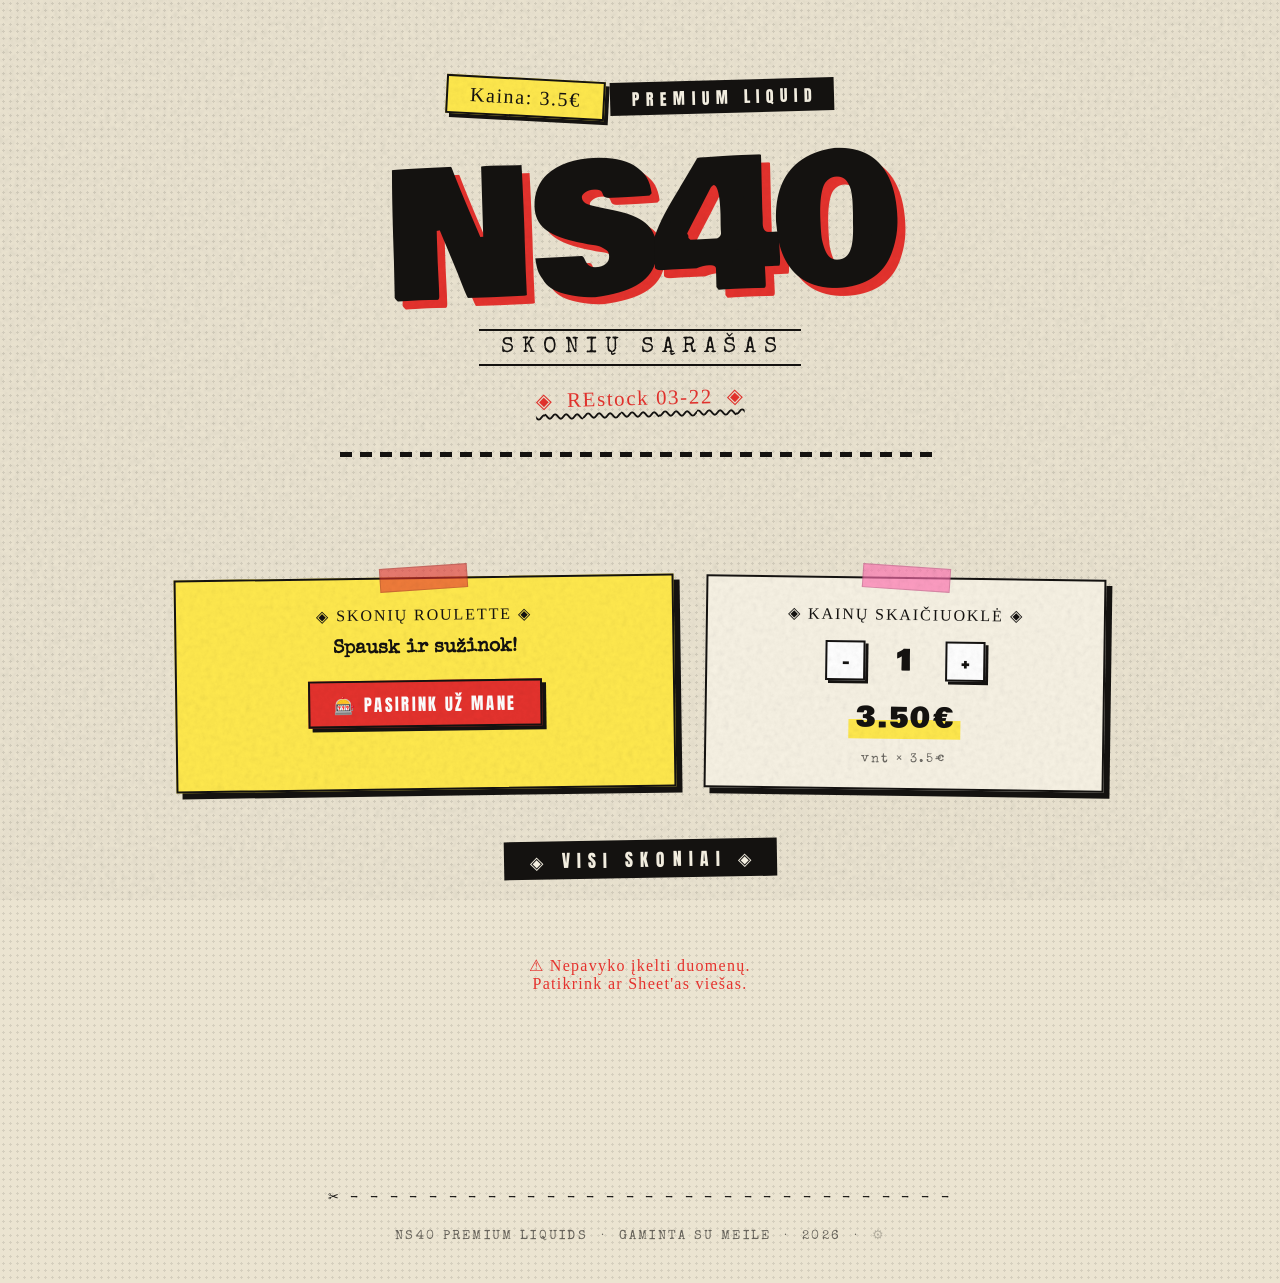
<file: index.html>
<!DOCTYPE html>
<html lang="lt">
<head>
<meta charset="UTF-8">
<meta name="viewport" content="width=device-width, initial-scale=1.0">
<title>NS40 — Premium Liquid Skoniai</title>
<link rel="manifest" href="manifest.json">
<link rel="icon" href="favicon.ico">
<meta name="theme-color" content="#ebe4d1">
<meta name="apple-mobile-web-app-capable" content="yes">
<meta name="apple-mobile-web-app-status-bar-style" content="default">
<meta name="apple-mobile-web-app-title" content="NS40">
<link rel="apple-touch-icon" href="icon-152x152.png">
<link rel="preconnect" href="https://fonts.googleapis.com">
<link rel="preconnect" href="https://fonts.gstatic.com" crossorigin>
<link href="https://fonts.googleapis.com/css2?family=Anton&family=Bowlby+One&family=Permanent+Marker&family=Special+Elite&display=swap" rel="stylesheet">
<style>
  /* ══ ZINE THEME — papier, tusz, taśma, ksero ══ */
  :root {
    --paper:#ebe4d1; --paper-hi:#f7f2e4; --ink:#141210; --ink-soft:rgba(20,18,16,.62);
    --red:#e5322d; --yellow:#ffe94d; --pink:#ff6fb0; --blue:#2447d8; --green:#1d8a4e;
    --f-display:'Bowlby One','Arial Black',Impact,sans-serif;
    --f-marker:'Permanent Marker','Comic Sans MS',cursive;
    --f-type:'Special Elite','Courier New',monospace;
    --f-cond:'Anton',Impact,'Arial Narrow',sans-serif;
  }
  *, *::before, *::after { box-sizing: border-box; margin: 0; padding: 0; }
  html { scroll-behavior: smooth; }
  body {
    font-family: var(--f-type);
    background-color: var(--paper);
    background-image: radial-gradient(rgba(20,18,16,.10) 1px, transparent 1.4px);
    background-size: 7px 7px;
    color: var(--ink);
    min-height: 100vh; overflow-x: hidden;
  }
  ::selection { background: var(--yellow); color: var(--ink); }

  /* neonowy kursor i canvas wyłączone — zin ma zwykły kursor */
  #cursor, .trail { display: none !important; }
  #bgCanvas { display: none; }

  /* ziarno ksero na całej stronie */
  body::before {
    content:''; position:fixed; inset:0; z-index:99990; pointer-events:none;
    background-image:url("data:image/svg+xml,%3Csvg viewBox='0 0 200 200' xmlns='http://www.w3.org/2000/svg'%3E%3Cfilter id='n'%3E%3CfeTurbulence type='fractalNoise' baseFrequency='0.8' numOctaves='3' stitchTiles='stitch'/%3E%3CfeColorMatrix type='saturate' values='0'/%3E%3C/filter%3E%3Crect width='100%25' height='100%25' filter='url(%23n)'/%3E%3C/svg%3E");
    opacity:.16; mix-blend-mode:multiply;
  }
  #main { position:relative; z-index:2; }

  /* LOADER */
  #loader { position:fixed; inset:0; z-index:9999; background:var(--paper); display:flex; flex-direction:column; align-items:center; justify-content:center; transition:opacity 0.8s ease, visibility 0.8s ease; }
  #loader.hide { opacity:0; visibility:hidden; }
  .loader-ring { width:80px; height:80px; border-radius:50%; border:5px dashed var(--ink); animation:spin 2s linear infinite; margin-bottom:28px; position:relative; }
  .loader-ring::before { content:''; position:absolute; inset:9px; border-radius:50%; border:4px dotted var(--red); animation:spin 1.2s linear infinite reverse; }
  @keyframes spin { to{transform:rotate(360deg)} }
  .loader-text { font-family:var(--f-marker); font-size:clamp(1.1rem,4vw,1.5rem); letter-spacing:0.12em; color:var(--ink); background:var(--yellow); padding:2px 12px; rotate:-2deg; animation:textPulse 1.2s ease-in-out infinite; }
  @keyframes textPulse { 0%,100%{opacity:0.5} 50%{opacity:1} }
  .loader-dots { display:flex; gap:10px; margin-top:24px; }
  .loader-dots span { width:12px; height:12px; background:var(--ink); border:2px solid var(--ink); animation:dotBounce 1.2s ease-in-out infinite; }
  .loader-dots span:nth-child(2){animation-delay:0.2s;background:var(--red)}
  .loader-dots span:nth-child(3){animation-delay:0.4s;background:var(--yellow)}
  @keyframes dotBounce { 0%,80%,100%{transform:translateY(0);opacity:0.5} 40%{transform:translateY(-12px);opacity:1} }

  /* TOP NAV */
  .top-nav { display:flex; justify-content:center; padding:18px 20px 0; position:relative; z-index:10; }
  .game-btn { display:inline-flex; align-items:center; gap:7px; font-family:var(--f-cond); font-size:0.85rem; letter-spacing:0.2em; color:var(--ink); border:2.5px solid var(--ink); background:var(--pink); padding:7px 18px; text-decoration:none; box-shadow:3px 3px 0 var(--ink); transition:all 0.15s; }
  .game-btn:hover { transform:translate(-2px,-2px); box-shadow:5px 5px 0 var(--ink); }

  /* HEADER */
  header { text-align:center; padding:clamp(30px,6vw,60px) 20px clamp(20px,4vw,40px); }
  .price-tag { display:inline-block; font-family:var(--f-marker); font-size:clamp(1rem,2.6vw,1.25rem); letter-spacing:0.08em; color:var(--ink); background:var(--yellow); border:2.5px solid var(--ink); padding:6px 22px; box-shadow:4px 4px 0 var(--ink); rotate:3deg; margin-bottom:30px; animation:stickerWobble 3.5s ease-in-out infinite; }
  @keyframes stickerWobble { 0%,100%{rotate:3deg} 50%{rotate:1.5deg} }
  .brand-label { display:inline-block; font-family:var(--f-cond); font-size:clamp(0.8rem,2vw,1rem); letter-spacing:0.38em; color:var(--paper-hi); background:var(--ink); padding:5px 16px 4px 22px; text-transform:uppercase; rotate:-1.5deg; margin-bottom:14px; }
  .hero-title { font-family:var(--f-display); font-size:clamp(4rem,19vw,11rem); font-weight:400; line-height:0.9; letter-spacing:-0.02em; color:var(--ink); text-shadow:0.045em 0.045em 0 var(--red); rotate:-2deg; margin:6px 0 18px; }
  .hero-sub { display:inline-block; font-family:var(--f-type); font-size:clamp(1rem,3vw,1.4rem); letter-spacing:0.35em; color:var(--ink); text-transform:uppercase; border-top:2px solid var(--ink); border-bottom:2px solid var(--ink); padding:5px 16px 5px 22px; margin-bottom:20px; }
  .hero-tagline { font-family:var(--f-marker); font-size:clamp(1rem,2.8vw,1.3rem); letter-spacing:0.08em; color:var(--red); rotate:-1.5deg; text-decoration:underline wavy var(--ink); text-decoration-thickness:1.5px; text-underline-offset:6px; }
  .divider { width:100%; height:5px; max-width:600px; margin:42px auto 0; background:repeating-linear-gradient(90deg,var(--ink) 0 12px,transparent 12px 20px); }

  /* STATS */
  .stats-bar { display:flex; justify-content:center; gap:clamp(14px,4vw,34px); flex-wrap:wrap; padding:34px 20px; }
  .stat-item { text-align:center; background:var(--paper-hi); border:2.5px solid var(--ink); box-shadow:4px 4px 0 var(--ink); padding:10px 20px 8px; min-width:104px; }
  .stat-item:nth-child(odd)  { rotate:-1.5deg; }
  .stat-item:nth-child(even) { rotate:1.2deg; }
  .stat-value { font-family:var(--f-display); font-size:clamp(1.3rem,3.4vw,2rem); font-weight:400; line-height:1.15; color:var(--ink); }
  .stat-item:nth-child(2) .stat-value { color:var(--green); }
  .stat-item:nth-child(3) .stat-value { color:var(--red); }
  .stat-label { font-family:var(--f-cond); font-size:0.8rem; letter-spacing:0.18em; color:var(--ink-soft); text-transform:uppercase; margin-top:4px; }

  /* TOOLS */
  .tools-bar { display:flex; justify-content:center; align-items:stretch; gap:30px; flex-wrap:wrap; padding:12px clamp(16px,4vw,60px) 50px; max-width:1400px; margin:0 auto; }
  .roulette-box, .calc-box { position:relative; border:2.5px solid var(--ink); box-shadow:6px 6px 0 var(--ink); padding:26px 24px 22px; display:flex; flex-direction:column; align-items:center; gap:14px; flex:1; }
  .roulette-box { background:var(--yellow); min-width:300px; max-width:500px; rotate:-0.8deg; }
  .calc-box { background:var(--paper-hi); min-width:260px; max-width:400px; rotate:0.8deg; }
  .roulette-box::before, .calc-box::before { content:''; position:absolute; top:-13px; left:50%; width:88px; height:24px; margin-left:-44px; background:rgba(229,50,45,0.6); border:1px solid rgba(20,18,16,0.15); rotate:-3deg; }
  .calc-box::before { background:rgba(255,111,176,0.65); rotate:3deg; }
  .tool-label { font-family:var(--f-marker); font-size:1rem; letter-spacing:0.12em; color:var(--ink); text-transform:uppercase; }
  #rouletteResult { font-family:var(--f-type); font-size:clamp(1rem,2.4vw,1.2rem); font-weight:700; color:var(--ink); text-align:center; min-height:28px; transition:all 0.3s; }
  #rouletteResult.spinning { animation:rouletteSpin 0.1s linear infinite; color:var(--red); }
  @keyframes rouletteSpin { 0%{opacity:0.3} 50%{opacity:1} 100%{opacity:0.3} }
  #rouletteResult.result { color:var(--yellow); background:var(--ink); padding:2px 12px; animation:resultPop 0.4s cubic-bezier(.17,.67,.3,1.4) forwards; }
  @keyframes resultPop { 0%{transform:scale(0.8) rotate(-3deg)} 100%{transform:scale(1) rotate(-1deg)} }
  .spin-btn { font-family:var(--f-cond); font-size:1.05rem; letter-spacing:0.14em; color:#fff; background:var(--red); border:2.5px solid var(--ink); padding:9px 24px 8px; box-shadow:4px 4px 0 var(--ink); cursor:pointer; transition:all 0.12s; }
  .spin-btn:hover { transform:translate(-2px,-2px); box-shadow:6px 6px 0 var(--ink); }
  .spin-btn:active { transform:translate(3px,3px); box-shadow:1px 1px 0 var(--ink); }
  .spin-btn:disabled { opacity:0.4; cursor:not-allowed; transform:none; box-shadow:4px 4px 0 var(--ink); }
  .qty-controls { display:flex; align-items:center; gap:18px; }
  .qty-btn { width:40px; height:40px; border:2.5px solid var(--ink); background:#fff; color:var(--ink); font-family:var(--f-cond); font-size:1.5rem; line-height:1; cursor:pointer; transition:all 0.12s; display:flex; align-items:center; justify-content:center; box-shadow:3px 3px 0 var(--ink); }
  .qty-btn:hover { background:var(--ink); color:var(--yellow); }
  .qty-btn:active { transform:translate(2px,2px); box-shadow:1px 1px 0 var(--ink); }
  #qtyNum { font-family:var(--f-display); font-size:1.8rem; color:var(--ink); min-width:44px; text-align:center; }
  #calcResult { font-family:var(--f-display); font-size:1.7rem; color:var(--ink); letter-spacing:0.04em; background:linear-gradient(transparent 55%,var(--yellow) 55%); padding:0 8px; }
  .calc-note { font-size:0.8rem; letter-spacing:0.15em; color:var(--ink-soft); }

  /* ROULETTE MODAL */
  #rouletteModal { display:none; position:fixed; inset:0; z-index:8888; background:rgba(20,18,16,0.92); align-items:center; justify-content:center; flex-direction:column; gap:24px; opacity:0; transition:opacity 0.3s ease; }
  #rouletteModal.show { display:flex; }
  #rouletteModal.visible { opacity:1; }
  .modal-inner { width:min(680px,94vw); display:flex; flex-direction:column; align-items:center; gap:22px; }
  .modal-title { font-family:var(--f-marker); font-size:clamp(1rem,3vw,1.4rem); letter-spacing:0.2em; color:var(--ink); background:var(--yellow); padding:3px 16px; rotate:-2deg; }
  #modalStripOuter { position:relative; overflow:hidden; height:120px; border:3px solid var(--paper-hi); background:var(--paper); width:100%; box-shadow:7px 7px 0 var(--red); }
  #modalStripOuter::before,#modalStripOuter::after { content:''; position:absolute; top:0; bottom:0; width:100px; z-index:3; pointer-events:none; }
  #modalStripOuter::before { left:0; background:linear-gradient(90deg,var(--paper),transparent); }
  #modalStripOuter::after  { right:0; background:linear-gradient(-90deg,var(--paper),transparent); }
  #modalMarker { position:absolute; left:50%; top:0; bottom:0; width:4px; background:var(--red); z-index:4; transform:translateX(-50%); }
  #modalMarker::before { content:''; position:absolute; left:50%; top:0; transform:translateX(-50%); width:0; height:0; border-left:9px solid transparent; border-right:9px solid transparent; border-top:13px solid var(--red); }
  #modalMarker::after  { content:''; position:absolute; left:50%; bottom:0; transform:translateX(-50%); width:0; height:0; border-left:9px solid transparent; border-right:9px solid transparent; border-bottom:13px solid var(--red); }
  #modalStrip { display:flex; align-items:center; height:100%; gap:6px; padding:0 4px; will-change:transform; }
  .modal-item { flex-shrink:0; width:130px; height:100px; display:flex; flex-direction:column; align-items:center; justify-content:center; gap:5px; border:2px solid var(--ink); background:var(--paper-hi); padding:8px; }
  .modal-item-bar { width:100%; height:6px; background:var(--yellow); border:1.5px solid var(--ink); margin-bottom:4px; }
  .modal-item-name { font-family:var(--f-cond); font-size:14px; letter-spacing:0.04em; text-transform:uppercase; text-align:center; color:var(--ink); line-height:1.25; overflow:hidden; display:-webkit-box; -webkit-line-clamp:2; -webkit-box-orient:vertical; }
  #modalWon { text-align:center; min-height:50px; display:flex; flex-direction:column; align-items:center; gap:6px; }
  #modalWonName { font-family:var(--f-display); font-size:clamp(1.3rem,4.5vw,2rem); color:var(--yellow); text-shadow:3px 3px 0 var(--red); opacity:0; transform:scale(0.7); transition:all 0.5s cubic-bezier(.17,.67,.3,1.4); letter-spacing:0.03em; }
  #modalWonName.show { opacity:1; transform:scale(1); }
  .modal-close-btn { font-family:var(--f-cond); font-size:1rem; letter-spacing:0.2em; color:var(--ink); background:var(--yellow); border:2.5px solid var(--paper-hi); padding:9px 30px 8px; cursor:pointer; box-shadow:4px 4px 0 var(--red); transition:all 0.15s; display:none; }
  .modal-close-btn.show { display:block; }
  .modal-close-btn:hover { transform:translate(-2px,-2px); box-shadow:6px 6px 0 var(--red); }

  .grid-section { padding:0 clamp(16px,4vw,60px) clamp(60px,10vw,120px); max-width:1400px; margin:0 auto; }
  .section-label { display:table; margin:0 auto 38px; font-family:var(--f-cond); font-size:1.1rem; letter-spacing:0.4em; color:var(--paper-hi); background:var(--ink); padding:6px 18px 5px 26px; text-transform:uppercase; rotate:-1deg; }
  .flavour-grid { display:grid; grid-template-columns:repeat(auto-fill,minmax(min(100%,260px),1fr)); gap:30px 24px; }

  /* LOADING STATE */
  .grid-loading { text-align:center; padding:60px 20px; font-family:var(--f-marker); font-size:1.1rem; letter-spacing:0.15em; color:var(--ink-soft); animation:textPulse 1.2s ease-in-out infinite; grid-column:1/-1; }
  .grid-error { text-align:center; padding:40px 20px; font-family:var(--f-marker); font-size:1rem; letter-spacing:0.08em; color:var(--red); grid-column:1/-1; }

  /* CARDS */
  @keyframes cardIn { from{opacity:0;translate:0 24px;scale:0.95} to{opacity:1;translate:0 0;scale:1} }
  .card { position:relative; background:var(--paper-hi); border:2.5px solid var(--ink); box-shadow:5px 5px 0 var(--ink); padding:26px 20px 22px; transition:transform 0.2s ease, box-shadow 0.2s ease, background 0.2s, rotate 0.2s; cursor:default; opacity:0; animation:cardIn 0.55s ease forwards; }
  .card:nth-child(4n+1) { rotate:-1deg; }
  .card:nth-child(4n+2) { rotate:0.9deg; }
  .card:nth-child(4n+3) { rotate:-0.5deg; }
  .card:nth-child(4n)   { rotate:1.2deg; }
  .card::before { content:''; position:absolute; top:-12px; left:50%; width:62px; height:21px; margin-left:-31px; background:rgba(255,233,77,0.85); border:1px solid rgba(20,18,16,0.15); rotate:-4deg; }
  .card:nth-child(3n+2)::before { rotate:3deg; background:rgba(255,111,176,0.65); }
  .card:nth-child(3n)::before   { rotate:-1deg; background:rgba(36,71,216,0.35); }
  .card:hover { transform:translate(-3px,-4px); rotate:0deg; background:#fff; box-shadow:8px 9px 0 var(--ink); }
  .card.low-stock { border-color:var(--red); box-shadow:5px 5px 0 var(--red); }
  .card.low-stock:hover { box-shadow:8px 9px 0 var(--red); }
  .card.out-of-stock { border-style:dashed; box-shadow:none; background:transparent; }
  .card.out-of-stock.anim-done { opacity:0.45 !important; }
  .card.out-of-stock:hover { transform:none; box-shadow:none; background:transparent; }
  .card.out-of-stock::before { background:rgba(20,18,16,0.12); }
  .card.out-of-stock .card-name { color:var(--ink-soft); text-decoration:line-through; text-decoration-thickness:2px; }
  .card-number { font-family:var(--f-marker); font-size:0.9rem; letter-spacing:0.1em; color:var(--ink-soft); margin-bottom:8px; position:relative; z-index:1; }
  .card-name { font-family:var(--f-cond); font-size:clamp(1.15rem,2.6vw,1.4rem); letter-spacing:0.04em; text-transform:uppercase; color:var(--ink); margin-bottom:18px; line-height:1.2; position:relative; z-index:1; }
  .card-footer { display:flex; align-items:center; justify-content:space-between; position:relative; z-index:1; }
  .stock-dot { width:12px; height:12px; border-radius:50%; flex-shrink:0; border:2px solid var(--ink); }
  .dot-ok  { background:var(--green); }
  .dot-low { background:var(--red); animation:dotBlink 1.4s ease-in-out infinite; }
  .dot-out { background:transparent; border-style:dashed; opacity:0.5; }
  @keyframes dotBlink { 0%,100%{opacity:1} 50%{opacity:0.25} }
  .qty-badge { font-family:var(--f-cond); font-size:0.9rem; letter-spacing:0.14em; padding:4px 14px 3px; background:var(--ink); color:var(--paper-hi); rotate:-2deg; white-space:nowrap; transition:rotate 0.2s; }
  .card:hover .qty-badge { rotate:0deg; }
  .qty-badge.low { background:var(--red); color:#fff; }
  .out-badge { font-family:var(--f-cond); font-size:0.85rem; letter-spacing:0.2em; text-transform:uppercase; padding:4px 12px 3px; border:2px solid var(--ink-soft); color:var(--ink-soft); rotate:-3deg; }
  .card-accent { position:absolute; bottom:0; left:0; right:0; height:7px; background:repeating-linear-gradient(135deg,var(--ink) 0 4px,transparent 4px 8px); opacity:0; transition:opacity 0.25s; }
  .card.low-stock .card-accent { background:repeating-linear-gradient(135deg,var(--red) 0 4px,transparent 4px 8px); }
  .card:hover .card-accent { opacity:1; }
  .card.roulette-pick { background:var(--yellow) !important; border-color:var(--red) !important; box-shadow:8px 8px 0 var(--red) !important; transform:translateY(-6px) scale(1.04) !important; }
  .card.roulette-pick::before { background:rgba(229,50,45,0.6) !important; }

  footer { text-align:center; padding:36px 20px 40px; font-size:0.8rem; letter-spacing:0.18em; color:var(--ink-soft); text-transform:uppercase; position:relative; z-index:2; }
  footer::before { content:'✂ - - - - - - - - - - - - - - - - - - - - - - - - - - - - - - -'; display:block; overflow:hidden; white-space:nowrap; color:var(--ink); margin-bottom:22px; letter-spacing:0.3em; }
  ::-webkit-scrollbar{width:10px} ::-webkit-scrollbar-track{background:var(--paper)} ::-webkit-scrollbar-thumb{background:var(--ink);border:2px solid var(--paper)}
  @media(max-width:480px){.flavour-grid{grid-template-columns:1fr 1fr;gap:26px 14px}.card{padding:22px 14px 18px}.card-name{font-size:1rem}.qty-badge{font-size:0.8rem;padding:3px 9px 2px}.tools-bar{gap:36px}}
  @media(prefers-reduced-motion:reduce){*,*::before,*::after{animation-duration:0.01ms !important;animation-iteration-count:1 !important;animation-delay:0s !important}}
</style>
</head>
<body>
<div id="cursor"></div>
<div id="loader">
  <div class="loader-ring"></div>
  <div class="loader-text">Kraunami skoniai</div>
  <div class="loader-dots"><span></span><span></span><span></span></div>
</div>
<canvas id="bgCanvas"></canvas>
<div id="main">
  <div class="top-nav">
  </div>
  <header>
    <div class="price-tag">Kaina: 3.5€</div>
    <div class="brand-label">Premium Liquid</div>
    <h1 class="hero-title">NS40</h1>
    <p class="hero-sub">Skonių sąrašas</p>
    <p class="hero-tagline">◈ &nbsp;REstock 03-22&nbsp; ◈</p>
    <div class="divider"></div>
  </header>
  <div class="stats-bar" id="statsBar"></div>
  <div class="tools-bar">
    <div class="roulette-box">
      <div class="tool-label">◈ Skonių roulette ◈</div>
      <div id="rouletteResult">Spausk ir sužinok!</div>
      <button class="spin-btn" id="spinBtn">🎰 PASIRINK UŽ MANE</button>
    </div>
    <div class="calc-box">
      <div class="tool-label">◈ Kainų skaičiuoklė ◈</div>
      <div class="qty-controls">
        <button class="qty-btn" id="qtyMinus">−</button>
        <div id="qtyNum">1</div>
        <button class="qty-btn" id="qtyPlus">+</button>
      </div>
      <div id="calcResult">3.50€</div>
      <div class="calc-note">vnt × 3.5€</div>
    </div>
  </div>
  <div class="grid-section">
    <p class="section-label">◈ Visi skoniai ◈</p>
    <div class="flavour-grid" id="flavourGrid">
      <div class="grid-loading">Kraunama iš Google Sheets...</div>
    </div>
  </div>
  <footer>NS40 Premium Liquids &nbsp;·&nbsp; Gaminta su meile &nbsp;·&nbsp; 2026 &nbsp;·&nbsp; <a href="admin.html" style="color:rgba(20,18,16,0.25);text-decoration:none;letter-spacing:0.1em;">⚙</a></footer>
</div>

<!-- ROULETTE MODAL -->
<div id="rouletteModal">
  <div class="modal-inner">
    <div class="modal-title">◈ SKONIŲ ROULETTE ◈</div>
    <div id="modalStripOuter">
      <div id="modalMarker"></div>
      <div id="modalStrip"></div>
    </div>
    <div id="modalWon">
      <div id="modalWonName"></div>
    </div>
    <button class="modal-close-btn" id="modalCloseBtn">UŽDARYTI</button>
  </div>
</div>
<script>
const SHEET_ID  = '13rcjuyYF0pMCZJvFNtRLQECkv873dqIlAsR81G4ubMY';
const SHEET_URL = `https://docs.google.com/spreadsheets/d/${SHEET_ID}/gviz/tq?tqx=out:csv&cachebust=${Date.now()}`;
const PRICE = 3.5;

let flavours = [];
let inStock  = [];

/* ── Parse CSV ── */
function parseCSV(text) {
  const lines = text.trim().split('\n').map(l => l.trim()).filter(Boolean);
  if (lines.length < 2) return [];
  // skip header row
  return lines.slice(1).map((line, i) => {
    // handle quoted CSV values
    const cols = line.match(/(".*?"|[^,]+)(?=,|$)/g) || line.split(',');
    const name = (cols[0] || '').replace(/"/g, '').trim();
    const qty  = parseInt((cols[1] || '0').replace(/"/g, '').trim(), 10) || 0;
    if (!name) return null;
    return { index: i + 1, name: name.charAt(0).toUpperCase() + name.slice(1), qty };
  }).filter(Boolean);
}

function sortFlavours(list) {
  return [...list].sort((a, b) => {
    if (a.qty === 0 && b.qty > 0) return 1;
    if (a.qty > 0 && b.qty === 0) return -1;
    return 0;
  });
}

/* ── Load from Google Sheets ── */
async function loadFromSheets() {
  try {
    const res  = await fetch(SHEET_URL);
    const text = await res.text();
    flavours = sortFlavours(parseCSV(text));
    inStock  = flavours.filter(f => f.qty > 0);
    renderStats();
    renderGrid(flavours);
    fetchLastUpdated();
  } catch (e) {
    document.getElementById('flavourGrid').innerHTML =
      '<div class="grid-error">⚠ Nepavyko įkelti duomenų.<br>Patikrink ar Sheet\'as viešas.</div>';
  }
}

async function fetchLastUpdated() {
  try {
    const url = `https://docs.google.com/spreadsheets/d/${SHEET_ID}/gviz/tq?tqx=out:json&cachebust=${Date.now()}`;
    const res  = await fetch(url);
    const text = await res.text();
    const json = JSON.parse(text.match(/google\.visualization\.Query\.setResponse\(([\s\S]*)\)/)[1]);
    if (json && json.status === 'ok') {
      const now = new Date();
      const pad = n => String(n).padStart(2,'0');
      const str = `${pad(now.getDate())}.${pad(now.getMonth()+1)}.${now.getFullYear()} ${pad(now.getHours())}:${pad(now.getMinutes())}`;
      document.getElementById('lastUpdated').textContent = str;
    }
  } catch(e) {
    document.getElementById('lastUpdated').textContent = '—';
  }
}

/* ── Stats ── */
function renderStats() {
  const total = flavours.length, avail = inStock.length;
  document.getElementById('statsBar').innerHTML = `
    <div class="stat-item"><div class="stat-value">${total}</div><div class="stat-label">Viso skonių</div></div>
    <div class="stat-item"><div class="stat-value">${avail}</div><div class="stat-label">Turimų</div></div>
    <div class="stat-item"><div class="stat-value">${total - avail}</div><div class="stat-label">Išparduota</div></div>
    <div class="stat-item"><div class="stat-value" style="font-size:clamp(0.8rem,2vw,1.1rem)" id="lastUpdated">...</div><div class="stat-label">Atnaujinta</div></div>`;
}

/* ── Grid ── */
function stockClass(qty){ return qty===0?'out-of-stock':qty<=2?'low-stock':''; }
function dotClass(qty)  { return qty===0?'dot-out':qty<=2?'dot-low':'dot-ok'; }
function badgeClass(qty){ return (qty>0&&qty<=2)?'low':''; }

function renderGrid(list) {
  const grid = document.getElementById('flavourGrid');
  if (!list.length) { grid.innerHTML = '<div class="grid-error">Sąrašas tuščias</div>'; return; }
  grid.innerHTML = list.map((f, i) => `
    <div class="card ${stockClass(f.qty)}" id="card-${f.index}" style="animation-delay:${i*0.045}s">
      <div class="card-number">#${String(f.index).padStart(2,'0')}</div>
      <div class="card-name">${f.name}</div>
      <div class="card-footer">
        <span class="stock-dot ${dotClass(f.qty)}"></span>
        ${f.qty > 0
          ? `<span class="qty-badge ${badgeClass(f.qty)}">${f.qty}&nbsp;vnt</span>`
          : `<span class="out-badge">Išparduota</span>`}
      </div>
      <div class="card-accent"></div>
    </div>`).join('');
  grid.querySelectorAll('.card.out-of-stock').forEach(c => {
    c.addEventListener('animationend', () => c.classList.add('anim-done'), { once: true });
  });
}

/* ── Roulette (CSGO modal) ── */
const ITEM_W = 136;
const STRIP_COUNT = 60;
let caseSpinning = false;
let lastPick = null;

function buildModalStrip(items) {
  const strip = document.getElementById('modalStrip');
  strip.innerHTML = '';
  items.forEach(f => {
    const div = document.createElement('div');
    div.className = 'modal-item';
    div.innerHTML = `<div class="modal-item-bar"></div><div class="modal-item-name">${f.name}</div>`;
    strip.appendChild(div);
  });
}

function openRouletteModal() {
  if (inStock.length === 0) return;
  const modal = document.getElementById('rouletteModal');
  const wonName = document.getElementById('modalWonName');
  const closeBtn = document.getElementById('modalCloseBtn');
  wonName.className = '';
  wonName.textContent = '';
  closeBtn.className = 'modal-close-btn';
  modal.classList.add('show');
  requestAnimationFrame(() => modal.classList.add('visible'));

  const winnerIdx = 44 + Math.floor(Math.random() * 8);
  const chosen = inStock[Math.floor(Math.random() * inStock.length)];
  const items = Array.from({length: STRIP_COUNT}, (_, i) => i === winnerIdx ? chosen : inStock[Math.floor(Math.random() * inStock.length)]);
  buildModalStrip(items);

  const strip = document.getElementById('modalStrip');
  const outer = document.getElementById('modalStripOuter');
  const centerOffset = outer.offsetWidth / 2;
  const targetX = -(winnerIdx * ITEM_W + ITEM_W / 2 - centerOffset) + (Math.random() * 60 - 30);

  strip.style.transition = 'none';
  strip.style.transform  = 'translateX(0)';

  requestAnimationFrame(() => requestAnimationFrame(() => {
    const dur = 4200 + Math.random() * 1500;
    strip.style.transition = `transform ${dur}ms cubic-bezier(0.05,0.8,0.3,1)`;
    strip.style.transform  = `translateX(${targetX}px)`;

    setTimeout(() => {
      wonName.textContent = chosen.name;
      wonName.classList.add('show');
      closeBtn.classList.add('show');
      caseSpinning = false;
      document.getElementById('spinBtn').disabled = false;

      setTimeout(() => {
        closeModal(chosen);
      }, 2200);
    }, dur + 200);
  }));
}

function closeModal(chosen) {
  const modal = document.getElementById('rouletteModal');
  modal.classList.remove('visible');
  setTimeout(() => {
    modal.classList.remove('show');
    if (chosen) {
      if (lastPick) document.getElementById('card-' + lastPick)?.classList.remove('roulette-pick');
      lastPick = chosen.index;
      const card = document.getElementById('card-' + chosen.index);
      if (card) { card.classList.add('roulette-pick'); card.scrollIntoView({ behavior:'smooth', block:'center' }); }
      const r = document.getElementById('rouletteResult');
      r.textContent = chosen.name;
      r.className = 'result';
    }
  }, 300);
}

document.getElementById('spinBtn').addEventListener('click', () => {
  if (caseSpinning || inStock.length === 0) return;
  caseSpinning = true;
  document.getElementById('spinBtn').disabled = true;
  openRouletteModal();
});

document.getElementById('modalCloseBtn').addEventListener('click', () => {
  const wonName = document.getElementById('modalWonName');
  const chosen = wonName.textContent ? inStock.find(f => f.name === wonName.textContent) || null : null;
  closeModal(chosen);
});

document.getElementById('rouletteModal').addEventListener('click', e => {
  if (e.target === document.getElementById('rouletteModal') && !caseSpinning) {
    const wonName = document.getElementById('modalWonName');
    const chosen = wonName.textContent ? inStock.find(f => f.name === wonName.textContent) || null : null;
    closeModal(chosen);
  }
});

/* ── Calc ── */
let qty = 1;
function updateCalc() {
  document.getElementById('qtyNum').textContent = qty;
  document.getElementById('calcResult').textContent = (qty * PRICE).toFixed(2) + '€';
}
document.getElementById('qtyPlus').addEventListener('click',  () => { if(qty < 99){ qty++; updateCalc(); } });
document.getElementById('qtyMinus').addEventListener('click', () => { if(qty > 1){ qty--; updateCalc(); } });

/* ── Loader ── */
window.addEventListener('load', () => setTimeout(() => document.getElementById('loader').classList.add('hide'), 2200));

/* ── BG Canvas ── */
const canvas = document.getElementById('bgCanvas'), ctx = canvas.getContext('2d');
function resize(){ canvas.width = window.innerWidth; canvas.height = window.innerHeight; }
resize(); window.addEventListener('resize', resize);
const COLORS = ['#00f5ff','#bf00ff','#ff0080','#0057ff'];
const particles = Array.from({length:70}, () => ({ x:Math.random()*window.innerWidth, y:Math.random()*window.innerHeight, r:Math.random()*1.5+0.3, vx:(Math.random()-.5)*.3, vy:(Math.random()-.5)*.3-.15, color:COLORS[Math.floor(Math.random()*COLORS.length)], alpha:Math.random()*.6+.2, pulse:Math.random()*Math.PI*2 }));
const smokes = Array.from({length:8}, () => ({ x:Math.random()*window.innerWidth, y:Math.random()*window.innerHeight, r:Math.random()*200+100, vx:(Math.random()-.5)*.12, vy:-(Math.random()*.15+.05), alpha:Math.random()*.03+.01, phase:Math.random()*Math.PI*2 }));
function drawBg(){
  ctx.clearRect(0,0,canvas.width,canvas.height);
  let g=ctx.createRadialGradient(canvas.width*.2,canvas.height*.3,0,canvas.width*.2,canvas.height*.3,canvas.width*.55);
  g.addColorStop(0,'rgba(0,87,255,0.04)');g.addColorStop(1,'transparent');ctx.fillStyle=g;ctx.fillRect(0,0,canvas.width,canvas.height);
  g=ctx.createRadialGradient(canvas.width*.8,canvas.height*.7,0,canvas.width*.8,canvas.height*.7,canvas.width*.5);
  g.addColorStop(0,'rgba(191,0,255,0.04)');g.addColorStop(1,'transparent');ctx.fillStyle=g;ctx.fillRect(0,0,canvas.width,canvas.height);
  smokes.forEach(s=>{s.x+=s.vx;s.y+=s.vy;s.phase+=.003;if(s.y+s.r<0){s.y=canvas.height+s.r;s.x=Math.random()*canvas.width;}const sg=ctx.createRadialGradient(s.x,s.y,0,s.x,s.y,s.r);sg.addColorStop(0,`rgba(0,245,255,${s.alpha*(.8+.2*Math.sin(s.phase))})`);sg.addColorStop(1,'transparent');ctx.fillStyle=sg;ctx.beginPath();ctx.arc(s.x,s.y,s.r,0,Math.PI*2);ctx.fill();});
  particles.forEach(p=>{p.x+=p.vx;p.y+=p.vy;p.pulse+=.04;if(p.y<-10){p.y=canvas.height+10;p.x=Math.random()*canvas.width;}if(p.x<-10)p.x=canvas.width+10;if(p.x>canvas.width+10)p.x=-10;const a=p.alpha*(.6+.4*Math.sin(p.pulse));ctx.save();ctx.beginPath();ctx.arc(p.x,p.y,p.r,0,Math.PI*2);ctx.shadowBlur=12;ctx.shadowColor=p.color;ctx.globalAlpha=a;ctx.fillStyle=p.color;ctx.fill();ctx.restore();});
  requestAnimationFrame(drawBg);
}
drawBg();

/* ── Cursor Trail ── */
const cursorEl = document.getElementById('cursor');
const trailColors = ['#00f5ff','#bf00ff','#ff0080','#0057ff'];
const trailPool = [];
const TRAIL_COUNT = 18;
for(let i=0;i<TRAIL_COUNT;i++){
  const t=document.createElement('div'); t.className='trail';
  const size=Math.max(3,10-i*0.4);
  t.style.cssText=`width:${size}px;height:${size}px;opacity:0;background:${trailColors[i%4]};box-shadow:0 0 ${size*1.5}px ${trailColors[i%4]};`;
  document.body.appendChild(t); trailPool.push({el:t});
}
let mouseX=0, mouseY=0;
const trailPositions = Array(TRAIL_COUNT).fill(null).map(()=>({x:0,y:0}));
document.addEventListener('mousemove', e=>{ mouseX=e.clientX; mouseY=e.clientY; cursorEl.style.left=mouseX+'px'; cursorEl.style.top=mouseY+'px'; });
(function animateTrail(){
  trailPositions.unshift({x:mouseX,y:mouseY}); trailPositions.pop();
  trailPool.forEach((t,i)=>{
    const pos=trailPositions[i];
    t.el.style.left=pos.x+'px'; t.el.style.top=pos.y+'px';
    t.el.style.opacity=Math.max(0,(1-i/TRAIL_COUNT)*0.7);
    t.el.style.transform=`translate(-50%,-50%) scale(${Math.max(0.3,1-i/TRAIL_COUNT)})`;
  });
  requestAnimationFrame(animateTrail);
})();

/* ── KONAMI CODE → ADMIN ── */
const KONAMI = ['ArrowUp','ArrowUp','ArrowDown','ArrowDown','ArrowLeft','ArrowRight','ArrowLeft','ArrowRight'];
let konamiIdx = 0;
document.addEventListener('keydown', e => {
  if (e.key === KONAMI[konamiIdx]) {
    konamiIdx++;
    if (konamiIdx === KONAMI.length) {
      konamiIdx = 0;
      // flash effect before redirect
      document.body.style.transition = 'filter 0.3s';
      document.body.style.filter = 'brightness(3)';
      setTimeout(() => { window.location.href = 'admin.html'; }, 300);
    }
  } else {
    konamiIdx = 0;
  }
});

/* ── START ── */
loadFromSheets();

if ('serviceWorker' in navigator) {
  navigator.serviceWorker.register('service-worker.js');
}
</script>
</body>
</html>
</file>
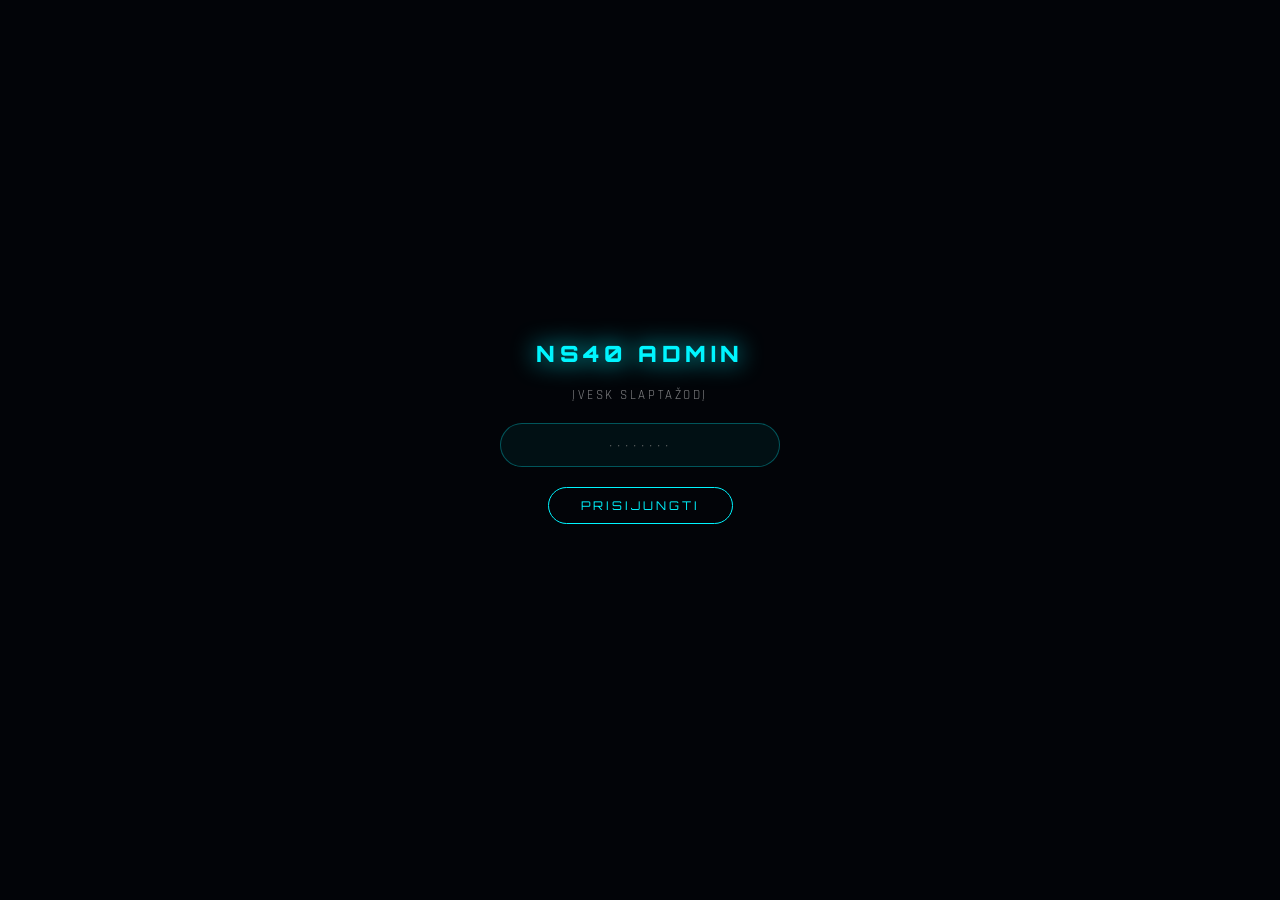
<file: admin (1).html>
<!DOCTYPE html>
<html lang="lt">
<head>
<meta charset="UTF-8">
<meta name="viewport" content="width=device-width, initial-scale=1.0">
<title>NS40 — Admin</title>
<link href="https://fonts.googleapis.com/css2?family=Orbitron:wght@400;700;900&family=Rajdhani:wght@300;400;600&display=swap" rel="stylesheet">
<style>
  :root {
    --neon-cyan:   #00f5ff;
    --neon-purple: #bf00ff;
    --neon-pink:   #ff0080;
    --neon-red:    #ff2040;
    --neon-green:  #00ff99;
    --bg-deep:     #020408;
    --text-dim:    rgba(255,255,255,0.5);
  }
  *, *::before, *::after { box-sizing: border-box; margin: 0; padding: 0; }
  body { font-family: 'Rajdhani', sans-serif; background: var(--bg-deep); color: #fff; min-height: 100vh; }

  /* LOGIN */
  #loginScreen {
    display: flex; flex-direction: column; align-items: center; justify-content: center;
    min-height: 100vh; gap: 20px; padding: 20px;
  }
  .login-title { font-family: 'Orbitron', monospace; font-size: 1.4rem; font-weight: 900; letter-spacing: 0.2em; color: var(--neon-cyan); filter: drop-shadow(0 0 12px var(--neon-cyan)); }
  .login-sub { font-size: 0.8rem; letter-spacing: 0.2em; color: var(--text-dim); }
  #pwInput {
    font-family: 'Orbitron', monospace; font-size: 0.9rem; letter-spacing: 0.2em; text-align: center;
    background: rgba(0,245,255,0.05); border: 1px solid rgba(0,245,255,0.3);
    color: #fff; padding: 12px 24px; border-radius: 100px; outline: none; width: 280px;
  }
  #pwInput:focus { border-color: var(--neon-cyan); box-shadow: 0 0 12px rgba(0,245,255,0.2); }
  .login-btn {
    font-family: 'Orbitron', monospace; font-size: 0.75rem; letter-spacing: 0.25em;
    color: var(--neon-cyan); border: 1px solid var(--neon-cyan);
    background: transparent; padding: 10px 32px; border-radius: 100px;
    cursor: pointer; transition: all 0.3s;
  }
  .login-btn:hover { background: rgba(0,245,255,0.1); filter: drop-shadow(0 0 10px var(--neon-cyan)); }
  #loginError { color: var(--neon-red); font-size: 0.75rem; letter-spacing: 0.2em; min-height: 18px; }

  /* ADMIN PANEL */
  #adminPanel { display: none; max-width: 800px; margin: 0 auto; padding: 30px 20px 80px; }

  .admin-header { display: flex; align-items: center; justify-content: space-between; flex-wrap: wrap; gap: 12px; margin-bottom: 32px; }
  .admin-title { font-family: 'Orbitron', monospace; font-size: 1.2rem; font-weight: 900; background: linear-gradient(135deg, var(--neon-cyan), var(--neon-purple)); -webkit-background-clip: text; -webkit-text-fill-color: transparent; background-clip: text; letter-spacing: 0.1em; }
  .header-btns { display: flex; gap: 10px; flex-wrap: wrap; }

  .back-btn {
    font-family: 'Orbitron', monospace; font-size: 0.65rem; letter-spacing: 0.2em;
    color: var(--text-dim); border: 1px solid rgba(255,255,255,0.1);
    background: transparent; padding: 8px 18px; border-radius: 100px;
    cursor: pointer; text-decoration: none; transition: all 0.3s;
  }
  .back-btn:hover { color: var(--neon-cyan); border-color: rgba(0,245,255,0.3); }

  .save-btn {
    font-family: 'Orbitron', monospace; font-size: 0.7rem; letter-spacing: 0.2em;
    color: #000; background: var(--neon-cyan); border: none;
    padding: 9px 24px; border-radius: 100px; cursor: pointer; transition: all 0.3s;
    font-weight: 700;
  }
  .save-btn:hover { filter: drop-shadow(0 0 12px var(--neon-cyan)); transform: scale(1.03); }
  .save-btn:disabled { opacity: 0.5; cursor: not-allowed; }

  .status-msg { font-family: 'Orbitron', monospace; font-size: 0.7rem; letter-spacing: 0.2em; text-align: center; min-height: 20px; margin-bottom: 16px; }
  .status-msg.ok    { color: var(--neon-green); filter: drop-shadow(0 0 6px var(--neon-green)); }
  .status-msg.err   { color: var(--neon-red); }
  .status-msg.info  { color: var(--text-dim); animation: pulse 1s ease-in-out infinite; }
  @keyframes pulse { 0%,100%{opacity:0.5} 50%{opacity:1} }

  /* TABLE */
  .table-wrap { background: rgba(255,255,255,0.02); border: 1px solid rgba(0,245,255,0.1); border-radius: 16px; overflow: hidden; margin-bottom: 20px; }
  .table-head { display: grid; grid-template-columns: 40px 1fr 120px 44px; gap: 0; background: rgba(0,245,255,0.05); border-bottom: 1px solid rgba(0,245,255,0.1); padding: 12px 16px; }
  .th { font-family: 'Orbitron', monospace; font-size: 0.6rem; letter-spacing: 0.3em; color: var(--text-dim); text-transform: uppercase; }

  .flavour-row { display: grid; grid-template-columns: 40px 1fr 120px 44px; gap: 0; align-items: center; padding: 10px 16px; border-bottom: 1px solid rgba(255,255,255,0.04); transition: background 0.2s; }
  .flavour-row:last-child { border-bottom: none; }
  .flavour-row:hover { background: rgba(255,255,255,0.02); }
  .row-num { font-family: 'Orbitron', monospace; font-size: 0.6rem; color: var(--text-dim); }

  .name-input, .qty-input {
    background: transparent; border: 1px solid transparent;
    color: #fff; font-family: 'Rajdhani', sans-serif; font-size: 0.95rem; font-weight: 600;
    padding: 6px 10px; border-radius: 8px; outline: none; transition: all 0.2s; width: 100%;
  }
  .name-input:focus, .qty-input:focus { border-color: rgba(0,245,255,0.3); background: rgba(0,245,255,0.04); }
  .qty-input { font-family: 'Orbitron', monospace; font-size: 0.85rem; text-align: center; width: 80px; }
  .qty-input.zero { color: rgba(255,255,255,0.3); }
  .qty-input.low  { color: var(--neon-red); }
  .qty-input.ok   { color: var(--neon-green); }

  .del-btn { width: 30px; height: 30px; border-radius: 50%; border: 1px solid rgba(255,32,64,0.25); background: transparent; color: rgba(255,32,64,0.5); font-size: 1rem; cursor: pointer; transition: all 0.2s; display: flex; align-items: center; justify-content: center; }
  .del-btn:hover { border-color: var(--neon-red); color: var(--neon-red); background: rgba(255,32,64,0.08); }

  /* ADD ROW */
  .add-row { display: flex; gap: 10px; align-items: center; padding: 16px; flex-wrap: wrap; }
  .add-name { flex: 1; min-width: 160px; background: rgba(255,255,255,0.03); border: 1px solid rgba(255,255,255,0.08); color: #fff; font-family: 'Rajdhani', sans-serif; font-size: 0.95rem; padding: 9px 14px; border-radius: 10px; outline: none; transition: all 0.2s; }
  .add-name:focus { border-color: rgba(0,245,255,0.3); background: rgba(0,245,255,0.04); }
  .add-name::placeholder { color: rgba(255,255,255,0.2); }
  .add-qty { width: 80px; background: rgba(255,255,255,0.03); border: 1px solid rgba(255,255,255,0.08); color: #fff; font-family: 'Orbitron', monospace; font-size: 0.85rem; text-align: center; padding: 9px 8px; border-radius: 10px; outline: none; transition: all 0.2s; }
  .add-qty:focus { border-color: rgba(0,245,255,0.3); }
  .add-btn { font-family: 'Orbitron', monospace; font-size: 0.65rem; letter-spacing: 0.2em; color: var(--neon-purple); border: 1px solid rgba(191,0,255,0.4); background: rgba(191,0,255,0.06); padding: 9px 20px; border-radius: 100px; cursor: pointer; transition: all 0.3s; white-space: nowrap; }
  .add-btn:hover { background: rgba(191,0,255,0.14); filter: drop-shadow(0 0 8px var(--neon-purple)); }

  .hint { font-size: 0.72rem; letter-spacing: 0.12em; color: var(--text-dim); text-align: center; padding: 0 16px 16px; line-height: 1.6; }
  .hint a { color: var(--neon-cyan); text-decoration: none; }
  .hint a:hover { text-decoration: underline; }
</style>
</head>
<body>

<!-- LOGIN -->
<div id="loginScreen">
  <div class="login-title">NS40 ADMIN</div>
  <div class="login-sub">ĮVESK SLAPTAŽODĮ</div>
  <input id="pwInput" type="password" placeholder="••••••••" autocomplete="current-password" />
  <button class="login-btn" id="loginBtn">PRISIJUNGTI</button>
  <div id="loginError"></div>
</div>

<!-- ADMIN -->
<div id="adminPanel">
  <div class="admin-header">
    <div class="admin-title">◈ NS40 ADMIN ◈</div>
    <div class="header-btns">
      <a href="index.html" class="back-btn">← PUSLAPIS</a>
      <button class="save-btn" id="saveBtn">💾 IŠSAUGOTI</button>
    </div>
  </div>

  <div class="status-msg" id="statusMsg"></div>

  <div class="table-wrap">
    <div class="table-head">
      <div class="th">#</div>
      <div class="th">Pavadinimas</div>
      <div class="th" style="text-align:center">Kiekis</div>
      <div class="th"></div>
    </div>
    <div id="rowsContainer"></div>
    <div class="add-row">
      <input class="add-name" id="addName" type="text" placeholder="Naujas skonis..." maxlength="60" />
      <input class="add-qty"  id="addQty"  type="number" min="0" max="999" value="0" />
      <button class="add-btn" id="addBtn">+ PRIDĖTI</button>
    </div>
  </div>

  <div class="hint">
    Pakeitimai išsaugomi tiesiai į tavo
    <a href="https://docs.google.com/spreadsheets/d/13rcjuyYF0pMCZJvFNtRLQECkv873dqIlAsR81G4ubMY" target="_blank">Google Sheet</a>
    per API. Puslapis atnaujinamas automatiškai.
  </div>
</div>

<script>
/* ── CONFIG ── */
const SHEET_ID  = '13rcjuyYF0pMCZJvFNtRLQECkv873dqIlAsR81G4ubMY';
const ADMIN_PW  = 'ns40admin'; // ← pakeisk slaptažodį čia

/* ── LOGIN ── */
document.getElementById('loginBtn').addEventListener('click', tryLogin);
document.getElementById('pwInput').addEventListener('keydown', e => { if(e.key==='Enter') tryLogin(); });

function tryLogin() {
  const pw = document.getElementById('pwInput').value;
  if (pw === ADMIN_PW) {
    document.getElementById('loginScreen').style.display = 'none';
    document.getElementById('adminPanel').style.display  = 'block';
    loadData();
  } else {
    document.getElementById('loginError').textContent = '⚠ Neteisingas slaptažodis';
    document.getElementById('pwInput').value = '';
  }
}

/* ── DATA ── */
let rows = []; // [{name, qty}]

function parseCSV(text) {
  const lines = text.trim().split('\n').map(l=>l.trim()).filter(Boolean);
  if (lines.length < 2) return [];
  return lines.slice(1).map(line => {
    const cols = line.match(/(".*?"|[^,]+)(?=,|$)/g) || line.split(',');
    const name = (cols[0]||'').replace(/"/g,'').trim();
    const qty  = parseInt((cols[1]||'0').replace(/"/g,'').trim(), 10) || 0;
    return name ? {name, qty} : null;
  }).filter(Boolean);
}

async function loadData() {
  setStatus('Kraunama...', 'info');
  try {
    const res  = await fetch(`https://docs.google.com/spreadsheets/d/${SHEET_ID}/gviz/tq?tqx=out:csv&cachebust=${Date.now()}`);
    const text = await res.text();
    rows = parseCSV(text);
    renderRows();
    setStatus('✓ Duomenys įkelti', 'ok');
    setTimeout(()=>setStatus('',''), 2000);
  } catch(e) {
    setStatus('⚠ Nepavyko įkelti — patikrink ar Sheet\'as viešas', 'err');
  }
}

/* ── RENDER ROWS ── */
function renderRows() {
  const container = document.getElementById('rowsContainer');
  container.innerHTML = rows.map((r, i) => `
    <div class="flavour-row" id="row-${i}">
      <div class="row-num">${i+1}</div>
      <input class="name-input" data-i="${i}" data-field="name" value="${escHtml(r.name)}" maxlength="60" />
      <input class="qty-input ${qtyClass(r.qty)}" data-i="${i}" data-field="qty" type="number" min="0" max="999" value="${r.qty}" />
      <button class="del-btn" data-i="${i}" title="Ištrinti">×</button>
    </div>`).join('');

  container.querySelectorAll('.name-input').forEach(el => el.addEventListener('input', onFieldChange));
  container.querySelectorAll('.qty-input').forEach(el  => el.addEventListener('input', onFieldChange));
  container.querySelectorAll('.del-btn').forEach(el    => el.addEventListener('click', onDelete));
}

function onFieldChange(e) {
  const i     = parseInt(e.target.dataset.i);
  const field = e.target.dataset.field;
  if (field === 'name') { rows[i].name = e.target.value; }
  if (field === 'qty')  {
    rows[i].qty = parseInt(e.target.value, 10) || 0;
    e.target.className = 'qty-input ' + qtyClass(rows[i].qty);
  }
}

function onDelete(e) {
  const i = parseInt(e.target.dataset.i);
  if (confirm(`Ištrinti "${rows[i].name}"?`)) {
    rows.splice(i, 1);
    renderRows();
  }
}

function qtyClass(qty) { return qty===0?'zero':qty<=2?'low':'ok'; }
function escHtml(s) { return s.replace(/&/g,'&amp;').replace(/"/g,'&quot;').replace(/</g,'&lt;'); }

/* ── ADD ── */
document.getElementById('addBtn').addEventListener('click', () => {
  const name = document.getElementById('addName').value.trim();
  const qty  = parseInt(document.getElementById('addQty').value, 10) || 0;
  if (!name) { document.getElementById('addName').focus(); return; }
  rows.push({ name, qty });
  renderRows();
  document.getElementById('addName').value = '';
  document.getElementById('addQty').value  = '0';
  document.getElementById('addName').focus();
});
document.getElementById('addName').addEventListener('keydown', e => {
  if (e.key === 'Enter') document.getElementById('addBtn').click();
});

/* ── SAVE via Google Sheets API ── */
document.getElementById('saveBtn').addEventListener('click', saveData);

async function saveData() {
  const btn = document.getElementById('saveBtn');
  btn.disabled = true;
  setStatus('Saugojama...', 'info');

  // Build CSV
  const csv = 'Pavadinimas,Kiekis\n' + rows.map(r => `"${r.name.replace(/"/g,'""')}",${r.qty}`).join('\n');

  // We use the Apps Script Web App approach
  // Since direct Sheets API needs OAuth, we'll use a public Google Apps Script
  // The user needs to deploy their own Apps Script — we'll guide them
  // For now, download CSV and open Sheet
  const blob = new Blob([csv], {type:'text/csv'});
  const url  = URL.createObjectURL(blob);
  const a    = document.createElement('a');
  a.href = url; a.download = 'ns40_skoniai.csv';
  a.click(); URL.revokeObjectURL(url);

  setStatus('✓ CSV atsisiųstas! Importuok į Google Sheets: Failas → Importuoti', 'ok');
  btn.disabled = false;
}

function setStatus(msg, type) {
  const el = document.getElementById('statusMsg');
  el.textContent = msg;
  el.className = 'status-msg ' + (type||'');
}
</script>
</body>
</html>
</file>
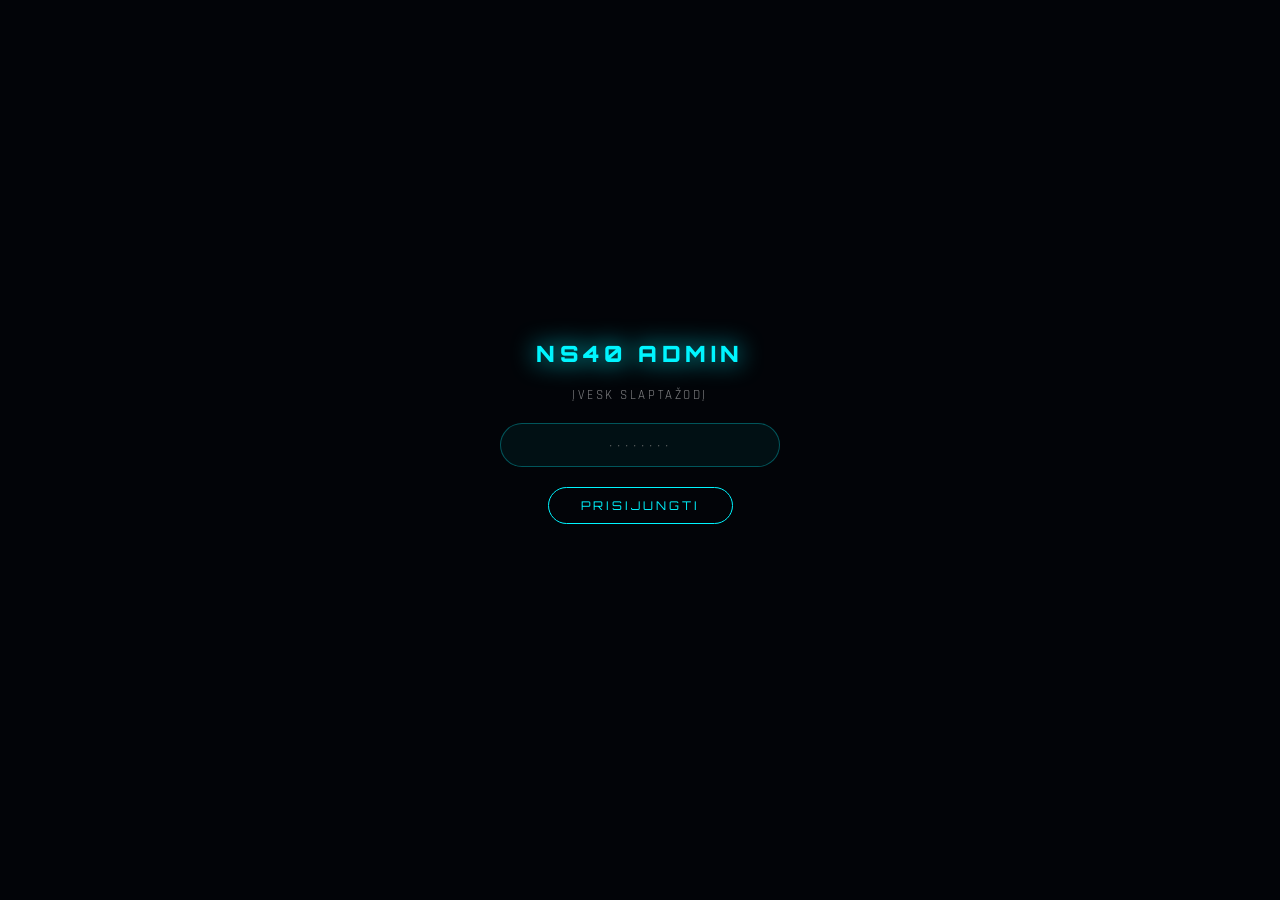
<file: admin (2).html>
<!DOCTYPE html>
<html lang="lt">
<head>
<meta charset="UTF-8">
<meta name="viewport" content="width=device-width, initial-scale=1.0">
<title>NS40 — Admin</title>
<link href="https://fonts.googleapis.com/css2?family=Orbitron:wght@400;700;900&family=Rajdhani:wght@300;400;600&display=swap" rel="stylesheet">
<style>
  :root {
    --neon-cyan:   #00f5ff;
    --neon-purple: #bf00ff;
    --neon-pink:   #ff0080;
    --neon-red:    #ff2040;
    --neon-green:  #00ff99;
    --bg-deep:     #020408;
    --text-dim:    rgba(255,255,255,0.5);
  }
  *, *::before, *::after { box-sizing: border-box; margin: 0; padding: 0; }
  body { font-family: 'Rajdhani', sans-serif; background: var(--bg-deep); color: #fff; min-height: 100vh; }

  /* LOGIN */
  #loginScreen {
    display: flex; flex-direction: column; align-items: center; justify-content: center;
    min-height: 100vh; gap: 20px; padding: 20px;
  }
  .login-title { font-family: 'Orbitron', monospace; font-size: 1.4rem; font-weight: 900; letter-spacing: 0.2em; color: var(--neon-cyan); filter: drop-shadow(0 0 12px var(--neon-cyan)); }
  .login-sub { font-size: 0.8rem; letter-spacing: 0.2em; color: var(--text-dim); }
  #pwInput {
    font-family: 'Orbitron', monospace; font-size: 0.9rem; letter-spacing: 0.2em; text-align: center;
    background: rgba(0,245,255,0.05); border: 1px solid rgba(0,245,255,0.3);
    color: #fff; padding: 12px 24px; border-radius: 100px; outline: none; width: 280px;
  }
  #pwInput:focus { border-color: var(--neon-cyan); box-shadow: 0 0 12px rgba(0,245,255,0.2); }
  .login-btn {
    font-family: 'Orbitron', monospace; font-size: 0.75rem; letter-spacing: 0.25em;
    color: var(--neon-cyan); border: 1px solid var(--neon-cyan);
    background: transparent; padding: 10px 32px; border-radius: 100px;
    cursor: pointer; transition: all 0.3s;
  }
  .login-btn:hover { background: rgba(0,245,255,0.1); filter: drop-shadow(0 0 10px var(--neon-cyan)); }
  #loginError { color: var(--neon-red); font-size: 0.75rem; letter-spacing: 0.2em; min-height: 18px; }

  /* ADMIN PANEL */
  #adminPanel { display: none; max-width: 800px; margin: 0 auto; padding: 30px 20px 80px; }

  .admin-header { display: flex; align-items: center; justify-content: space-between; flex-wrap: wrap; gap: 12px; margin-bottom: 32px; }
  .admin-title { font-family: 'Orbitron', monospace; font-size: 1.2rem; font-weight: 900; background: linear-gradient(135deg, var(--neon-cyan), var(--neon-purple)); -webkit-background-clip: text; -webkit-text-fill-color: transparent; background-clip: text; letter-spacing: 0.1em; }
  .header-btns { display: flex; gap: 10px; flex-wrap: wrap; }

  .back-btn {
    font-family: 'Orbitron', monospace; font-size: 0.65rem; letter-spacing: 0.2em;
    color: var(--text-dim); border: 1px solid rgba(255,255,255,0.1);
    background: transparent; padding: 8px 18px; border-radius: 100px;
    cursor: pointer; text-decoration: none; transition: all 0.3s;
  }
  .back-btn:hover { color: var(--neon-cyan); border-color: rgba(0,245,255,0.3); }

  .save-btn {
    font-family: 'Orbitron', monospace; font-size: 0.7rem; letter-spacing: 0.2em;
    color: #000; background: var(--neon-cyan); border: none;
    padding: 9px 24px; border-radius: 100px; cursor: pointer; transition: all 0.3s;
    font-weight: 700;
  }
  .save-btn:hover { filter: drop-shadow(0 0 12px var(--neon-cyan)); transform: scale(1.03); }
  .save-btn:disabled { opacity: 0.5; cursor: not-allowed; }

  .status-msg { font-family: 'Orbitron', monospace; font-size: 0.7rem; letter-spacing: 0.2em; text-align: center; min-height: 20px; margin-bottom: 16px; }
  .status-msg.ok    { color: var(--neon-green); filter: drop-shadow(0 0 6px var(--neon-green)); }
  .status-msg.err   { color: var(--neon-red); }
  .status-msg.info  { color: var(--text-dim); animation: pulse 1s ease-in-out infinite; }
  @keyframes pulse { 0%,100%{opacity:0.5} 50%{opacity:1} }

  /* TABLE */
  .table-wrap { background: rgba(255,255,255,0.02); border: 1px solid rgba(0,245,255,0.1); border-radius: 16px; overflow: hidden; margin-bottom: 20px; }
  .table-head { display: grid; grid-template-columns: 40px 1fr 120px 44px; gap: 0; background: rgba(0,245,255,0.05); border-bottom: 1px solid rgba(0,245,255,0.1); padding: 12px 16px; }
  .th { font-family: 'Orbitron', monospace; font-size: 0.6rem; letter-spacing: 0.3em; color: var(--text-dim); text-transform: uppercase; }

  .flavour-row { display: grid; grid-template-columns: 40px 1fr 120px 44px; gap: 0; align-items: center; padding: 10px 16px; border-bottom: 1px solid rgba(255,255,255,0.04); transition: background 0.2s; }
  .flavour-row:last-child { border-bottom: none; }
  .flavour-row:hover { background: rgba(255,255,255,0.02); }
  .row-num { font-family: 'Orbitron', monospace; font-size: 0.6rem; color: var(--text-dim); }

  .name-input, .qty-input {
    background: transparent; border: 1px solid transparent;
    color: #fff; font-family: 'Rajdhani', sans-serif; font-size: 0.95rem; font-weight: 600;
    padding: 6px 10px; border-radius: 8px; outline: none; transition: all 0.2s; width: 100%;
  }
  .name-input:focus, .qty-input:focus { border-color: rgba(0,245,255,0.3); background: rgba(0,245,255,0.04); }
  .qty-input { font-family: 'Orbitron', monospace; font-size: 0.85rem; text-align: center; width: 80px; }
  .qty-input.zero { color: rgba(255,255,255,0.3); }
  .qty-input.low  { color: var(--neon-red); }
  .qty-input.ok   { color: var(--neon-green); }

  .del-btn { width: 30px; height: 30px; border-radius: 50%; border: 1px solid rgba(255,32,64,0.25); background: transparent; color: rgba(255,32,64,0.5); font-size: 1rem; cursor: pointer; transition: all 0.2s; display: flex; align-items: center; justify-content: center; }
  .del-btn:hover { border-color: var(--neon-red); color: var(--neon-red); background: rgba(255,32,64,0.08); }

  /* ADD ROW */
  .add-row { display: flex; gap: 10px; align-items: center; padding: 16px; flex-wrap: wrap; }
  .add-name { flex: 1; min-width: 160px; background: rgba(255,255,255,0.03); border: 1px solid rgba(255,255,255,0.08); color: #fff; font-family: 'Rajdhani', sans-serif; font-size: 0.95rem; padding: 9px 14px; border-radius: 10px; outline: none; transition: all 0.2s; }
  .add-name:focus { border-color: rgba(0,245,255,0.3); background: rgba(0,245,255,0.04); }
  .add-name::placeholder { color: rgba(255,255,255,0.2); }
  .add-qty { width: 80px; background: rgba(255,255,255,0.03); border: 1px solid rgba(255,255,255,0.08); color: #fff; font-family: 'Orbitron', monospace; font-size: 0.85rem; text-align: center; padding: 9px 8px; border-radius: 10px; outline: none; transition: all 0.2s; }
  .add-qty:focus { border-color: rgba(0,245,255,0.3); }
  .add-btn { font-family: 'Orbitron', monospace; font-size: 0.65rem; letter-spacing: 0.2em; color: var(--neon-purple); border: 1px solid rgba(191,0,255,0.4); background: rgba(191,0,255,0.06); padding: 9px 20px; border-radius: 100px; cursor: pointer; transition: all 0.3s; white-space: nowrap; }
  .add-btn:hover { background: rgba(191,0,255,0.14); filter: drop-shadow(0 0 8px var(--neon-purple)); }

  .hint { font-size: 0.72rem; letter-spacing: 0.12em; color: var(--text-dim); text-align: center; padding: 0 16px 16px; line-height: 1.6; }
  .hint a { color: var(--neon-cyan); text-decoration: none; }
  .hint a:hover { text-decoration: underline; }
</style>
</head>
<body>

<!-- LOGIN -->
<div id="loginScreen">
  <div class="login-title">NS40 ADMIN</div>
  <div class="login-sub">ĮVESK SLAPTAŽODĮ</div>
  <input id="pwInput" type="password" placeholder="••••••••" autocomplete="current-password" />
  <button class="login-btn" id="loginBtn">PRISIJUNGTI</button>
  <div id="loginError"></div>
</div>

<!-- ADMIN -->
<div id="adminPanel">
  <div class="admin-header">
    <div class="admin-title">◈ NS40 ADMIN ◈</div>
    <div class="header-btns">
      <a href="index.html" class="back-btn">← PUSLAPIS</a>
      <button class="save-btn" id="saveBtn">💾 IŠSAUGOTI</button>
    </div>
  </div>

  <div class="status-msg" id="statusMsg"></div>

  <div class="table-wrap">
    <div class="table-head">
      <div class="th">#</div>
      <div class="th">Pavadinimas</div>
      <div class="th" style="text-align:center">Kiekis</div>
      <div class="th"></div>
    </div>
    <div id="rowsContainer"></div>
    <div class="add-row">
      <input class="add-name" id="addName" type="text" placeholder="Naujas skonis..." maxlength="60" />
      <input class="add-qty"  id="addQty"  type="number" min="0" max="999" value="0" />
      <button class="add-btn" id="addBtn">+ PRIDĖTI</button>
    </div>
  </div>

  <div class="hint">
    Pakeitimai išsaugomi tiesiai į tavo
    <a href="https://docs.google.com/spreadsheets/d/13rcjuyYF0pMCZJvFNtRLQECkv873dqIlAsR81G4ubMY" target="_blank">Google Sheet</a>
    per API. Puslapis atnaujinamas automatiškai.
  </div>
</div>

<script>
/* ── CONFIG ── */
const SHEET_ID  = '13rcjuyYF0pMCZJvFNtRLQECkv873dqIlAsR81G4ubMY';
const ADMIN_PW  = 'ns40admin'; // ← pakeisk slaptažodį čia

/* ── LOGIN ── */
document.getElementById('loginBtn').addEventListener('click', tryLogin);
document.getElementById('pwInput').addEventListener('keydown', e => { if(e.key==='Enter') tryLogin(); });

function tryLogin() {
  const pw = document.getElementById('pwInput').value;
  if (pw === ADMIN_PW) {
    document.getElementById('loginScreen').style.display = 'none';
    document.getElementById('adminPanel').style.display  = 'block';
    loadData();
  } else {
    document.getElementById('loginError').textContent = '⚠ Neteisingas slaptažodis';
    document.getElementById('pwInput').value = '';
  }
}

/* ── DATA ── */
let rows = []; // [{name, qty}]

function parseCSV(text) {
  const lines = text.trim().split('\n').map(l=>l.trim()).filter(Boolean);
  if (lines.length < 2) return [];
  return lines.slice(1).map(line => {
    const cols = line.match(/(".*?"|[^,]+)(?=,|$)/g) || line.split(',');
    const name = (cols[0]||'').replace(/"/g,'').trim();
    const qty  = parseInt((cols[1]||'0').replace(/"/g,'').trim(), 10) || 0;
    return name ? {name, qty} : null;
  }).filter(Boolean);
}

async function loadData() {
  setStatus('Kraunama...', 'info');
  try {
    const res  = await fetch(`https://docs.google.com/spreadsheets/d/${SHEET_ID}/gviz/tq?tqx=out:csv&cachebust=${Date.now()}`);
    const text = await res.text();
    rows = parseCSV(text);
    renderRows();
    setStatus('✓ Duomenys įkelti', 'ok');
    setTimeout(()=>setStatus('',''), 2000);
  } catch(e) {
    setStatus('⚠ Nepavyko įkelti — patikrink ar Sheet\'as viešas', 'err');
  }
}

/* ── RENDER ROWS ── */
function renderRows() {
  const container = document.getElementById('rowsContainer');
  container.innerHTML = rows.map((r, i) => `
    <div class="flavour-row" id="row-${i}">
      <div class="row-num">${i+1}</div>
      <input class="name-input" data-i="${i}" data-field="name" value="${escHtml(r.name)}" maxlength="60" />
      <input class="qty-input ${qtyClass(r.qty)}" data-i="${i}" data-field="qty" type="number" min="0" max="999" value="${r.qty}" />
      <button class="del-btn" data-i="${i}" title="Ištrinti">×</button>
    </div>`).join('');

  container.querySelectorAll('.name-input').forEach(el => el.addEventListener('input', onFieldChange));
  container.querySelectorAll('.qty-input').forEach(el  => el.addEventListener('input', onFieldChange));
  container.querySelectorAll('.del-btn').forEach(el    => el.addEventListener('click', onDelete));
}

function onFieldChange(e) {
  const i     = parseInt(e.target.dataset.i);
  const field = e.target.dataset.field;
  if (field === 'name') { rows[i].name = e.target.value; }
  if (field === 'qty')  {
    rows[i].qty = parseInt(e.target.value, 10) || 0;
    e.target.className = 'qty-input ' + qtyClass(rows[i].qty);
  }
}

function onDelete(e) {
  const i = parseInt(e.target.dataset.i);
  if (confirm(`Ištrinti "${rows[i].name}"?`)) {
    rows.splice(i, 1);
    renderRows();
  }
}

function qtyClass(qty) { return qty===0?'zero':qty<=2?'low':'ok'; }
function escHtml(s) { return s.replace(/&/g,'&amp;').replace(/"/g,'&quot;').replace(/</g,'&lt;'); }

/* ── ADD ── */
document.getElementById('addBtn').addEventListener('click', () => {
  const name = document.getElementById('addName').value.trim();
  const qty  = parseInt(document.getElementById('addQty').value, 10) || 0;
  if (!name) { document.getElementById('addName').focus(); return; }
  rows.push({ name, qty });
  renderRows();
  document.getElementById('addName').value = '';
  document.getElementById('addQty').value  = '0';
  document.getElementById('addName').focus();
});
document.getElementById('addName').addEventListener('keydown', e => {
  if (e.key === 'Enter') document.getElementById('addBtn').click();
});

const SCRIPT_URL = 'https://script.google.com/macros/s/AKfycbwRHqxRdW5pOFLVaH841cwCMmksyBIfx77JFMwL8k_5lk_6PkiJjjb9xx197ZoW7XU/exec';

/* ── SAVE via Apps Script ── */
document.getElementById('saveBtn').addEventListener('click', saveData);

async function saveData() {
  const btn = document.getElementById('saveBtn');
  btn.disabled = true;
  setStatus('Saugojama...', 'info');
  try {
    await fetch(SCRIPT_URL, {
      method: 'POST',
      mode: 'no-cors',
      headers: { 'Content-Type': 'application/json' },
      body: JSON.stringify({ rows })
    });
    setStatus('✓ Išsaugota! Puslapis atnaujintas.', 'ok');
    setTimeout(() => setStatus('', ''), 3000);
  } catch(e) {
    setStatus('⚠ Nepavyko išsaugoti', 'err');
  }
  btn.disabled = false;
}

function setStatus(msg, type) {
  const el = document.getElementById('statusMsg');
  el.textContent = msg;
  el.className = 'status-msg ' + (type||'');
}
</script>
</body>
</html>
</file>
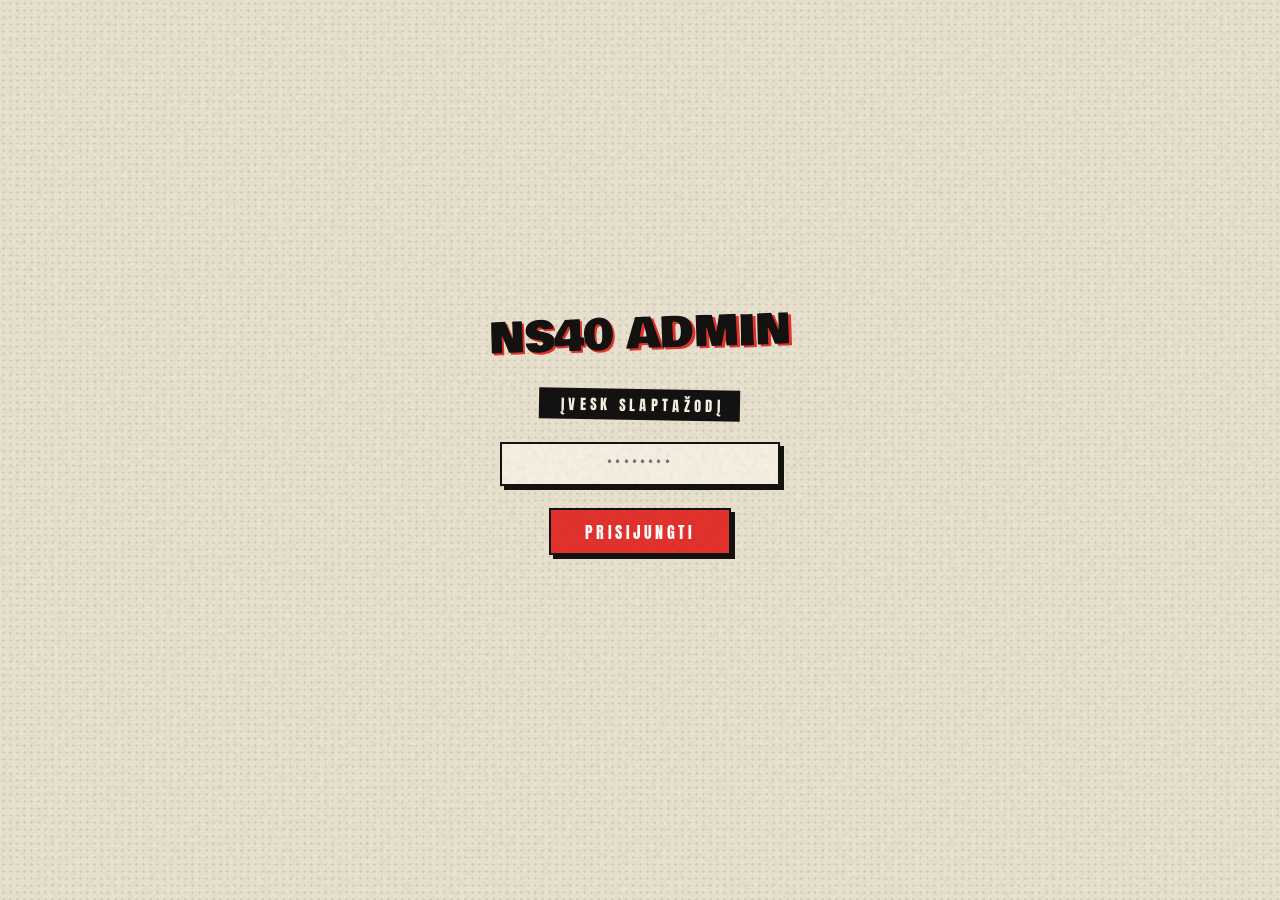
<file: admin.html>
<!DOCTYPE html>
<html lang="lt">
<head>
<meta charset="UTF-8">
<meta name="viewport" content="width=device-width, initial-scale=1.0">
<title>NS40 — Admin</title>
<link rel="preconnect" href="https://fonts.googleapis.com">
<link rel="preconnect" href="https://fonts.gstatic.com" crossorigin>
<link href="https://fonts.googleapis.com/css2?family=Anton&family=Bowlby+One&family=Permanent+Marker&family=Special+Elite&display=swap" rel="stylesheet">
<style>
  /* ══ ZINE THEME — admin ══ */
  :root {
    --paper:#ebe4d1; --paper-hi:#f7f2e4; --ink:#141210; --ink-soft:rgba(20,18,16,.62);
    --red:#e5322d; --yellow:#ffe94d; --pink:#ff6fb0; --green:#1d8a4e;
    --f-display:'Bowlby One','Arial Black',Impact,sans-serif;
    --f-marker:'Permanent Marker','Comic Sans MS',cursive;
    --f-type:'Special Elite','Courier New',monospace;
    --f-cond:'Anton',Impact,'Arial Narrow',sans-serif;
  }
  *, *::before, *::after { box-sizing: border-box; margin: 0; padding: 0; }
  body {
    font-family: var(--f-type); color: var(--ink); min-height: 100vh;
    background-color: var(--paper);
    background-image: radial-gradient(rgba(20,18,16,.10) 1px, transparent 1.4px);
    background-size: 7px 7px;
  }
  ::selection { background: var(--yellow); color: var(--ink); }
  body::before {
    content:''; position:fixed; inset:0; z-index:99990; pointer-events:none;
    background-image:url("data:image/svg+xml,%3Csvg viewBox='0 0 200 200' xmlns='http://www.w3.org/2000/svg'%3E%3Cfilter id='n'%3E%3CfeTurbulence type='fractalNoise' baseFrequency='0.8' numOctaves='3' stitchTiles='stitch'/%3E%3CfeColorMatrix type='saturate' values='0'/%3E%3C/filter%3E%3Crect width='100%25' height='100%25' filter='url(%23n)'/%3E%3C/svg%3E");
    opacity:.16; mix-blend-mode:multiply;
  }

  /* LOGIN */
  #loginScreen {
    display: flex; flex-direction: column; align-items: center; justify-content: center;
    min-height: 100vh; gap: 22px; padding: 20px;
  }
  .login-title { font-family: var(--f-display); font-size: clamp(1.8rem,7vw,2.6rem); color: var(--ink); text-shadow: .05em .05em 0 var(--red); rotate: -2deg; }
  .login-sub { font-family: var(--f-cond); font-size: .9rem; letter-spacing: .3em; color: var(--paper-hi); background: var(--ink); padding: 5px 16px 4px 22px; rotate: 1deg; }
  #pwInput {
    font-family: var(--f-type); font-size: 1rem; letter-spacing: .2em; text-align: center;
    background: var(--paper-hi); border: 2.5px solid var(--ink); box-shadow: 4px 4px 0 var(--ink);
    color: var(--ink); padding: 12px 24px; border-radius: 0; outline: none; width: 280px; max-width: 90vw;
    transition: all .15s;
  }
  #pwInput:focus { background: #fffbd1; box-shadow: 6px 6px 0 var(--red); }
  .login-btn {
    font-family: var(--f-cond); font-size: 1rem; letter-spacing: .22em;
    color: #fff; background: var(--red); border: 2.5px solid var(--ink); box-shadow: 4px 4px 0 var(--ink);
    padding: 10px 34px 9px; cursor: pointer; transition: all .12s;
  }
  .login-btn:hover { transform: translate(-2px,-2px); box-shadow: 6px 6px 0 var(--ink); }
  .login-btn:active { transform: translate(3px,3px); box-shadow: 1px 1px 0 var(--ink); }
  #loginError { color: var(--red); font-family: var(--f-marker); font-size: .95rem; letter-spacing: .08em; min-height: 22px; }

  /* ADMIN PANEL */
  #adminPanel { display: none; max-width: 800px; margin: 0 auto; padding: 30px 20px 80px; position: relative; z-index: 2; }

  .admin-header { display: flex; align-items: center; justify-content: space-between; flex-wrap: wrap; gap: 14px; margin-bottom: 32px; }
  .admin-title { font-family: var(--f-display); font-size: clamp(1.1rem,4vw,1.5rem); color: var(--ink); background: linear-gradient(transparent 55%, var(--yellow) 55%); padding: 0 8px; rotate: -1.5deg; letter-spacing: .02em; }
  .header-btns { display: flex; gap: 12px; flex-wrap: wrap; }

  .back-btn {
    font-family: var(--f-cond); font-size: .85rem; letter-spacing: .16em;
    color: var(--ink); border: 2.5px solid var(--ink); background: var(--paper-hi);
    padding: 8px 18px 7px; cursor: pointer; text-decoration: none; box-shadow: 3px 3px 0 var(--ink); transition: all .12s;
  }
  .back-btn:hover { background: var(--yellow); transform: translate(-2px,-2px); box-shadow: 5px 5px 0 var(--ink); }

  .save-btn {
    font-family: var(--f-cond); font-size: .9rem; letter-spacing: .16em;
    color: #fff; background: var(--red); border: 2.5px solid var(--ink); box-shadow: 4px 4px 0 var(--ink);
    padding: 8px 22px 7px; cursor: pointer; transition: all .12s;
  }
  .save-btn:hover { transform: translate(-2px,-2px); box-shadow: 6px 6px 0 var(--ink); }
  .save-btn:active { transform: translate(3px,3px); box-shadow: 1px 1px 0 var(--ink); }
  .save-btn:disabled { opacity: .5; cursor: not-allowed; transform: none; box-shadow: 4px 4px 0 var(--ink); }

  .status-msg { font-family: var(--f-marker); font-size: .95rem; letter-spacing: .08em; text-align: center; min-height: 24px; margin-bottom: 16px; }
  .status-msg.ok    { color: var(--green); }
  .status-msg.err   { color: var(--red); }
  .status-msg.info  { color: var(--ink-soft); animation: pulse 1s ease-in-out infinite; }
  @keyframes pulse { 0%,100%{opacity:.5} 50%{opacity:1} }

  /* TABLE */
  .table-wrap { background: var(--paper-hi); border: 2.5px solid var(--ink); box-shadow: 7px 7px 0 var(--ink); overflow: hidden; margin-bottom: 24px; }
  .table-head { display: grid; grid-template-columns: 40px 1fr 120px 44px; gap: 0; background: var(--ink); padding: 12px 16px; }
  .th { font-family: var(--f-cond); font-size: .8rem; letter-spacing: .25em; color: var(--paper-hi); text-transform: uppercase; }

  .flavour-row { display: grid; grid-template-columns: 40px 1fr 120px 44px; gap: 0; align-items: center; padding: 8px 16px; border-bottom: 1.5px dashed rgba(20,18,16,.3); transition: background .15s; }
  .flavour-row:last-child { border-bottom: none; }
  .flavour-row:hover { background: rgba(255,233,77,.3); }
  .row-num { font-family: var(--f-marker); font-size: .85rem; color: var(--ink-soft); }

  .name-input, .qty-input {
    background: transparent; border: 1.5px solid transparent;
    color: var(--ink); font-family: var(--f-type); font-size: 1rem; font-weight: 700;
    padding: 6px 10px; border-radius: 0; outline: none; transition: all .15s; width: 100%;
  }
  .name-input:focus, .qty-input:focus { border-color: var(--ink); background: #fffbd1; }
  .qty-input { font-family: var(--f-display); font-size: .95rem; font-weight: 400; text-align: center; width: 80px; }
  .qty-input.zero { color: var(--ink-soft); }
  .qty-input.low  { color: var(--red); }
  .qty-input.ok   { color: var(--green); }

  .del-btn { width: 30px; height: 30px; border: 2px solid var(--ink); background: var(--paper-hi); color: var(--red); font-family: var(--f-cond); font-size: 1.1rem; line-height: 1; cursor: pointer; transition: all .12s; display: flex; align-items: center; justify-content: center; }
  .del-btn:hover { background: var(--red); color: #fff; }

  /* ADD ROW */
  .add-row { display: flex; gap: 12px; align-items: center; padding: 18px 16px; flex-wrap: wrap; border-top: 2.5px solid var(--ink); background: rgba(20,18,16,.04); }
  .add-name { flex: 1; min-width: 160px; background: #fff; border: 2px solid var(--ink); color: var(--ink); font-family: var(--f-type); font-size: 1rem; padding: 9px 14px; border-radius: 0; outline: none; transition: all .15s; }
  .add-name:focus { background: #fffbd1; box-shadow: 3px 3px 0 var(--ink); }
  .add-name::placeholder { color: rgba(20,18,16,.4); }
  .add-qty { width: 80px; background: #fff; border: 2px solid var(--ink); color: var(--ink); font-family: var(--f-display); font-size: .9rem; text-align: center; padding: 9px 8px; border-radius: 0; outline: none; transition: all .15s; }
  .add-qty:focus { background: #fffbd1; box-shadow: 3px 3px 0 var(--ink); }
  .add-btn { font-family: var(--f-cond); font-size: .85rem; letter-spacing: .16em; color: var(--ink); border: 2.5px solid var(--ink); background: var(--yellow); box-shadow: 3px 3px 0 var(--ink); padding: 8px 20px 7px; cursor: pointer; transition: all .12s; white-space: nowrap; }
  .add-btn:hover { transform: translate(-2px,-2px); box-shadow: 5px 5px 0 var(--ink); }
  .add-btn:active { transform: translate(2px,2px); box-shadow: 1px 1px 0 var(--ink); }

  .hint { font-size: .85rem; letter-spacing: .08em; color: var(--ink-soft); text-align: center; padding: 0 16px 16px; line-height: 1.7; }
  .hint a { color: var(--red); text-decoration: underline wavy; text-underline-offset: 4px; }
  .hint a:hover { background: var(--yellow); color: var(--ink); }
  ::-webkit-scrollbar{width:10px} ::-webkit-scrollbar-track{background:var(--paper)} ::-webkit-scrollbar-thumb{background:var(--ink);border:2px solid var(--paper)}
  @media(max-width:480px){.table-head,.flavour-row{grid-template-columns:26px 1fr 76px 36px;padding-left:10px;padding-right:10px}.qty-input{width:62px;padding:6px 4px}.name-input{padding:6px 6px}}
  @media(prefers-reduced-motion:reduce){*,*::before,*::after{animation-duration:0.01ms !important;animation-iteration-count:1 !important}}
</style>
</head>
<body>

<!-- LOGIN -->
<div id="loginScreen">
  <div class="login-title">NS40 ADMIN</div>
  <div class="login-sub">ĮVESK SLAPTAŽODĮ</div>
  <input id="pwInput" type="password" placeholder="••••••••" autocomplete="current-password" />
  <button class="login-btn" id="loginBtn">PRISIJUNGTI</button>
  <div id="loginError"></div>
</div>

<!-- ADMIN -->
<div id="adminPanel">
  <div class="admin-header">
    <div class="admin-title">◈ NS40 ADMIN ◈</div>
    <div class="header-btns">
      <a href="index.html" class="back-btn">← PUSLAPIS</a>
      <button class="save-btn" id="saveBtn">💾 IŠSAUGOTI</button>
    </div>
  </div>

  <div class="status-msg" id="statusMsg"></div>

  <div class="table-wrap">
    <div class="table-head">
      <div class="th">#</div>
      <div class="th">Pavadinimas</div>
      <div class="th" style="text-align:center">Kiekis</div>
      <div class="th"></div>
    </div>
    <div id="rowsContainer"></div>
    <div class="add-row">
      <input class="add-name" id="addName" type="text" placeholder="Naujas skonis..." maxlength="60" />
      <input class="add-qty"  id="addQty"  type="number" min="0" max="999" value="0" />
      <button class="add-btn" id="addBtn">+ PRIDĖTI</button>
    </div>
  </div>

  <div class="hint">
    Pakeitimai išsaugomi tiesiai į tavo
    <a href="https://docs.google.com/spreadsheets/d/13rcjuyYF0pMCZJvFNtRLQECkv873dqIlAsR81G4ubMY" target="_blank">Google Sheet</a>
    per API. Puslapis atnaujinamas automatiškai.
  </div>
</div>

<script>
/* ── CONFIG ── */
const SHEET_ID  = '13rcjuyYF0pMCZJvFNtRLQECkv873dqIlAsR81G4ubMY';
const ADMIN_PW  = 'ns40admin'; // ← pakeisk slaptažodį čia

/* ── LOGIN ── */
document.getElementById('loginBtn').addEventListener('click', tryLogin);
document.getElementById('pwInput').addEventListener('keydown', e => { if(e.key==='Enter') tryLogin(); });

function tryLogin() {
  const pw = document.getElementById('pwInput').value;
  if (pw === ADMIN_PW) {
    document.getElementById('loginScreen').style.display = 'none';
    document.getElementById('adminPanel').style.display  = 'block';
    loadData();
  } else {
    document.getElementById('loginError').textContent = '⚠ Neteisingas slaptažodis';
    document.getElementById('pwInput').value = '';
  }
}

/* ── DATA ── */
let rows = []; // [{name, qty}]

function parseCSV(text) {
  const lines = text.trim().split('\n').map(l=>l.trim()).filter(Boolean);
  if (lines.length < 2) return [];
  return lines.slice(1).map(line => {
    const cols = line.match(/(".*?"|[^,]+)(?=,|$)/g) || line.split(',');
    const name = (cols[0]||'').replace(/"/g,'').trim();
    const qty  = parseInt((cols[1]||'0').replace(/"/g,'').trim(), 10) || 0;
    return name ? {name, qty} : null;
  }).filter(Boolean);
}

async function loadData() {
  setStatus('Kraunama...', 'info');
  try {
    const res  = await fetch(`https://docs.google.com/spreadsheets/d/${SHEET_ID}/gviz/tq?tqx=out:csv&cachebust=${Date.now()}`);
    const text = await res.text();
    rows = parseCSV(text);
    renderRows();
    setStatus('✓ Duomenys įkelti', 'ok');
    setTimeout(()=>setStatus('',''), 2000);
  } catch(e) {
    setStatus('⚠ Nepavyko įkelti — patikrink ar Sheet\'as viešas', 'err');
  }
}

/* ── RENDER ROWS ── */
function renderRows() {
  const container = document.getElementById('rowsContainer');
  container.innerHTML = rows.map((r, i) => `
    <div class="flavour-row" id="row-${i}">
      <div class="row-num">${i+1}</div>
      <input class="name-input" data-i="${i}" data-field="name" value="${escHtml(r.name)}" maxlength="60" />
      <input class="qty-input ${qtyClass(r.qty)}" data-i="${i}" data-field="qty" type="number" min="0" max="999" value="${r.qty}" />
      <button class="del-btn" data-i="${i}" title="Ištrinti">×</button>
    </div>`).join('');

  container.querySelectorAll('.name-input').forEach(el => el.addEventListener('input', onFieldChange));
  container.querySelectorAll('.qty-input').forEach(el  => el.addEventListener('input', onFieldChange));
  container.querySelectorAll('.del-btn').forEach(el    => el.addEventListener('click', onDelete));
}

function onFieldChange(e) {
  const i     = parseInt(e.target.dataset.i);
  const field = e.target.dataset.field;
  if (field === 'name') { rows[i].name = e.target.value; }
  if (field === 'qty')  {
    rows[i].qty = parseInt(e.target.value, 10) || 0;
    e.target.className = 'qty-input ' + qtyClass(rows[i].qty);
  }
}

function onDelete(e) {
  const i = parseInt(e.target.dataset.i);
  if (confirm(`Ištrinti "${rows[i].name}"?`)) {
    rows.splice(i, 1);
    renderRows();
  }
}

function qtyClass(qty) { return qty===0?'zero':qty<=2?'low':'ok'; }
function escHtml(s) { return s.replace(/&/g,'&amp;').replace(/"/g,'&quot;').replace(/</g,'&lt;'); }

/* ── ADD ── */
document.getElementById('addBtn').addEventListener('click', () => {
  const name = document.getElementById('addName').value.trim();
  const qty  = parseInt(document.getElementById('addQty').value, 10) || 0;
  if (!name) { document.getElementById('addName').focus(); return; }
  rows.push({ name, qty });
  renderRows();
  document.getElementById('addName').value = '';
  document.getElementById('addQty').value  = '0';
  document.getElementById('addName').focus();
});
document.getElementById('addName').addEventListener('keydown', e => {
  if (e.key === 'Enter') document.getElementById('addBtn').click();
});

const SCRIPT_URL = 'https://script.google.com/macros/s/AKfycbwRHqxRdW5pOFLVaH841cwCMmksyBIfx77JFMwL8k_5lk_6PkiJjjb9xx197ZoW7XU/exec';

/* ── SAVE via Apps Script ── */
document.getElementById('saveBtn').addEventListener('click', saveData);

async function saveData() {
  const btn = document.getElementById('saveBtn');
  btn.disabled = true;
  setStatus('Saugojama...', 'info');
  try {
    await fetch(SCRIPT_URL, {
      method: 'POST',
      mode: 'no-cors',
      headers: { 'Content-Type': 'application/json' },
      body: JSON.stringify({ rows })
    });
    setStatus('✓ Išsaugota! Puslapis atnaujintas.', 'ok');
    setTimeout(() => setStatus('', ''), 3000);
  } catch(e) {
    setStatus('⚠ Nepavyko išsaugoti', 'err');
  }
  btn.disabled = false;
}

function setStatus(msg, type) {
  const el = document.getElementById('statusMsg');
  el.textContent = msg;
  el.className = 'status-msg ' + (type||'');
}
</script>
</body>
</html>
</file>
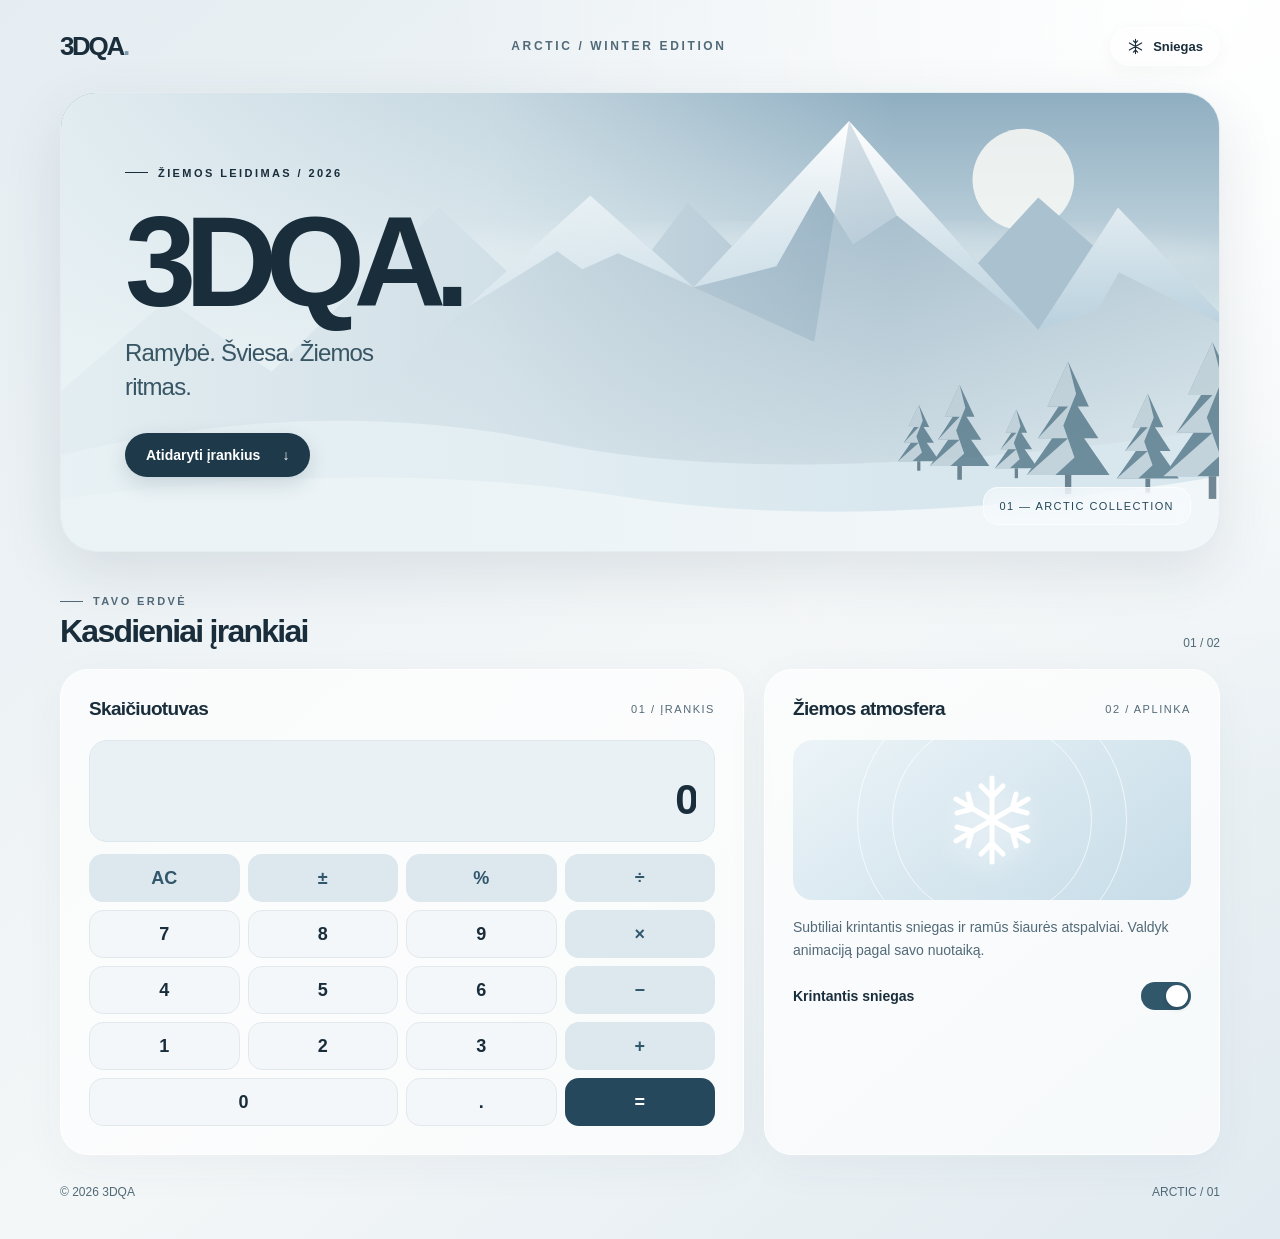
<file: arctic.html>
<!doctype html>
<html lang="lt"><head><meta charset="utf-8"><meta name="viewport" content="width=device-width,initial-scale=1"><meta name="theme-color" content="#e9eff2"><title>3DQA — Arctic</title><style>
:root{color-scheme:light;--ink:#192d3b;--muted:#526a78;--line:#dbe5ea;--paper:#f7fafb;--blue:#2b536c}*{box-sizing:border-box}html{scroll-behavior:smooth}body{margin:0;color:var(--ink);font-family:-apple-system,BlinkMacSystemFont,"Segoe UI",sans-serif;background:radial-gradient(ellipse at 95% 0,#fff 0,transparent 45%),linear-gradient(140deg,#e5edf2,#f4f7f8 55%,#e0eaf0);min-height:100vh}button,a{-webkit-tap-highlight-color:transparent}button{font:inherit;cursor:pointer}button:focus-visible,a:focus-visible{outline:3px solid #4382a6;outline-offset:4px}button:active{transform:scale(.97)}.shell{width:min(1160px,calc(100% - 48px));margin:auto}.nav{display:flex;align-items:center;justify-content:space-between;height:92px;gap:24px}.brand{font-size:26px;letter-spacing:-.09em;font-weight:850;color:inherit;text-decoration:none}.brand i{color:#7e9cae;font-style:normal}.nav-mid{font-size:12px;text-transform:uppercase;letter-spacing:.22em;color:var(--muted);font-weight:650}.pill{display:flex;gap:9px;align-items:center;border:1px solid #fff;border-radius:100px;background:#ffffff88;padding:10px 16px;color:var(--ink);font-weight:650;font-size:13px;box-shadow:0 4px 18px #1b354409}.pill svg{width:17px;height:17px}.hero{position:relative;isolation:isolate;min-height:460px;overflow:hidden;border-radius:36px;background:#b9cfdb;box-shadow:0 20px 60px #19394b1c;display:flex;align-items:center;padding:52px 64px;border:1px solid #ffffffa0}.land{position:absolute;inset:0;width:100%;height:100%;z-index:-2}.veil{position:absolute;inset:0;z-index:-1;background:linear-gradient(90deg,#e9f2f5e8 0%,#e9f2f5a0 37%,transparent 72%)}.eyebrow{font-size:11px;font-weight:750;letter-spacing:.22em;text-transform:uppercase;display:flex;align-items:center;gap:10px}.eyebrow:before{content:"";width:23px;height:1px;background:currentColor}.hero h1{font-size:clamp(64px,10vw,136px);line-height:.88;letter-spacing:-.09em;margin:27px 0 18px;font-weight:780}.hero p{font-size:clamp(18px,2vw,24px);letter-spacing:-.035em;line-height:1.4;margin:0 0 30px;color:#385564;max-width:290px}.cta{display:inline-flex;align-items:center;gap:22px;background:#1d394a;color:#fff;text-decoration:none;border-radius:100px;padding:14px 21px;font-size:14px;font-weight:650;box-shadow:0 7px 20px #1d394a26}.cta:hover{background:#31566d}.corner{position:absolute;right:28px;bottom:26px;color:#244858;background:#f8fcff99;border:1px solid #fff9;backdrop-filter:blur(14px);padding:12px 16px;border-radius:15px;font-size:11px;letter-spacing:.13em;text-transform:uppercase}.section-head{display:flex;align-items:end;justify-content:space-between;gap:16px;margin:43px 0 19px}.section-head h2{margin:6px 0 0;font-size:32px;letter-spacing:-.055em}.section-head .eyebrow{color:var(--muted)}.section-head>span{font-size:12px;color:var(--muted)}.grid{display:grid;grid-template-columns:1.2fr .8fr;gap:20px}.card{position:relative;background:#ffffffb5;border:1px solid #fff;box-shadow:0 12px 45px #27495b0b;border-radius:28px;padding:28px;overflow:hidden}.cardtop{display:flex;align-items:center;justify-content:space-between;gap:8px;margin-bottom:20px}.card h3{margin:0;font-size:19px;letter-spacing:-.035em}.index{font-size:11px;letter-spacing:.14em;color:var(--muted)}.screen{border-radius:18px;background:#eaf1f5;padding:17px 18px;text-align:right;min-height:94px;border:1px solid #dce8ee;overflow:hidden}.expr{height:18px;font-size:12px;color:var(--muted);overflow:hidden;text-overflow:ellipsis;white-space:nowrap}.display{font-size:clamp(25px,5vw,42px);font-weight:650;letter-spacing:-.06em;overflow:hidden;text-overflow:ellipsis;font-variant-numeric:tabular-nums}.keys{margin-top:12px;display:grid;grid-template-columns:repeat(4,minmax(0,1fr));gap:8px}.key{border:1px solid #e2e9ed;border-radius:14px;background:#f4f7f9;color:var(--ink);min-height:48px;font-weight:650;font-size:18px;transition:background .2s,transform .15s}.key:hover{background:#e0ebf0}.key.op{background:#dce8ee;border-color:transparent;color:#31576d}.key.eq{background:#25485d;color:#fff;border-color:transparent}.key.wide{grid-column:span 2}.weather-art{position:relative;height:160px;border-radius:20px;background:linear-gradient(145deg,#ecf4f8,#c6dce8);overflow:hidden;display:grid;place-items:center}.weather-art svg{width:100px;height:100px;filter:drop-shadow(0 10px 12px #ffffff99)}.orb{position:absolute;width:200px;height:200px;border:1px solid #ffffffad;border-radius:50%}.orb.o2{width:270px;height:270px}.weather-card p{line-height:1.65;color:var(--muted);font-size:14px;margin:16px 0 20px}.switchrow{display:flex;align-items:center;justify-content:space-between;font-weight:650;font-size:14px;gap:12px}.switch{width:50px;height:28px;border:0;border-radius:30px;background:#31576b;padding:3px;transition:background .2s}.switch:before{display:block;content:"";width:22px;height:22px;border-radius:50%;background:white;transform:translateX(22px);transition:transform .2s;box-shadow:0 2px 5px #0002}.switch[aria-checked=false]{background:#abbcc5}.switch[aria-checked=false]:before{transform:translateX(0)}footer{display:flex;align-items:center;justify-content:space-between;padding:30px 0 40px;font-size:12px;color:var(--muted)}.snow{position:fixed;inset:0;z-index:5;pointer-events:none;overflow:hidden}.flake{position:absolute;top:-12px;border-radius:50%;background:#fff;animation:fall linear infinite;box-shadow:0 0 3px #fff7}@keyframes fall{to{transform:translate(var(--drift),110vh)}}@media(max-width:720px){.shell{width:calc(100% - 28px)}.nav{height:70px}.nav-mid{display:none}.hero{min-height:390px;align-items:flex-start;padding:36px 27px;border-radius:27px}.veil{background:linear-gradient(180deg,#e9f2f5e8 0%,#e9f2f580 50%,transparent 85%)}.hero h1{font-size:clamp(76px,20vw,112px)}.corner{bottom:16px;right:16px}.grid{grid-template-columns:1fr;gap:14px}.card{padding:21px;border-radius:24px}.section-head{margin-top:32px}.section-head h2{font-size:27px}.section-head>span{display:none}}@media(prefers-reduced-motion:reduce){html{scroll-behavior:auto}.flake{animation:none;display:none}*{transition:none!important}}
</style></head><body><main class="shell"><nav class="nav"><a class="brand" href="#">3DQA<i>.</i></a><span class="nav-mid">Arctic / Winter edition</span><button class="pill" id="navSnow" type="button" aria-pressed="true"><svg viewBox="0 0 24 24" fill="none" stroke="currentColor" stroke-width="1.6" stroke-linecap="round"><path d="M12 2v20M3.34 7l17.32 10M3.34 17l17.32-10M9 4l3 3 3-3M9 20l3-3 3 3"/></svg><span>Sniegas</span></button></nav>
<section class="hero"><svg class="land" viewBox="0 0 1200 460" preserveAspectRatio="xMidYMid slice" aria-hidden="true"><defs><linearGradient id="sky" x2="0" y2="1"><stop stop-color="#8faec1"/><stop offset=".6" stop-color="#e2edf0"/><stop offset="1" stop-color="#f1f6f8"/></linearGradient><linearGradient id="m" x2=".7" y2="1"><stop stop-color="#809fb4"/><stop offset="1" stop-color="#dce8ed"/></linearGradient><linearGradient id="s" x2="0" y2="1"><stop stop-color="#fff"/><stop offset="1" stop-color="#b8d0dd"/></linearGradient><filter id="blur"><feGaussianBlur stdDeviation="12"/></filter><g id="tree"><path d="M0 0L-13 28H-6L-19 48H-10L-26 71H26L10 48H19L6 28H13Z" fill="#537789"/><path d="M0 0L-13 28H0L-19 48H0L-26 71H-8L4 60L-3 40L5 20Z" fill="#e2edf2" opacity=".75"/><path d="M-2 71H2V83H-2Z" fill="#526c7b"/></g></defs><path fill="url(#sky)" d="M0 0h1200v460H0z"/><circle cx="985" cy="87" r="51" fill="#f8faf6" opacity=".86"/><ellipse cx="760" cy="165" rx="440" ry="30" fill="#fff" opacity=".25" filter="url(#blur)"/><path d="M0 315L125 208 230 280 398 115 542 250 648 110 830 290 1000 105 1200 280V460H0Z" fill="#aac1cf"/><path d="M245 380L550 103 654 195 810 28 1000 238 1080 115 1200 240V460H245Z" fill="url(#m)"/><path d="M425 216L550 103 654 195 810 28 1000 238 1080 115 1200 240 1081 180 1060 218 1000 238 858 123 814 152 780 98 737 174 654 195 578 161 542 177 517 159Z" fill="url(#s)"/><path d="M810 28L858 123 814 152 780 98 737 174 654 195 775 250Z" fill="#698da4" opacity=".28"/><path d="M0 368Q270 300 510 351T1200 335V460H0Z" fill="#d8e7ee"/><path d="M0 410Q330 365 580 405T1200 382V460H0Z" fill="#f1f6f8"/><g opacity=".8"><use href="#tree" transform="translate(880 313) scale(.8)"/><use href="#tree" transform="translate(921 293) scale(1.15)"/><use href="#tree" transform="translate(978 318) scale(.83)"/><use href="#tree" transform="translate(1030 270) scale(1.6)"/><use href="#tree" transform="translate(1110 302) scale(1.2)"/><use href="#tree" transform="translate(1175 250) scale(1.9)"/></g></svg><div class="veil"></div><div><span class="eyebrow">Žiemos leidimas / 2026</span><h1>3DQA.</h1><p>Ramybė. Šviesa. Žiemos ritmas.</p><a class="cta" href="#tools">Atidaryti įrankius <span>↓</span></a></div><div class="corner">01 — Arctic collection</div></section>
<div class="section-head" id="tools"><div><span class="eyebrow">Tavo erdvė</span><h2>Kasdieniai įrankiai</h2></div><span>01 / 02</span></div><section class="grid"><article class="card"><div class="cardtop"><h3>Skaičiuotuvas</h3><span class="index">01 / ĮRANKIS</span></div><div class="screen" aria-live="polite"><div class="expr" id="expr"></div><div class="display" id="display">0</div></div><div class="keys" id="keys"></div></article><article class="card weather-card"><div class="cardtop"><h3>Žiemos atmosfera</h3><span class="index">02 / APLINKA</span></div><div class="weather-art"><i class="orb"></i><i class="orb o2"></i><svg viewBox="0 0 100 100" fill="none" stroke="#fff" stroke-width="5" stroke-linecap="round" stroke-linejoin="round"><path d="M50 8v84M14 29l72 42M14 71l72-42M39 16l11 11 11-11M39 84l11-11 11 11M15 43l15-4-4-15M85 57l-15 4 4 15M15 57l15 4-4 15M85 43l-15-4 4-15"/></svg></div><p>Subtiliai krintantis sniegas ir ramūs šiaurės atspalviai. Valdyk animaciją pagal savo nuotaiką.</p><div class="switchrow"><span>Krintantis sniegas</span><button type="button" class="switch" id="switch" role="switch" aria-checked="true" aria-label="Krintantis sniegas"></button></div></article></section><footer><span>© 2026 3DQA</span><span>ARCTIC / 01</span></footer></main><div class="snow" id="snow" aria-hidden="true"></div><script>
const snow=document.querySelector('#snow'),sw=document.querySelector('#switch'),nav=document.querySelector('#navSnow');let snowOn=true;try{snowOn=localStorage.getItem('arcticSnow')!=='off'}catch{};if(matchMedia('(prefers-reduced-motion: reduce)').matches)snowOn=false;for(let i=0;i<38;i++){let f=document.createElement('i'),size=2+Math.random()*4;f.className='flake';Object.assign(f.style,{left:Math.random()*100+'%',width:size+'px',height:size+'px',opacity:.2+Math.random()*.65,animationDuration:9+Math.random()*17+'s',animationDelay:-Math.random()*24+'s'});f.style.setProperty('--drift',(Math.random()*100-50)+'px');snow.append(f)}function updateSnow(){snow.hidden=!snowOn;sw.setAttribute('aria-checked',String(snowOn));nav.setAttribute('aria-pressed',String(snowOn));try{localStorage.setItem('arcticSnow',snowOn?'on':'off')}catch{}}function toggle(){snowOn=!snowOn;updateSnow()}sw.onclick=toggle;nav.onclick=toggle;updateSnow();
const keys=['AC','±','%','÷','7','8','9','×','4','5','6','−','1','2','3','+','0','.','='];let val='0',prev=null,op=null,fresh=false,history='';const disp=document.querySelector('#display'),expr=document.querySelector('#expr');function render(){disp.textContent=val;expr.textContent=history}function fmt(n){return Number.isFinite(n)?String(Number(n.toPrecision(12))):'Klaida'}function calc(){if(prev===null||!op)return;const b=Number(val),a=prev;history=a+' '+op+' '+b+' =';val=fmt(op==='+'?a+b:op==='−'?a-b:op==='×'?a*b:a/b);prev=null;op=null;fresh=true}function press(k){if(k==='AC'){val='0';prev=null;op=null;history='';fresh=false}else if(k==='±'||k==='%'){if(val!=='Klaida')val=fmt(Number(val)*(k==='±'?-1:.01))}else if(['+','−','×','÷'].includes(k)){if(val==='Klaida')return;if(prev!==null&&!fresh)calc();prev=Number(val);op=k;history=val+' '+k;fresh=true}else if(k==='='){if(!fresh)calc()}else if(k==='Backspace'){if(!fresh)val=val.length>1?val.slice(0,-1):'0'}else{if(fresh||val==='Klaida'){val='0';fresh=false;if(prev===null)history=''}if(k==='.') {if(!val.includes('.'))val+='.'}else if(val.length<15)val=val==='0'?k:val+k}render()}for(const k of keys){const b=document.createElement('button');b.type='button';b.className='key'+(['÷','×','−','+','AC','±','%'].includes(k)?' op':'')+(k==='='?' eq':'')+(k==='0'?' wide':'');b.textContent=k;b.onclick=()=>press(k);document.querySelector('#keys').append(b)}document.addEventListener('keydown',e=>{if(e.ctrlKey||e.metaKey||e.altKey)return;const k=({'*':'×','/':'÷','-':'−','Enter':'=','Escape':'AC',',':'.'})[e.key]||e.key;if(keys.includes(k)||k==='Backspace'){if(e.target.tagName==='BUTTON'&&e.key==='Enter')return;e.preventDefault();press(k)}});
</script></body></html>
</file>
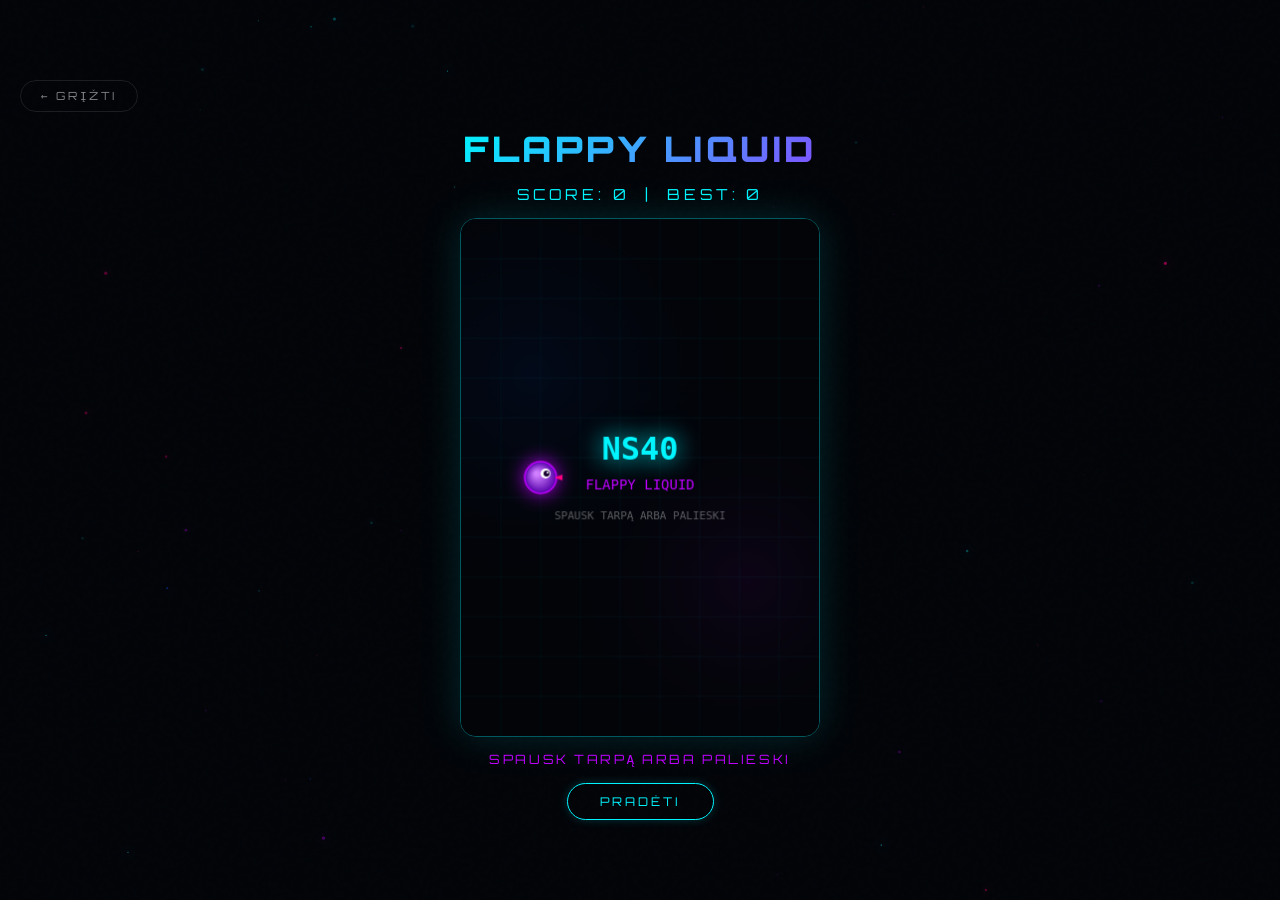
<file: bird (1).html>
<!DOCTYPE html>
<html lang="lt">
<head>
<meta charset="UTF-8">
<meta name="viewport" content="width=device-width, initial-scale=1.0">
<title>NS40 — Flappy Liquid</title>
<link href="https://fonts.googleapis.com/css2?family=Orbitron:wght@400;700;900&family=Rajdhani:wght@300;400;600&display=swap" rel="stylesheet">
<style>
  :root {
    --neon-cyan:   #00f5ff;
    --neon-purple: #bf00ff;
    --neon-pink:   #ff0080;
    --bg-deep:     #020408;
    --text-dim:    rgba(255,255,255,0.5);
  }
  *, *::before, *::after { box-sizing: border-box; margin: 0; padding: 0; }
  body {
    font-family: 'Rajdhani', sans-serif;
    background: var(--bg-deep);
    color: #fff;
    min-height: 100vh;
    overflow: hidden;
    display: flex;
    flex-direction: column;
    align-items: center;
    justify-content: center;
  }
  #bgCanvas { position: fixed; inset: 0; z-index: 0; pointer-events: none; }
  body::before {
    content:''; position:fixed; inset:0; z-index:1;
    background-image:url("data:image/svg+xml,%3Csvg viewBox='0 0 200 200' xmlns='http://www.w3.org/2000/svg'%3E%3Cfilter id='n'%3E%3CfeTurbulence type='fractalNoise' baseFrequency='0.9' numOctaves='4' stitchTiles='stitch'/%3E%3C/filter%3E%3Crect width='100%25' height='100%25' filter='url(%23n)' opacity='0.03'/%3E%3C/svg%3E");
    pointer-events:none; opacity:0.4;
  }
  #wrap {
    position: relative; z-index: 2;
    display: flex; flex-direction: column;
    align-items: center; gap: 14px;
    padding: 20px; width: 100%;
  }
  .back-btn {
    align-self: flex-start;
    display: inline-flex; align-items: center; gap: 8px;
    font-family: 'Orbitron', monospace;
    font-size: 0.7rem; letter-spacing: 0.25em;
    color: var(--text-dim);
    border: 1px solid rgba(255,255,255,0.1);
    background: transparent;
    padding: 8px 20px; border-radius: 100px;
    cursor: pointer; text-decoration: none;
    transition: all 0.3s;
  }
  .back-btn:hover { color: var(--neon-cyan); border-color: rgba(0,245,255,0.4); }
  .game-title {
    font-family: 'Orbitron', monospace;
    font-size: clamp(1.4rem, 5vw, 2.2rem); font-weight: 900;
    background: linear-gradient(135deg, var(--neon-cyan), var(--neon-purple), var(--neon-pink));
    background-size: 300% 300%;
    -webkit-background-clip: text; -webkit-text-fill-color: transparent; background-clip: text;
    animation: gradShift 4s ease infinite; letter-spacing: 0.1em;
  }
  @keyframes gradShift { 0%,100%{background-position:0% 50%} 50%{background-position:100% 50%} }
  #scoreDisplay {
    font-family: 'Orbitron', monospace;
    font-size: clamp(0.75rem, 2vw, 0.95rem);
    color: var(--neon-cyan); letter-spacing: 0.25em;
  }
  #gameCanvas {
    border: 1px solid rgba(0,245,255,0.35); border-radius: 16px; display: block;
    box-shadow: 0 0 40px rgba(0,245,255,0.15);
    width: min(360px, 90vw); cursor: pointer; touch-action: none;
  }
  #message {
    font-family: 'Orbitron', monospace; font-size: clamp(0.65rem, 2vw, 0.8rem);
    color: var(--neon-purple); letter-spacing: 0.2em; text-align: center; min-height: 18px;
  }
  #startBtn {
    font-family: 'Orbitron', monospace; font-size: 0.75rem; letter-spacing: 0.25em;
    color: var(--neon-cyan); border: 1px solid var(--neon-cyan);
    background: transparent; padding: 10px 32px; border-radius: 100px;
    cursor: pointer; transition: all 0.3s; box-shadow: 0 0 10px rgba(0,245,255,0.2);
  }
  #startBtn:hover { background: rgba(0,245,255,0.1); box-shadow: 0 0 20px rgba(0,245,255,0.45); }
</style>
</head>
<body>
<canvas id="bgCanvas"></canvas>
<div id="wrap">
  <a href="index.html" class="back-btn">← GRĮŽTI</a>
  <div class="game-title">FLAPPY LIQUID</div>
  <div id="scoreDisplay">SCORE: 0 &nbsp;|&nbsp; BEST: 0</div>
  <canvas id="gameCanvas" width="360" height="520"></canvas>
  <div id="message">SPAUSK TARPĄ ARBA PALIESKI</div>
  <button id="startBtn">PRADĖTI</button>
</div>
<script>
/* BG particles */
const bgC=document.getElementById('bgCanvas'),bgX=bgC.getContext('2d');
function resizeBg(){bgC.width=innerWidth;bgC.height=innerHeight;}
resizeBg();addEventListener('resize',resizeBg);
const CLR=['#00f5ff','#bf00ff','#ff0080','#0057ff'];
const pts=Array.from({length:55},()=>({x:Math.random()*innerWidth,y:Math.random()*innerHeight,r:Math.random()*1.4+0.3,vx:(Math.random()-.5)*.3,vy:(Math.random()-.5)*.3-.12,c:CLR[Math.floor(Math.random()*4)],a:Math.random()*.5+.2,p:Math.random()*Math.PI*2}));
(function bgLoop(){bgX.clearRect(0,0,bgC.width,bgC.height);pts.forEach(p=>{p.x+=p.vx;p.y+=p.vy;p.p+=.04;if(p.y<-10){p.y=bgC.height+10;p.x=Math.random()*bgC.width;}if(p.x<-10)p.x=bgC.width+10;if(p.x>bgC.width+10)p.x=-10;bgX.save();bgX.beginPath();bgX.arc(p.x,p.y,p.r,0,Math.PI*2);bgX.shadowBlur=10;bgX.shadowColor=p.c;bgX.globalAlpha=p.a*(.6+.4*Math.sin(p.p));bgX.fillStyle=p.c;bgX.fill();bgX.restore();});requestAnimationFrame(bgLoop);})();

/* GAME */
const canvas=document.getElementById('gameCanvas');
const ctx=canvas.getContext('2d');
const scoreEl=document.getElementById('scoreDisplay');
const msgEl=document.getElementById('message');
const btn=document.getElementById('startBtn');
const W=360,H=520,GRAV=0.45,FLAPV=-8,PW=54,GAP=148,SPD=2.6;
let bird,pipes=[],score=0,best=0,frame=0,state='idle';

function newBird(){return{x:80,y:H/2,vy:0,r:16};}

function onInput(){
  if(state==='idle'||state==='dead'){startGame();}
  else if(state==='playing'){bird.vy=FLAPV;}
}

function startGame(){
  bird=newBird();pipes=[];score=0;frame=0;state='playing';
  btn.style.display='none';msgEl.textContent='';
  requestAnimationFrame(gameLoop);
}

function gameDie(){
  state='dead';
  msgEl.textContent='GAME OVER — SPAUSK TARPĄ';
  btn.textContent='BANDYTI VĖL';
  btn.style.display='inline-block';
  render();
}

function gameLoop(){
  if(state!=='playing')return;
  frame++;
  bird.vy+=GRAV;bird.y+=bird.vy;
  if(frame%90===0)pipes.push({x:W,topH:80+Math.random()*(H-GAP-160),scored:false});
  for(let p of pipes){
    p.x-=SPD;
    if(!p.scored&&p.x+PW<bird.x){p.scored=true;score++;if(score>best)best=score;scoreEl.textContent='SCORE: '+score+'  |  BEST: '+best;}
    if(bird.x+bird.r-5>p.x&&bird.x-bird.r+5<p.x+PW&&(bird.y-bird.r+4<p.topH||bird.y+bird.r-4>p.topH+GAP)){gameDie();return;}
  }
  pipes=pipes.filter(p=>p.x+PW>-5);
  if(bird.y-bird.r<0||bird.y+bird.r>H){gameDie();return;}
  render();
  requestAnimationFrame(gameLoop);
}

function render(){
  /* bg */
  ctx.fillStyle='#020408';ctx.fillRect(0,0,W,H);
  ctx.save();
  let g=ctx.createRadialGradient(W*.2,H*.3,0,W*.2,H*.3,W*.7);
  g.addColorStop(0,'rgba(0,87,255,0.07)');g.addColorStop(1,'transparent');
  ctx.fillStyle=g;ctx.fillRect(0,0,W,H);
  g=ctx.createRadialGradient(W*.8,H*.7,0,W*.8,H*.7,W*.6);
  g.addColorStop(0,'rgba(191,0,255,0.06)');g.addColorStop(1,'transparent');
  ctx.fillStyle=g;ctx.fillRect(0,0,W,H);ctx.restore();
  /* grid */
  ctx.strokeStyle='rgba(0,245,255,0.04)';ctx.lineWidth=1;
  for(let y=0;y<H;y+=40){ctx.beginPath();ctx.moveTo(0,y);ctx.lineTo(W,y);ctx.stroke();}
  for(let x=0;x<W;x+=40){ctx.beginPath();ctx.moveTo(x,0);ctx.lineTo(x,H);ctx.stroke();}
  /* pipes */
  pipes.forEach(p=>{
    const gr=ctx.createLinearGradient(p.x,0,p.x+PW,0);
    gr.addColorStop(0,'#061a1a');gr.addColorStop(.45,'rgba(0,245,255,0.18)');gr.addColorStop(1,'#061a1a');
    ctx.fillStyle=gr;ctx.beginPath();ctx.rect(p.x,0,PW,p.topH);ctx.fill();
    ctx.strokeStyle='#00f5ff';ctx.lineWidth=1.5;ctx.shadowBlur=12;ctx.shadowColor='#00f5ff';ctx.stroke();ctx.shadowBlur=0;
    ctx.fillStyle=gr;ctx.beginPath();ctx.rect(p.x,p.topH+GAP,PW,H-p.topH-GAP);ctx.fill();
    ctx.strokeStyle='#00f5ff';ctx.shadowBlur=12;ctx.shadowColor='#00f5ff';ctx.stroke();ctx.shadowBlur=0;
    ctx.strokeStyle='rgba(0,245,255,0.3)';ctx.lineWidth=1;ctx.setLineDash([4,6]);
    ctx.beginPath();ctx.moveTo(p.x+PW/2,p.topH);ctx.lineTo(p.x+PW/2,p.topH+GAP);ctx.stroke();ctx.setLineDash([]);
  });
  /* bird */
  if(bird){
    ctx.save();ctx.translate(bird.x,bird.y);
    ctx.rotate(Math.max(-.5,Math.min(.5,bird.vy*.05)));
    ctx.shadowBlur=20;ctx.shadowColor='#bf00ff';
    const bg=ctx.createRadialGradient(-4,-4,2,0,0,bird.r);
    bg.addColorStop(0,'#d080ff');bg.addColorStop(1,'#5500aa');
    ctx.beginPath();ctx.arc(0,0,bird.r,0,Math.PI*2);ctx.fillStyle=bg;ctx.fill();
    ctx.shadowBlur=0;ctx.strokeStyle='#bf00ff';ctx.lineWidth=1.5;ctx.stroke();
    ctx.fillStyle='#fff';ctx.beginPath();ctx.arc(5,-4,5,0,Math.PI*2);ctx.fill();
    ctx.fillStyle='#1a0033';ctx.beginPath();ctx.arc(6,-4,3,0,Math.PI*2);ctx.fill();
    ctx.fillStyle='#fff';ctx.beginPath();ctx.arc(7,-5,1,0,Math.PI*2);ctx.fill();
    ctx.fillStyle='#ff0080';ctx.beginPath();ctx.moveTo(14,0);ctx.lineTo(22,-3);ctx.lineTo(22,3);ctx.closePath();ctx.fill();
    ctx.restore();
  }
  /* idle overlay */
  if(state==='idle'){
    ctx.textAlign='center';
    ctx.font='bold 32px Orbitron,monospace';
    ctx.fillStyle='#00f5ff';ctx.shadowBlur=24;ctx.shadowColor='#00f5ff';
    ctx.fillText('NS40',W/2,H/2-18);ctx.shadowBlur=0;
    ctx.font='400 14px Orbitron,monospace';ctx.fillStyle='#bf00ff';
    ctx.fillText('FLAPPY LIQUID',W/2,H/2+12);
    ctx.font='400 11px Orbitron,monospace';ctx.fillStyle='rgba(255,255,255,0.35)';
    ctx.fillText('SPAUSK TARPĄ ARBA PALIESKI',W/2,H/2+42);
  }
}

/* init */
bird=newBird();
render();

/* controls */
document.addEventListener('keydown',e=>{if(e.code==='Space'){e.preventDefault();onInput();}});
canvas.addEventListener('pointerdown',e=>{e.preventDefault();onInput();});
btn.addEventListener('click',onInput);
</script>
</body>
</html>
</file>
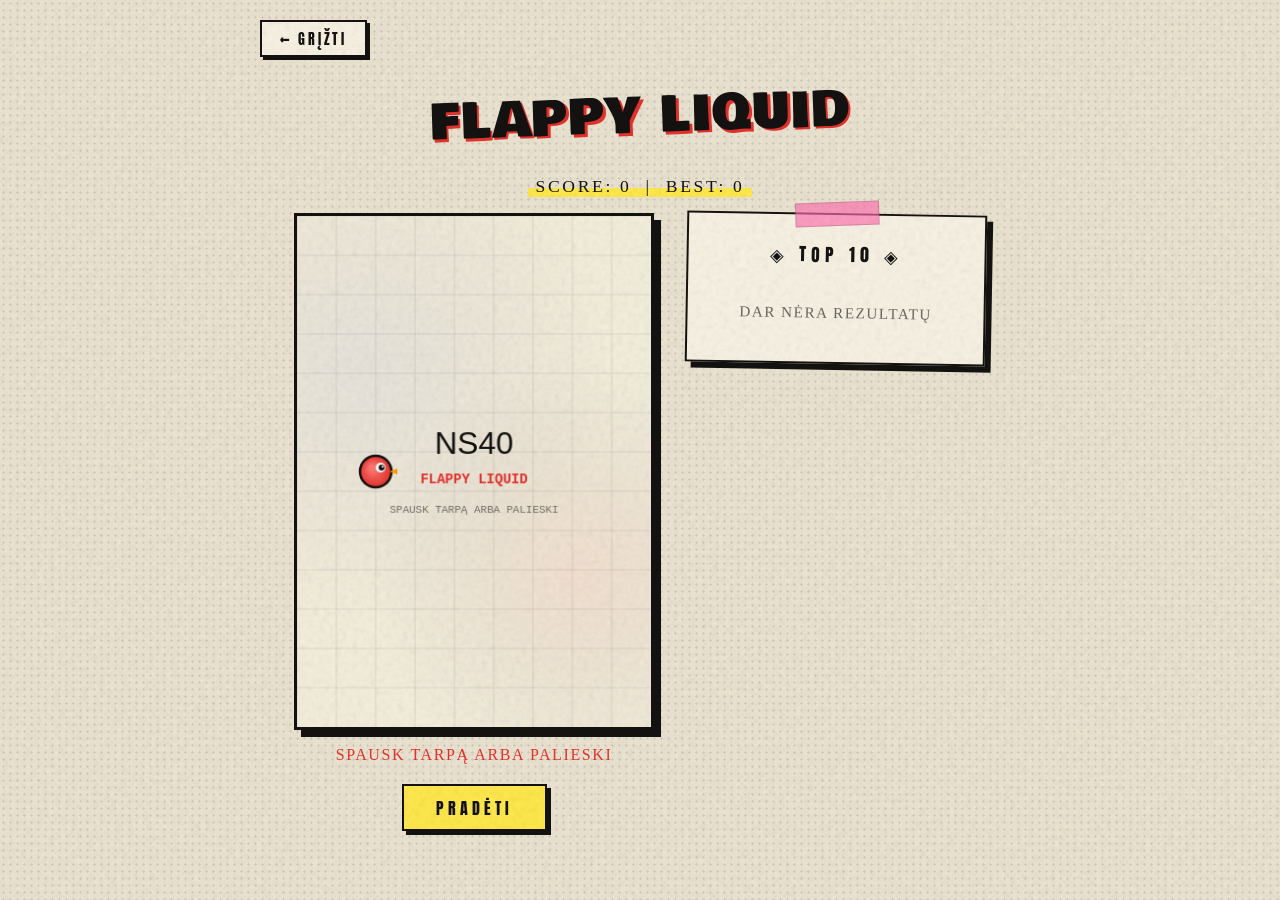
<file: bird.html>
<!DOCTYPE html>
<html lang="lt">
<head>
<meta charset="UTF-8">
<meta name="viewport" content="width=device-width, initial-scale=1.0">
<title>NS40 — Flappy Liquid</title>
<link rel="preconnect" href="https://fonts.googleapis.com">
<link rel="preconnect" href="https://fonts.gstatic.com" crossorigin>
<link href="https://fonts.googleapis.com/css2?family=Anton&family=Bowlby+One&family=Permanent+Marker&family=Special+Elite&display=swap" rel="stylesheet">
<style>
  /* ══ ZINE THEME — Flappy Liquid ══ */
  :root {
    --paper:#ebe4d1; --paper-hi:#f7f2e4; --ink:#141210; --ink-soft:rgba(20,18,16,.62);
    --red:#e5322d; --yellow:#ffe94d; --pink:#ff6fb0; --green:#1d8a4e;
    --f-display:'Bowlby One','Arial Black',Impact,sans-serif;
    --f-marker:'Permanent Marker','Comic Sans MS',cursive;
    --f-type:'Special Elite','Courier New',monospace;
    --f-cond:'Anton',Impact,'Arial Narrow',sans-serif;
  }
  *, *::before, *::after { box-sizing: border-box; margin: 0; padding: 0; }
  body {
    font-family: var(--f-type); color: var(--ink);
    background-color: var(--paper);
    background-image: radial-gradient(rgba(20,18,16,.10) 1px, transparent 1.4px);
    background-size: 7px 7px;
    min-height: 100vh; overflow-x: hidden;
    display: flex; flex-direction: column; align-items: center;
  }
  ::selection { background: var(--yellow); color: var(--ink); }
  #bgCanvas { display: none; }
  body::before {
    content:''; position:fixed; inset:0; z-index:99990; pointer-events:none;
    background-image:url("data:image/svg+xml,%3Csvg viewBox='0 0 200 200' xmlns='http://www.w3.org/2000/svg'%3E%3Cfilter id='n'%3E%3CfeTurbulence type='fractalNoise' baseFrequency='0.8' numOctaves='3' stitchTiles='stitch'/%3E%3CfeColorMatrix type='saturate' values='0'/%3E%3C/filter%3E%3Crect width='100%25' height='100%25' filter='url(%23n)'/%3E%3C/svg%3E");
    opacity:.16; mix-blend-mode:multiply;
  }
  #wrap {
    position: relative; z-index: 2;
    display: flex; flex-direction: column;
    align-items: center; gap: 16px;
    padding: 20px; width: 100%; max-width: 800px;
  }
  .back-btn {
    align-self: flex-start;
    display: inline-flex; align-items: center; gap: 8px;
    font-family: var(--f-cond); font-size: .85rem; letter-spacing: .2em;
    color: var(--ink); border: 2.5px solid var(--ink);
    background: var(--paper-hi); padding: 7px 18px 6px;
    cursor: pointer; text-decoration: none; box-shadow: 3px 3px 0 var(--ink); transition: all .12s;
  }
  .back-btn:hover { background: var(--yellow); transform: translate(-2px,-2px); box-shadow: 5px 5px 0 var(--ink); }
  .game-title {
    font-family: var(--f-display);
    font-size: clamp(1.8rem, 7vw, 3rem); font-weight: 400;
    color: var(--ink); text-shadow: .05em .05em 0 var(--red);
    letter-spacing: .02em; rotate: -2deg; margin: 6px 0;
  }
  #scoreDisplay {
    font-family: var(--f-marker); font-size: clamp(.9rem, 2.4vw, 1.1rem);
    color: var(--ink); letter-spacing: .15em;
    background: linear-gradient(transparent 55%, var(--yellow) 55%); padding: 0 8px;
  }

  .game-area {
    display: flex; gap: 32px; align-items: flex-start;
    width: 100%; justify-content: center; flex-wrap: wrap;
  }
  .game-col { display: flex; flex-direction: column; align-items: center; gap: 16px; }

  #gameCanvas {
    border: 3px solid var(--ink); border-radius: 0; display: block; background: var(--paper-hi);
    box-shadow: 7px 7px 0 var(--ink);
    width: min(360px, 90vw); cursor: pointer; touch-action: none;
  }
  #message {
    font-family: var(--f-marker); font-size: clamp(.85rem, 2.2vw, 1rem);
    color: var(--red); letter-spacing: .1em; text-align: center; min-height: 22px;
  }
  #startBtn {
    font-family: var(--f-cond); font-size: 1rem; letter-spacing: .25em;
    color: var(--ink); border: 2.5px solid var(--ink);
    background: var(--yellow); padding: 10px 32px 9px;
    cursor: pointer; transition: all .12s; box-shadow: 4px 4px 0 var(--ink);
  }
  #startBtn:hover { transform: translate(-2px,-2px); box-shadow: 6px 6px 0 var(--ink); }
  #startBtn:active { transform: translate(3px,3px); box-shadow: 1px 1px 0 var(--ink); }

  /* scoreboard */
  .scoreboard {
    position: relative;
    background: var(--paper-hi);
    border: 2.5px solid var(--ink); box-shadow: 6px 6px 0 var(--ink);
    padding: 26px 20px 20px; rotate: 1deg;
    width: min(300px, 90vw);
  }
  .scoreboard::before { content:''; position:absolute; top:-13px; left:50%; width:84px; height:24px; margin-left:-42px; background:rgba(255,111,176,.65); border:1px solid rgba(20,18,16,.15); rotate:-3deg; }
  .sb-title {
    font-family: var(--f-cond); font-size: 1.1rem;
    letter-spacing: .3em; color: var(--ink);
    text-align: center; margin-bottom: 16px;
  }
  .sb-row {
    display: flex; align-items: center; justify-content: space-between;
    padding: 8px 10px; margin-bottom: 6px;
    border-bottom: 1.5px dashed rgba(20,18,16,.35);
    transition: all .2s;
  }
  .sb-row:nth-child(1) { background: rgba(255,233,77,.55); border-bottom-style: solid; border-bottom-color: var(--ink); }
  .sb-row:nth-child(2) { background: rgba(20,18,16,.08); }
  .sb-row:nth-child(3) { background: rgba(229,50,45,.12); }
  .sb-rank {
    font-family: var(--f-marker); font-size: .85rem;
    color: var(--ink-soft); width: 28px;
  }
  .sb-row:nth-child(1) .sb-rank,
  .sb-row:nth-child(2) .sb-rank,
  .sb-row:nth-child(3) .sb-rank { color: var(--ink); }
  .sb-name {
    flex: 1; font-family: var(--f-type); font-size: 1rem;
    font-weight: 700; color: var(--ink); padding: 0 10px;
    white-space: nowrap; overflow: hidden; text-overflow: ellipsis;
  }
  .sb-score {
    font-family: var(--f-display); font-size: .9rem;
    color: var(--red); letter-spacing: .05em;
  }
  .sb-empty {
    text-align: center; color: var(--ink-soft);
    font-size: .95rem; letter-spacing: .1em;
    padding: 20px 0; font-family: var(--f-marker);
  }
  .sb-loading {
    text-align: center; color: var(--ink-soft);
    font-size: .95rem; letter-spacing: .1em;
    padding: 20px 0; font-family: var(--f-marker);
    animation: textPulse 1.2s ease-in-out infinite;
  }
  @keyframes textPulse { 0%,100%{opacity:.4} 50%{opacity:1} }

  /* name modal */
  #nameModal {
    display: none; position: fixed; inset: 0; z-index: 100;
    background: rgba(20,18,16,.92);
    align-items: center; justify-content: center;
    flex-direction: column; gap: 22px;
  }
  #nameModal.show { display: flex; }
  .modal-title {
    font-family: var(--f-marker); font-size: clamp(1rem, 3vw, 1.3rem);
    letter-spacing: .2em; color: var(--ink); background: var(--yellow);
    padding: 3px 16px; rotate: -2deg;
  }
  .modal-score {
    font-family: var(--f-display); font-size: 3.2rem;
    color: var(--paper-hi); text-shadow: 4px 4px 0 var(--red);
  }
  #nameInput {
    font-family: var(--f-type); font-size: 1rem;
    letter-spacing: .15em; text-align: center;
    background: var(--paper-hi);
    border: 3px solid var(--paper-hi); box-shadow: 5px 5px 0 var(--red);
    color: var(--ink); padding: 12px 24px; border-radius: 0;
    outline: none; width: 260px; max-width: 90vw;
  }
  #nameInput:focus { background: #fffbd1; }
  #nameInput::placeholder { color: rgba(20,18,16,.4); }
  #submitScore {
    font-family: var(--f-cond); font-size: 1rem; letter-spacing: .25em;
    color: #fff; border: 2.5px solid var(--paper-hi);
    background: var(--red); padding: 10px 34px 9px;
    cursor: pointer; transition: all .12s; box-shadow: 4px 4px 0 var(--paper-hi);
  }
  #submitScore:hover { transform: translate(-2px,-2px); box-shadow: 6px 6px 0 var(--paper-hi); }
  #skipScore {
    font-family: var(--f-type); font-size: .85rem; letter-spacing: .15em;
    color: rgba(247,242,228,.7); background: none; border: none; cursor: pointer;
    text-decoration: underline;
  }
  #skipScore:hover { color: var(--yellow); }
  @media(prefers-reduced-motion:reduce){*,*::before,*::after{animation-duration:0.01ms !important;animation-iteration-count:1 !important}}
</style>
</head>
<body>
<canvas id="bgCanvas"></canvas>

<!-- Name entry modal -->
<div id="nameModal">
  <div class="modal-title">NAUJAS REKORDAS</div>
  <div class="modal-score" id="modalScore">0</div>
  <input id="nameInput" type="text" maxlength="16" placeholder="TAVO SLAPYVARDIS" autocomplete="off" />
  <button id="submitScore">ĮRAŠYTI</button>
  <button id="skipScore">praleisti</button>
</div>

<div id="wrap">
  <a href="index.html" class="back-btn">← GRĮŽTI</a>
  <div class="game-title">FLAPPY LIQUID</div>
  <div id="scoreDisplay">SCORE: 0 &nbsp;|&nbsp; BEST: 0</div>

  <div class="game-area">
    <div class="game-col">
      <canvas id="gameCanvas" width="360" height="520"></canvas>
      <div id="message">SPAUSK TARPĄ ARBA PALIESKI</div>
      <button id="startBtn">PRADĖTI</button>
    </div>

    <div class="scoreboard" id="scoreboard">
      <div class="sb-title">◈ TOP 10 ◈</div>
      <div class="sb-loading" id="sbContent">KRAUNAMA...</div>
    </div>
  </div>
</div>

<script>
/* ── CONFIG ── */
const MASTER_KEY = '$2a$10$sqxrNcDL8gGRdgJ0gHC.FuBsgJ/X9ecKlK4IOr87zMVxB9R1cb3IO';
const BIN_NAME   = 'ns40-flappy-scores';
let   BIN_ID     = localStorage.getItem('ns40_bin_id') || null;

/* ── JSONBIN API ── */
async function loadScores() {
  try {
    if (!BIN_ID) { await createBin(); return []; }
    const r = await fetch(`https://api.jsonbin.io/v3/b/${BIN_ID}/latest`, {
      headers: { 'X-Master-Key': MASTER_KEY }
    });
    const d = await r.json();
    return d.record.scores || [];
  } catch(e) { return []; }
}

async function createBin() {
  try {
    const r = await fetch('https://api.jsonbin.io/v3/b', {
      method: 'POST',
      headers: {
        'Content-Type': 'application/json',
        'X-Master-Key': MASTER_KEY,
        'X-Bin-Name':   BIN_NAME,
        'X-Bin-Private':'false'
      },
      body: JSON.stringify({ scores: [] })
    });
    const d = await r.json();
    BIN_ID = d.metadata.id;
    localStorage.setItem('ns40_bin_id', BIN_ID);
  } catch(e) {}
}

async function saveScore(name, pts) {
  try {
    let scores = await loadScores();
    scores.push({ name: name.toUpperCase(), score: pts, date: new Date().toLocaleDateString('lt-LT') });
    scores.sort((a,b) => b.score - a.score);
    scores = scores.slice(0, 10);
    await fetch(`https://api.jsonbin.io/v3/b/${BIN_ID}`, {
      method: 'PUT',
      headers: { 'Content-Type': 'application/json', 'X-Master-Key': MASTER_KEY },
      body: JSON.stringify({ scores })
    });
    renderScoreboard(scores);
  } catch(e) {}
}

async function renderScoreboardFromAPI() {
  const scores = await loadScores();
  renderScoreboard(scores);
}

function renderScoreboard(scores) {
  const el = document.getElementById('sbContent');
  if (!scores.length) {
    el.outerHTML = '<div class="sb-empty" id="sbContent">DAR NĖRA REZULTATŲ</div>';
    return;
  }
  const medals = ['🥇','🥈','🥉'];
  el.outerHTML = '<div id="sbContent">' + scores.map((s,i) => `
    <div class="sb-row">
      <span class="sb-rank">${medals[i] || '#'+(i+1)}</span>
      <span class="sb-name">${s.name}</span>
      <span class="sb-score">${s.score}</span>
    </div>
  `).join('') + '</div>';
}

/* ── BG particles ── */
const bgC=document.getElementById('bgCanvas'),bgX=bgC.getContext('2d');
function resizeBg(){bgC.width=innerWidth;bgC.height=innerHeight;}
resizeBg();addEventListener('resize',resizeBg);
const CLR=['#00f5ff','#bf00ff','#ff0080','#0057ff'];
const pts=Array.from({length:55},()=>({x:Math.random()*innerWidth,y:Math.random()*innerHeight,r:Math.random()*1.4+0.3,vx:(Math.random()-.5)*.3,vy:(Math.random()-.5)*.3-.12,c:CLR[Math.floor(Math.random()*4)],a:Math.random()*.5+.2,p:Math.random()*Math.PI*2}));
(function bgLoop(){bgX.clearRect(0,0,bgC.width,bgC.height);pts.forEach(p=>{p.x+=p.vx;p.y+=p.vy;p.p+=.04;if(p.y<-10){p.y=bgC.height+10;p.x=Math.random()*bgC.width;}if(p.x<-10)p.x=bgC.width+10;if(p.x>bgC.width+10)p.x=-10;bgX.save();bgX.beginPath();bgX.arc(p.x,p.y,p.r,0,Math.PI*2);bgX.shadowBlur=10;bgX.shadowColor=p.c;bgX.globalAlpha=p.a*(.6+.4*Math.sin(p.p));bgX.fillStyle=p.c;bgX.fill();bgX.restore();});requestAnimationFrame(bgLoop);})();

/* ── GAME ── */
const canvas=document.getElementById('gameCanvas');
const ctx=canvas.getContext('2d');
const scoreEl=document.getElementById('scoreDisplay');
const msgEl=document.getElementById('message');
const btn=document.getElementById('startBtn');
const W=360,H=520,GRAV=0.45,FLAPV=-8,PW=54,GAP=148,SPD=2.6;
let bird,pipes=[],score=0,best=0,frame=0,state='idle';

function newBird(){return{x:80,y:H/2,vy:0,r:16};}

function onInput(){
  if(state==='idle'||state==='dead'){startGame();}
  else if(state==='playing'){bird.vy=FLAPV;}
}

function startGame(){
  bird=newBird();pipes=[];score=0;frame=0;state='playing';
  btn.style.display='none';msgEl.textContent='';
  requestAnimationFrame(gameLoop);
}

function gameDie(){
  state='dead';
  msgEl.textContent='GAME OVER — SPAUSK TARPĄ';
  btn.textContent='BANDYTI VĖL';
  btn.style.display='inline-block';
  render();
  if(score > 0) showNameModal(score);
}

function gameLoop(){
  if(state!=='playing')return;
  frame++;
  bird.vy+=GRAV;bird.y+=bird.vy;
  if(frame%90===0)pipes.push({x:W,topH:80+Math.random()*(H-GAP-160),scored:false});
  for(let p of pipes){
    p.x-=SPD;
    if(!p.scored&&p.x+PW<bird.x){p.scored=true;score++;if(score>best)best=score;scoreEl.textContent='SCORE: '+score+'  |  BEST: '+best;}
    if(bird.x+bird.r-5>p.x&&bird.x-bird.r+5<p.x+PW&&(bird.y-bird.r+4<p.topH||bird.y+bird.r-4>p.topH+GAP)){gameDie();return;}
  }
  pipes=pipes.filter(p=>p.x+PW>-5);
  if(bird.y-bird.r<0||bird.y+bird.r>H){gameDie();return;}
  render();
  requestAnimationFrame(gameLoop);
}

function render(){
  ctx.fillStyle='#f4eedd';ctx.fillRect(0,0,W,H);
  ctx.save();
  let g=ctx.createRadialGradient(W*.2,H*.3,0,W*.2,H*.3,W*.7);
  g.addColorStop(0,'rgba(36,71,216,0.06)');g.addColorStop(1,'transparent');
  ctx.fillStyle=g;ctx.fillRect(0,0,W,H);
  g=ctx.createRadialGradient(W*.8,H*.7,0,W*.8,H*.7,W*.6);
  g.addColorStop(0,'rgba(229,50,45,0.07)');g.addColorStop(1,'transparent');
  ctx.fillStyle=g;ctx.fillRect(0,0,W,H);ctx.restore();
  ctx.strokeStyle='rgba(20,18,16,0.09)';ctx.lineWidth=1;
  for(let y=0;y<H;y+=40){ctx.beginPath();ctx.moveTo(0,y);ctx.lineTo(W,y);ctx.stroke();}
  for(let x=0;x<W;x+=40){ctx.beginPath();ctx.moveTo(x,0);ctx.lineTo(x,H);ctx.stroke();}
  pipes.forEach(p=>{
    const gr=ctx.createLinearGradient(p.x,0,p.x+PW,0);
    gr.addColorStop(0,'#e3d9b8');gr.addColorStop(.45,'#ffe94d');gr.addColorStop(1,'#e3d9b8');
    ctx.fillStyle=gr;ctx.beginPath();ctx.rect(p.x,0,PW,p.topH);ctx.fill();
    ctx.strokeStyle='#141210';ctx.lineWidth=3;ctx.stroke();
    ctx.fillStyle=gr;ctx.beginPath();ctx.rect(p.x,p.topH+GAP,PW,H-p.topH-GAP);ctx.fill();
    ctx.strokeStyle='#141210';ctx.lineWidth=3;ctx.stroke();
    ctx.strokeStyle='rgba(229,50,45,0.6)';ctx.lineWidth=1.5;ctx.setLineDash([4,6]);
    ctx.beginPath();ctx.moveTo(p.x+PW/2,p.topH);ctx.lineTo(p.x+PW/2,p.topH+GAP);ctx.stroke();ctx.setLineDash([]);
  });
  if(bird){
    ctx.save();ctx.translate(bird.x,bird.y);
    ctx.rotate(Math.max(-.5,Math.min(.5,bird.vy*.05)));
    ctx.shadowBlur=0;
    const bg=ctx.createRadialGradient(-4,-4,2,0,0,bird.r);
    bg.addColorStop(0,'#ff7a74');bg.addColorStop(1,'#e5322d');
    ctx.beginPath();ctx.arc(0,0,bird.r,0,Math.PI*2);ctx.fillStyle=bg;ctx.fill();
    ctx.shadowBlur=0;ctx.strokeStyle='#141210';ctx.lineWidth=2.5;ctx.stroke();
    ctx.fillStyle='#fff';ctx.beginPath();ctx.arc(5,-4,5,0,Math.PI*2);ctx.fill();
    ctx.fillStyle='#141210';ctx.beginPath();ctx.arc(6,-4,3,0,Math.PI*2);ctx.fill();
    ctx.fillStyle='#fff';ctx.beginPath();ctx.arc(7,-5,1,0,Math.PI*2);ctx.fill();
    ctx.fillStyle='#ff9d00';ctx.beginPath();ctx.moveTo(14,0);ctx.lineTo(22,-3);ctx.lineTo(22,3);ctx.closePath();ctx.fill();
    ctx.restore();
  }
  if(state==='idle'){
    ctx.textAlign='center';
    ctx.font="32px Impact,'Arial Black',sans-serif";
    ctx.fillStyle='#141210';
    ctx.fillText('NS40',W/2,H/2-18);
    ctx.font="bold 14px 'Courier New',monospace";ctx.fillStyle='#e5322d';
    ctx.fillText('FLAPPY LIQUID',W/2,H/2+12);
    ctx.font="11px 'Courier New',monospace";ctx.fillStyle='rgba(20,18,16,0.55)';
    ctx.fillText('SPAUSK TARPĄ ARBA PALIESKI',W/2,H/2+42);
  }
}

/* ── NAME MODAL ── */
function showNameModal(pts) {
  document.getElementById('modalScore').textContent = pts;
  document.getElementById('nameInput').value = '';
  document.getElementById('nameModal').classList.add('show');
  setTimeout(()=>document.getElementById('nameInput').focus(), 100);
}
function hideModal() {
  document.getElementById('nameModal').classList.remove('show');
}

document.getElementById('submitScore').addEventListener('click', async () => {
  const name = document.getElementById('nameInput').value.trim();
  if (!name) return;
  hideModal();
  await saveScore(name, score);
});
document.getElementById('nameInput').addEventListener('keydown', async e => {
  if (e.key === 'Enter') {
    const name = document.getElementById('nameInput').value.trim();
    if (!name) return;
    hideModal();
    await saveScore(name, score);
  }
});
document.getElementById('skipScore').addEventListener('click', hideModal);

/* ── INIT ── */
bird = newBird();
render();
renderScoreboardFromAPI();

/* ── CONTROLS ── */
document.addEventListener('keydown', e => {
  if (e.code === 'Space') {
    if (document.getElementById('nameModal').classList.contains('show')) return;
    e.preventDefault(); onInput();
  }
});
canvas.addEventListener('pointerdown', e => { e.preventDefault(); onInput(); });
btn.addEventListener('click', onInput);
</script>
</body>
</html>
</file>
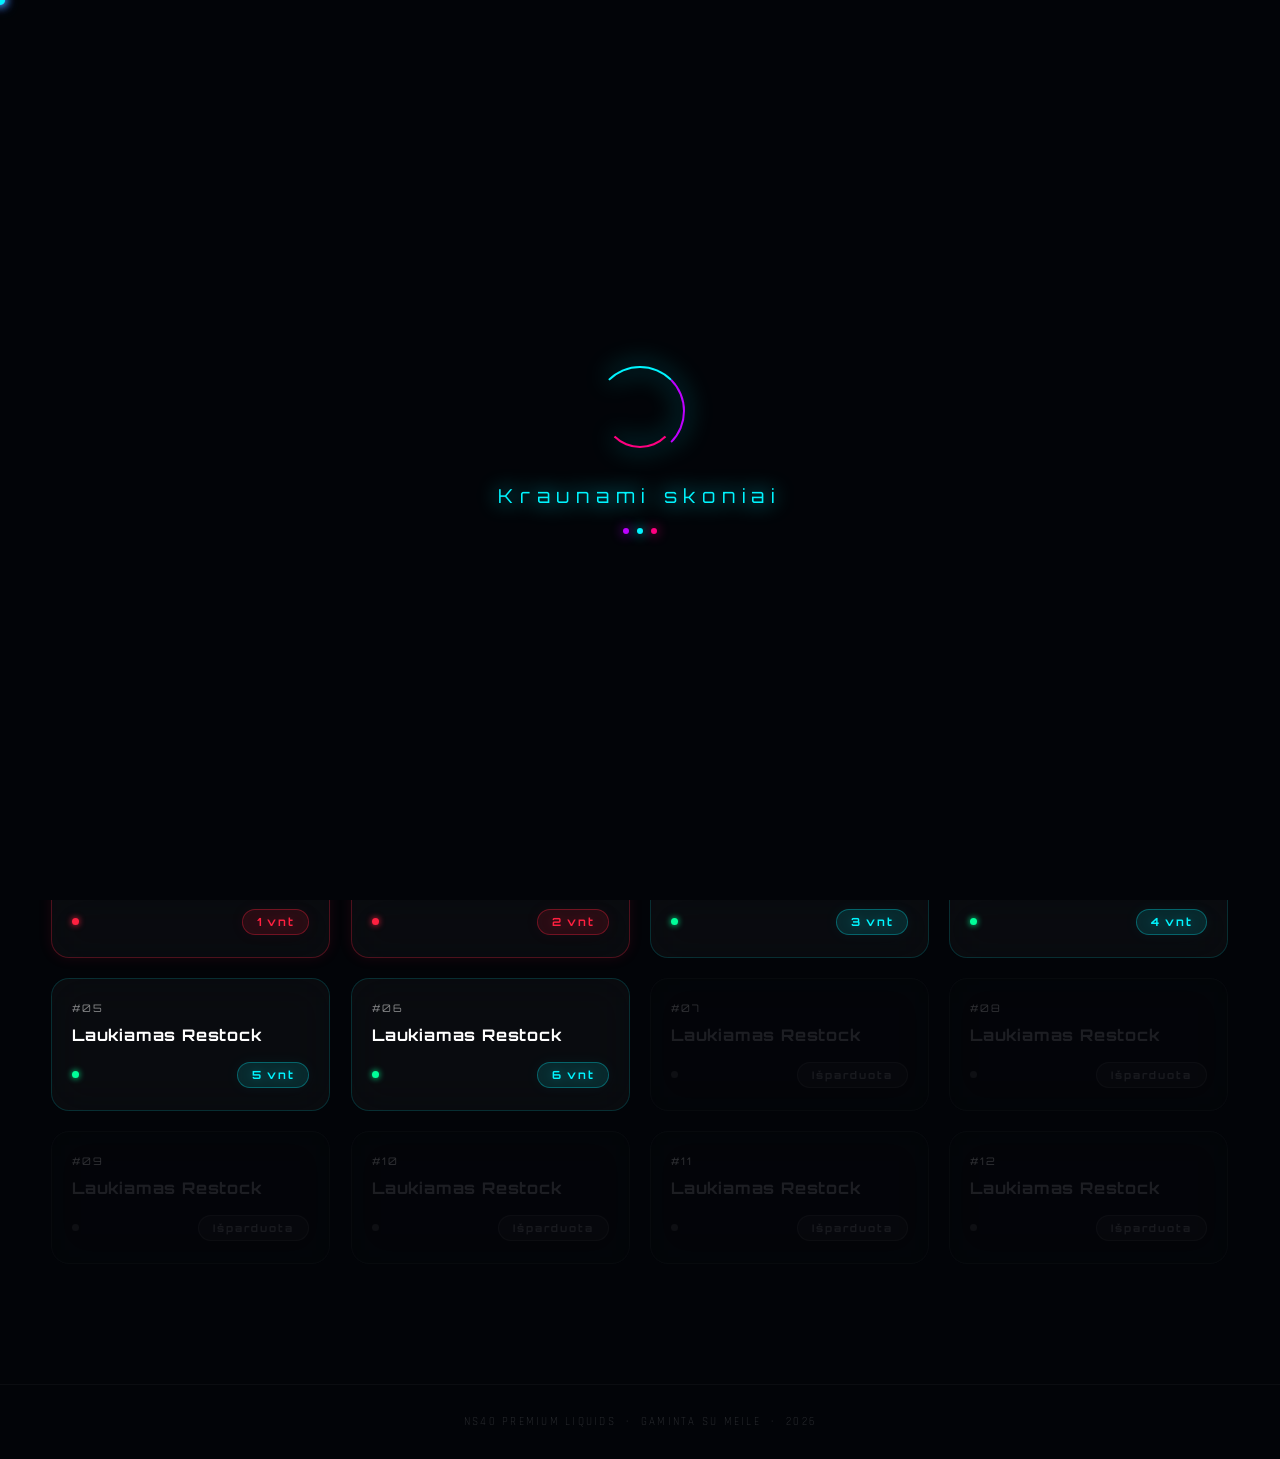
<file: indexbp.html>
<!DOCTYPE html>
<html lang="lt">
<head>
<meta charset="UTF-8">
<meta name="viewport" content="width=device-width, initial-scale=1.0">
<title>NS40 — Premium Liquid Skoniai</title>
<link href="https://fonts.googleapis.com/css2?family=Orbitron:wght@400;700;900&family=Rajdhani:wght@300;400;600&display=swap" rel="stylesheet">
<style>
  :root {
    --neon-cyan:    #00f5ff;
    --neon-purple:  #bf00ff;
    --neon-pink:    #ff0080;
    --neon-red:     #ff2040;
    --neon-blue:    #0057ff;
    --bg-deep:      #020408;
    --bg-card:      rgba(255,255,255,0.03);
    --glass-border: rgba(0,245,255,0.15);
    --text-dim:     rgba(255,255,255,0.5);
  }
  *, *::before, *::after { box-sizing: border-box; margin: 0; padding: 0; }
  html { scroll-behavior: smooth; }
  body {
    font-family: 'Rajdhani', sans-serif;
    background: var(--bg-deep);
    color: #fff;
    min-height: 100vh;
    overflow-x: hidden;
    cursor: none;
  }

  /* ── CURSOR ── */
  #cursor {
    position: fixed; pointer-events: none; z-index: 99999;
    width: 10px; height: 10px; border-radius: 50%;
    background: var(--neon-cyan);
    box-shadow: 0 0 10px var(--neon-cyan);
    transform: translate(-50%, -50%);
    transition: transform 0.1s ease;
  }
  .trail {
    position: fixed; pointer-events: none; z-index: 99998;
    border-radius: 50%; transform: translate(-50%, -50%);
  }

  /* ── LOADING ── */
  #loader {
    position: fixed; inset: 0; z-index: 9999;
    background: var(--bg-deep);
    display: flex; flex-direction: column;
    align-items: center; justify-content: center;
    transition: opacity 0.8s ease, visibility 0.8s ease;
  }
  #loader.hide { opacity: 0; visibility: hidden; }
  .loader-ring {
    width: 90px; height: 90px; border-radius: 50%;
    border: 2px solid transparent;
    border-top-color: var(--neon-cyan);
    border-right-color: var(--neon-purple);
    animation: spin 1.2s linear infinite;
    filter: drop-shadow(0 0 12px var(--neon-cyan));
    margin-bottom: 28px; position: relative;
  }
  .loader-ring::before {
    content: ''; position: absolute; inset: 6px; border-radius: 50%;
    border: 2px solid transparent;
    border-bottom-color: var(--neon-pink);
    animation: spin 0.8s linear infinite reverse;
  }
  @keyframes spin { to { transform: rotate(360deg); } }
  .loader-text {
    font-family: 'Orbitron', monospace;
    font-size: clamp(0.9rem, 3vw, 1.2rem);
    letter-spacing: 0.35em;
    color: var(--neon-cyan);
    animation: textPulse 1.2s ease-in-out infinite;
    filter: drop-shadow(0 0 10px var(--neon-cyan));
  }
  @keyframes textPulse { 0%,100%{opacity:0.5} 50%{opacity:1} }
  .loader-dots { display: flex; gap: 8px; margin-top: 20px; }
  .loader-dots span {
    width: 6px; height: 6px; border-radius: 50%;
    background: var(--neon-purple);
    animation: dotBounce 1.2s ease-in-out infinite;
    filter: drop-shadow(0 0 6px var(--neon-purple));
  }
  .loader-dots span:nth-child(2) { animation-delay:0.2s; background:var(--neon-cyan); filter:drop-shadow(0 0 6px var(--neon-cyan)); }
  .loader-dots span:nth-child(3) { animation-delay:0.4s; background:var(--neon-pink); filter:drop-shadow(0 0 6px var(--neon-pink)); }
  @keyframes dotBounce { 0%,80%,100%{transform:translateY(0);opacity:0.4} 40%{transform:translateY(-10px);opacity:1} }

  #bgCanvas { position:fixed; inset:0; z-index:0; pointer-events:none; }
  body::before {
    content:''; position:fixed; inset:0; z-index:1;
    background-image:url("data:image/svg+xml,%3Csvg viewBox='0 0 200 200' xmlns='http://www.w3.org/2000/svg'%3E%3Cfilter id='n'%3E%3CfeTurbulence type='fractalNoise' baseFrequency='0.9' numOctaves='4' stitchTiles='stitch'/%3E%3C/filter%3E%3Crect width='100%25' height='100%25' filter='url(%23n)' opacity='0.03'/%3E%3C/svg%3E");
    pointer-events:none; opacity:0.4;
  }
  #main { position:relative; z-index:2; }

  /* ── TOP NAV ── */
  .top-nav {
    display: flex; justify-content: center; align-items: center;
    padding: 18px 20px 0;
    position: relative; z-index: 10;
  }
  .game-btn {
    display: inline-flex; align-items: center; gap: 7px;
    font-family: 'Orbitron', monospace;
    font-size: 0.65rem; letter-spacing: 0.2em;
    color: var(--neon-pink);
    border: 1px solid rgba(255,0,128,0.4);
    background: rgba(255,0,128,0.05);
    padding: 7px 18px; border-radius: 100px;
    cursor: none; text-decoration: none;
    transition: all 0.3s ease;
  }
  .game-btn:hover {
    background: rgba(255,0,128,0.12);
    border-color: var(--neon-pink);
    filter: drop-shadow(0 0 10px rgba(255,0,128,0.5));
    transform: scale(1.04);
  }

  /* ── HEADER ── */
  header {
    text-align: center;
    padding: clamp(30px,6vw,60px) 20px clamp(20px,4vw,40px);
  }
  .price-tag {
    display: inline-block;
    font-family: 'Orbitron', monospace;
    font-size: clamp(0.75rem,2vw,0.9rem); letter-spacing: 0.3em;
    color: var(--neon-cyan); border: 1px solid var(--neon-cyan);
    padding: 6px 20px; border-radius: 100px; margin-bottom: 24px;
    filter: drop-shadow(0 0 8px var(--neon-cyan));
    animation: borderPulse 3s ease-in-out infinite;
  }
  @keyframes borderPulse {
    0%,100%{box-shadow:0 0 6px var(--neon-cyan),inset 0 0 6px rgba(0,245,255,0.05)}
    50%{box-shadow:0 0 18px var(--neon-cyan),inset 0 0 12px rgba(0,245,255,0.1)}
  }
  .brand-label {
    font-family: 'Orbitron', monospace;
    font-size: clamp(0.65rem,1.8vw,0.8rem); letter-spacing: 0.5em;
    color: var(--text-dim); text-transform: uppercase; margin-bottom: 8px;
  }
  .hero-title {
    font-family: 'Orbitron', monospace;
    font-size: clamp(3rem,12vw,8rem); font-weight: 900; line-height: 0.9;
    background: linear-gradient(135deg, var(--neon-cyan) 0%, var(--neon-purple) 50%, var(--neon-pink) 100%);
    background-size: 300% 300%;
    -webkit-background-clip: text; -webkit-text-fill-color: transparent; background-clip: text;
    animation: gradShift 4s ease infinite;
    filter: drop-shadow(0 0 30px rgba(0,245,255,0.4));
    margin-bottom: 8px;
  }
  @keyframes gradShift { 0%,100%{background-position:0% 50%} 50%{background-position:100% 50%} }
  .hero-sub {
    font-family: 'Rajdhani', sans-serif;
    font-size: clamp(1rem,3vw,1.4rem); font-weight: 300;
    letter-spacing: 0.4em; color: rgba(255,255,255,0.6);
    text-transform: uppercase; margin-bottom: 16px;
  }
  .hero-tagline {
    font-family: 'Orbitron', monospace;
    font-size: clamp(0.7rem,2vw,0.9rem); letter-spacing: 0.25em;
    color: var(--neon-purple); filter: drop-shadow(0 0 8px var(--neon-purple));
    animation: taglinePulse 2.5s ease-in-out infinite;
  }
  @keyframes taglinePulse { 0%,100%{opacity:0.7} 50%{opacity:1;filter:drop-shadow(0 0 16px var(--neon-purple))} }
  .divider {
    width:100%; height:1px; max-width:600px; margin:40px auto 0;
    background:linear-gradient(90deg,transparent,var(--neon-cyan),var(--neon-purple),transparent);
    opacity:0.4;
  }

  /* ── STATS ── */
  .stats-bar {
    display:flex; justify-content:center;
    gap:clamp(20px,6vw,60px); flex-wrap:wrap; padding:30px 20px;
  }
  .stat-item { text-align:center; }
  .stat-value {
    font-family:'Orbitron',monospace;
    font-size:clamp(1.2rem,3vw,1.8rem); font-weight:700;
    color:var(--neon-cyan); filter:drop-shadow(0 0 8px var(--neon-cyan));
  }
  .stat-label { font-size:0.75rem; letter-spacing:0.2em; color:var(--text-dim); text-transform:uppercase; margin-top:2px; }

  /* ── TOOLS BAR (roulette + calc) ── */
  .tools-bar {
    display: flex; justify-content: center; align-items: stretch;
    gap: 16px; flex-wrap: wrap;
    padding: 0 clamp(16px,4vw,60px) 40px;
    max-width: 1400px; margin: 0 auto;
  }

  /* roulette */
  .roulette-box {
    background: var(--bg-card);
    border: 1px solid rgba(191,0,255,0.2);
    border-radius: 16px; padding: 20px 24px;
    display: flex; flex-direction: column; align-items: center; gap: 12px;
    flex: 1; min-width: 260px; max-width: 400px;
  }
  .tool-label {
    font-family: 'Orbitron', monospace;
    font-size: 0.65rem; letter-spacing: 0.4em;
    color: var(--text-dim); text-transform: uppercase;
  }
  #rouletteResult {
    font-family: 'Orbitron', monospace;
    font-size: clamp(0.85rem,2vw,1rem); font-weight: 700;
    color: #fff; text-align: center; min-height: 24px;
    transition: all 0.3s; letter-spacing: 0.05em;
  }
  #rouletteResult.spinning {
    animation: rouletteSpin 0.1s linear infinite;
    color: var(--neon-purple);
    filter: drop-shadow(0 0 8px var(--neon-purple));
  }
  @keyframes rouletteSpin { 0%{opacity:0.3} 50%{opacity:1} 100%{opacity:0.3} }
  #rouletteResult.result {
    color: var(--neon-cyan);
    filter: drop-shadow(0 0 10px var(--neon-cyan));
    animation: resultPop 0.4s cubic-bezier(.17,.67,.3,1.4) forwards;
  }
  @keyframes resultPop { 0%{transform:scale(0.8)} 100%{transform:scale(1)} }

  .spin-btn {
    font-family: 'Orbitron', monospace;
    font-size: 0.7rem; letter-spacing: 0.2em;
    color: var(--neon-purple);
    border: 1px solid rgba(191,0,255,0.5);
    background: rgba(191,0,255,0.06);
    padding: 8px 22px; border-radius: 100px;
    cursor: none; transition: all 0.3s;
  }
  .spin-btn:hover {
    background: rgba(191,0,255,0.15);
    filter: drop-shadow(0 0 10px var(--neon-purple));
    transform: scale(1.04);
  }
  .spin-btn:disabled { opacity: 0.4; cursor: not-allowed; }

  /* calc */
  .calc-box {
    background: var(--bg-card);
    border: 1px solid rgba(0,245,255,0.15);
    border-radius: 16px; padding: 20px 24px;
    display: flex; flex-direction: column; align-items: center; gap: 12px;
    flex: 1; min-width: 260px; max-width: 400px;
  }
  .qty-controls {
    display: flex; align-items: center; gap: 16px;
  }
  .qty-btn {
    width: 36px; height: 36px; border-radius: 50%;
    border: 1px solid rgba(0,245,255,0.35);
    background: rgba(0,245,255,0.06);
    color: var(--neon-cyan);
    font-size: 1.2rem; font-weight: 700;
    cursor: none; transition: all 0.2s;
    display: flex; align-items: center; justify-content: center;
  }
  .qty-btn:hover { background: rgba(0,245,255,0.15); filter: drop-shadow(0 0 8px var(--neon-cyan)); }
  #qtyNum {
    font-family: 'Orbitron', monospace;
    font-size: 1.6rem; font-weight: 900;
    color: #fff; min-width: 40px; text-align: center;
  }
  #calcResult {
    font-family: 'Orbitron', monospace;
    font-size: 1.4rem; font-weight: 900;
    color: var(--neon-cyan);
    filter: drop-shadow(0 0 10px var(--neon-cyan));
    letter-spacing: 0.1em;
  }
  .calc-note {
    font-size: 0.72rem; letter-spacing: 0.15em;
    color: var(--text-dim);
  }

  /* ── GRID ── */
  .grid-section {
    padding:0 clamp(16px,4vw,60px) clamp(60px,10vw,120px);
    max-width:1400px; margin:0 auto;
  }
  .section-label {
    font-family:'Orbitron',monospace;
    font-size:0.7rem; letter-spacing:0.5em;
    color:var(--text-dim); text-align:center;
    margin-bottom:32px; text-transform:uppercase;
  }
  .flavour-grid {
    display:grid;
    grid-template-columns:repeat(auto-fill, minmax(min(100%,260px),1fr));
    gap:20px;
  }

  /* ── CARD ── */
  @keyframes cardIn { from{opacity:0;transform:translateY(24px) scale(0.95)} to{opacity:1;transform:translateY(0) scale(1)} }
  .card {
    position:relative; background:var(--bg-card);
    border:1px solid var(--glass-border);
    border-radius:18px; padding:22px 20px;
    backdrop-filter:blur(20px);
    transition:transform 0.35s cubic-bezier(.25,.8,.25,1), box-shadow 0.35s ease, border-color 0.35s ease;
    overflow:hidden; cursor:none; opacity:0;
    animation:cardIn 0.55s ease forwards;
  }
  .card::before {
    content:''; position:absolute; inset:0;
    background:linear-gradient(135deg,rgba(0,245,255,0.06) 0%,rgba(191,0,255,0.04) 100%);
    opacity:0; transition:opacity 0.35s; border-radius:inherit;
  }
  .card::after {
    content:''; position:absolute;
    top:-40%; left:-40%; width:180%; height:180%;
    background:radial-gradient(circle,rgba(0,245,255,0.06) 0%,transparent 60%);
    opacity:0; transform:scale(0.5); transition:opacity 0.4s, transform 0.4s;
  }
  .card:hover { transform:translateY(-6px) scale(1.02); border-color:rgba(0,245,255,0.5); box-shadow:0 12px 40px rgba(0,0,0,0.5),0 0 30px rgba(0,245,255,0.15); }
  .card:hover::before { opacity:1; }
  .card:hover::after  { opacity:1; transform:scale(1); }
  .card.low-stock { border-color:rgba(255,32,64,0.28); box-shadow:0 0 14px rgba(255,32,64,0.1); }
  .card.low-stock::before { background:linear-gradient(135deg,rgba(255,32,64,0.07) 0%,rgba(191,0,255,0.03) 100%); }
  .card.low-stock:hover { border-color:rgba(255,32,64,0.65); box-shadow:0 12px 40px rgba(0,0,0,0.5),0 0 28px rgba(255,32,64,0.22); }
  .card.out-of-stock { border-color:rgba(255,255,255,0.05); }
  .card.out-of-stock.anim-done { opacity:0.35 !important; }
  .card.out-of-stock:hover { transform:translateY(-2px); box-shadow:none; border-color:rgba(255,255,255,0.09); }
  .card.out-of-stock .card-name { color:rgba(255,255,255,0.3); }
  .card-number { font-family:'Orbitron',monospace; font-size:0.65rem; letter-spacing:0.2em; color:var(--text-dim); margin-bottom:10px; position:relative; z-index:1; }
  .card-name { font-family:'Orbitron',monospace; font-size:clamp(0.85rem,2vw,1rem); font-weight:700; letter-spacing:0.05em; color:#fff; margin-bottom:16px; line-height:1.3; position:relative; z-index:1; transition:color 0.3s; }
  .card-footer { display:flex; align-items:center; justify-content:space-between; position:relative; z-index:1; }
  .stock-dot { width:7px; height:7px; border-radius:50%; flex-shrink:0; }
  .dot-ok  { background:#00ff99; box-shadow:0 0 6px #00ff99; }
  .dot-low { background:var(--neon-red); box-shadow:0 0 6px var(--neon-red); animation:dotBlink 1.4s ease-in-out infinite; }
  .dot-out { background:rgba(255,255,255,0.12); }
  @keyframes dotBlink { 0%,100%{opacity:1} 50%{opacity:0.25} }
  .qty-badge {
    font-family:'Orbitron',monospace; font-size:0.7rem; font-weight:700; letter-spacing:0.15em;
    padding:5px 14px; border-radius:100px;
    background:rgba(0,245,255,0.1); color:var(--neon-cyan);
    border:1px solid rgba(0,245,255,0.3);
    filter:drop-shadow(0 0 6px rgba(0,245,255,0.3));
    transition:filter 0.3s; white-space:nowrap;
  }
  .card:hover .qty-badge { filter:drop-shadow(0 0 10px var(--neon-cyan)); }
  .qty-badge.low { background:rgba(255,32,64,0.1); color:var(--neon-red); border-color:rgba(255,32,64,0.35); filter:drop-shadow(0 0 6px rgba(255,32,64,0.28)); }
  .card:hover .qty-badge.low { filter:drop-shadow(0 0 12px var(--neon-red)); }
  .out-badge { font-family:'Orbitron',monospace; font-size:0.65rem; font-weight:700; letter-spacing:0.2em; padding:5px 14px; border-radius:100px; background:rgba(255,255,255,0.04); color:rgba(255,255,255,0.22); border:1px solid rgba(255,255,255,0.07); }
  .card-accent { position:absolute; bottom:0; left:0; right:0; height:2px; background:linear-gradient(90deg,transparent,var(--neon-cyan),transparent); opacity:0; transition:opacity 0.35s; }
  .card.low-stock .card-accent { background:linear-gradient(90deg,transparent,var(--neon-red),transparent); }
  .card:hover .card-accent { opacity:1; }

  /* ── HIGHLIGHTED CARD (roulette) ── */
  .card.roulette-pick {
    border-color: var(--neon-purple) !important;
    box-shadow: 0 0 30px rgba(191,0,255,0.4), 0 12px 40px rgba(0,0,0,0.5) !important;
    transform: translateY(-8px) scale(1.04) !important;
  }
  .card.roulette-pick::before { opacity: 1 !important; background: linear-gradient(135deg,rgba(191,0,255,0.12) 0%,rgba(0,245,255,0.06) 100%) !important; }

  /* ── FOOTER ── */
  footer { text-align:center; padding:30px 20px; font-size:0.7rem; letter-spacing:0.2em; color:rgba(255,255,255,0.15); text-transform:uppercase; border-top:1px solid rgba(255,255,255,0.04); position:relative; z-index:2; }
  ::-webkit-scrollbar { width:4px; }
  ::-webkit-scrollbar-track { background:transparent; }
  ::-webkit-scrollbar-thumb { background:var(--neon-purple); border-radius:2px; }
  @media (max-width:480px) {
    .flavour-grid { grid-template-columns:1fr 1fr; gap:12px; }
    .card { padding:16px 14px; }
    .card-name { font-size:0.75rem; }
  }
</style>
</head>
<body>

<!-- CURSOR -->
<div id="cursor"></div>

<!-- LOADER -->
<div id="loader">
  <div class="loader-ring"></div>
  <div class="loader-text">Kraunami skoniai</div>
  <div class="loader-dots"><span></span><span></span><span></span></div>
</div>

<canvas id="bgCanvas"></canvas>

<div id="main">

  <!-- TOP NAV -->
  <div class="top-nav">
    <a href="bird.html" class="game-btn">🐦 NS40 FLAPPY</a>
  </div>

  <header>
    <div class="price-tag">Kaina: 3.5€</div>
    <div class="brand-label">Premium Liquid</div>
    <h1 class="hero-title">NS40</h1>
    <p class="hero-sub">Skonių sąrašas</p>
    <p class="hero-tagline">◈ &nbsp;REstock 03-22&nbsp; ◈</p>
    <div class="divider"></div>
  </header>

  <div class="stats-bar" id="statsBar"></div>

  <!-- TOOLS -->
  <div class="tools-bar">

    <!-- Roulette -->
    <div class="roulette-box">
      <div class="tool-label">◈ Skonių roulette ◈</div>
      <div id="rouletteResult">Spausk ir sužinok!</div>
      <button class="spin-btn" id="spinBtn">🎰 PASIRINK UŽ MANE</button>
    </div>

    <!-- Calc -->
    <div class="calc-box">
      <div class="tool-label">◈ Kainų skaičiuoklė ◈</div>
      <div class="qty-controls">
        <button class="qty-btn" id="qtyMinus">−</button>
        <div id="qtyNum">1</div>
        <button class="qty-btn" id="qtyPlus">+</button>
      </div>
      <div id="calcResult">3.50€</div>
      <div class="calc-note">vnt × 3.5€</div>
    </div>

  </div>

  <div class="grid-section">
    <p class="section-label">◈ Visi skoniai ◈</p>
    <div class="flavour-grid" id="flavourGrid"></div>
  </div>

  <footer>NS40 Premium Liquids &nbsp;·&nbsp; Gaminta su meile &nbsp;·&nbsp; 2026</footer>
</div>

<script>
/* ══════════════════════════════════════════
   ✏️  REDAGUOK TIK ŠĮ BLOKĄ
   Formatas: pavadinimas [kiekis]vnt
   0 = išparduota, 1-2 = mažas likutis, 3+ = normalus
══════════════════════════════════════════ */
const flavourInput = `
Laukiamas Restock 1vnt
Laukiamas Restock 2vnt
Laukiamas Restock 3vnt
Laukiamas Restock 4vnt
Laukiamas Restock 5vnt
Laukiamas Restock 6vnt
Laukiamas Restock 0vnt
Laukiamas Restock 0vnt
Laukiamas Restock 0vnt
Laukiamas Restock 0vnt
Laukiamas Restock 0vnt
Laukiamas Restock 0vnt
`;
/* ══════════════════════════════════════════
   ✏️  REDAGAVIMO ZONA BAIGIASI ČIA
══════════════════════════════════════════ */

const PRICE = 3.5;

/* ── Parse ── */
function parseFlavours(raw) {
  return raw.trim().split('\n').map(l=>l.trim()).filter(Boolean).map((line,i)=>{
    const m = line.match(/^(.*?)\s+(\d+)vnt\s*$/i);
    if(!m) return null;
    const n = m[1].trim();
    return { index:i+1, name:n.charAt(0).toUpperCase()+n.slice(1), qty:parseInt(m[2],10) };
  }).filter(Boolean);
}
function sortFlavours(list) {
  return [...list].sort((a,b)=>{ if(a.qty===0&&b.qty>0)return 1; if(a.qty>0&&b.qty===0)return -1; return 0; });
}
const flavours = sortFlavours(parseFlavours(flavourInput));
const inStock  = flavours.filter(f=>f.qty>0);

function stockClass(qty){ return qty===0?'out-of-stock':qty<=2?'low-stock':''; }
function dotClass(qty)  { return qty===0?'dot-out':qty<=2?'dot-low':'dot-ok'; }
function badgeClass(qty){ return (qty>0&&qty<=2)?'low':''; }

/* ── Stats ── */
function renderStats() {
  const total=flavours.length, avail=inStock.length;
  document.getElementById('statsBar').innerHTML=`
    <div class="stat-item"><div class="stat-value">${total}</div><div class="stat-label">Viso skonių</div></div>
    <div class="stat-item"><div class="stat-value">${avail}</div><div class="stat-label">Turimų</div></div>
    <div class="stat-item"><div class="stat-value">${total-avail}</div><div class="stat-label">Išparduota</div></div>`;
}

/* ── Grid ── */
function renderGrid(list) {
  const grid = document.getElementById('flavourGrid');
  grid.innerHTML = list.map((f,i)=>`
    <div class="card ${stockClass(f.qty)}" id="card-${f.index}" style="animation-delay:${i*0.045}s">
      <div class="card-number">#${String(f.index).padStart(2,'0')}</div>
      <div class="card-name">${f.name}</div>
      <div class="card-footer">
        <span class="stock-dot ${dotClass(f.qty)}"></span>
        ${f.qty>0?`<span class="qty-badge ${badgeClass(f.qty)}">${f.qty}&nbsp;vnt</span>`:`<span class="out-badge">Išparduota</span>`}
      </div>
      <div class="card-accent"></div>
    </div>`).join('');
  grid.querySelectorAll('.card.out-of-stock').forEach(c=>{
    c.addEventListener('animationend',()=>c.classList.add('anim-done'),{once:true});
  });
}

renderStats();
renderGrid(flavours);

/* ── Loader ── */
window.addEventListener('load',()=>setTimeout(()=>document.getElementById('loader').classList.add('hide'),2600));

/* ── Roulette ── */
let spinning = false;
let lastPick = null;
document.getElementById('spinBtn').addEventListener('click', () => {
  if(spinning || inStock.length===0) return;
  spinning = true;
  const btn = document.getElementById('spinBtn');
  const result = document.getElementById('rouletteResult');
  btn.disabled = true;

  if(lastPick) {
    document.getElementById('card-'+lastPick)?.classList.remove('roulette-pick');
    lastPick = null;
  }

  result.className = 'spinning';
  let ticks = 0;
  const totalTicks = 20 + Math.floor(Math.random()*15);
  const chosen = inStock[Math.floor(Math.random()*inStock.length)];

  const interval = setInterval(()=>{
    ticks++;
    const rand = inStock[Math.floor(Math.random()*inStock.length)];
    result.textContent = rand.name;
    if(ticks >= totalTicks) {
      clearInterval(interval);
      result.textContent = chosen.name;
      result.className = 'result';
      lastPick = chosen.index;
      const card = document.getElementById('card-'+chosen.index);
      if(card){
        card.classList.add('roulette-pick');
        card.scrollIntoView({behavior:'smooth', block:'center'});
      }
      spinning = false;
      btn.disabled = false;
    }
  }, 80);
});

/* ── Calc ── */
let qty = 1;
function updateCalc() {
  document.getElementById('qtyNum').textContent = qty;
  document.getElementById('calcResult').textContent = (qty * PRICE).toFixed(2) + '€';
}
document.getElementById('qtyPlus').addEventListener('click',()=>{ if(qty<99){qty++;updateCalc();} });
document.getElementById('qtyMinus').addEventListener('click',()=>{ if(qty>1){qty--;updateCalc();} });

/* ── Canvas BG ── */
const canvas=document.getElementById('bgCanvas'), ctx=canvas.getContext('2d');
function resize(){ canvas.width=window.innerWidth; canvas.height=window.innerHeight; }
resize(); window.addEventListener('resize',resize);
const COLORS=['#00f5ff','#bf00ff','#ff0080','#0057ff'];
const particles=Array.from({length:70},()=>({x:Math.random()*window.innerWidth,y:Math.random()*window.innerHeight,r:Math.random()*1.5+0.3,vx:(Math.random()-.5)*.3,vy:(Math.random()-.5)*.3-.15,color:COLORS[Math.floor(Math.random()*COLORS.length)],alpha:Math.random()*.6+.2,pulse:Math.random()*Math.PI*2}));
const smokes=Array.from({length:8},()=>({x:Math.random()*window.innerWidth,y:Math.random()*window.innerHeight,r:Math.random()*200+100,vx:(Math.random()-.5)*.12,vy:-(Math.random()*.15+.05),alpha:Math.random()*.03+.01,phase:Math.random()*Math.PI*2}));
function draw(){
  ctx.clearRect(0,0,canvas.width,canvas.height);
  let g=ctx.createRadialGradient(canvas.width*.2,canvas.height*.3,0,canvas.width*.2,canvas.height*.3,canvas.width*.55);
  g.addColorStop(0,'rgba(0,87,255,0.04)');g.addColorStop(1,'transparent');ctx.fillStyle=g;ctx.fillRect(0,0,canvas.width,canvas.height);
  g=ctx.createRadialGradient(canvas.width*.8,canvas.height*.7,0,canvas.width*.8,canvas.height*.7,canvas.width*.5);
  g.addColorStop(0,'rgba(191,0,255,0.04)');g.addColorStop(1,'transparent');ctx.fillStyle=g;ctx.fillRect(0,0,canvas.width,canvas.height);
  smokes.forEach(s=>{s.x+=s.vx;s.y+=s.vy;s.phase+=.003;if(s.y+s.r<0){s.y=canvas.height+s.r;s.x=Math.random()*canvas.width;}const sg=ctx.createRadialGradient(s.x,s.y,0,s.x,s.y,s.r);sg.addColorStop(0,`rgba(0,245,255,${s.alpha*(.8+.2*Math.sin(s.phase))})`);sg.addColorStop(1,'transparent');ctx.fillStyle=sg;ctx.beginPath();ctx.arc(s.x,s.y,s.r,0,Math.PI*2);ctx.fill();});
  particles.forEach(p=>{p.x+=p.vx;p.y+=p.vy;p.pulse+=.04;if(p.y<-10){p.y=canvas.height+10;p.x=Math.random()*canvas.width;}if(p.x<-10)p.x=canvas.width+10;if(p.x>canvas.width+10)p.x=-10;const a=p.alpha*(.6+.4*Math.sin(p.pulse));ctx.save();ctx.beginPath();ctx.arc(p.x,p.y,p.r,0,Math.PI*2);ctx.shadowBlur=12;ctx.shadowColor=p.color;ctx.globalAlpha=a;ctx.fillStyle=p.color;ctx.fill();ctx.restore();});
  requestAnimationFrame(draw);
}
draw();

/* ── CURSOR TRAIL ── */
const cursorEl = document.getElementById('cursor');
const trailColors = ['#00f5ff','#bf00ff','#ff0080','#0057ff'];
const trailPool = [];
const TRAIL_COUNT = 18;

for(let i=0;i<TRAIL_COUNT;i++){
  const t = document.createElement('div');
  t.className = 'trail';
  const size = Math.max(3, 10 - i*0.4);
  t.style.cssText = `width:${size}px;height:${size}px;opacity:0;background:${trailColors[i%trailColors.length]};box-shadow:0 0 ${size*1.5}px ${trailColors[i%trailColors.length]};`;
  document.body.appendChild(t);
  trailPool.push({ el:t, x:0, y:0 });
}

let mouseX=0, mouseY=0;
document.addEventListener('mousemove', e=>{
  mouseX=e.clientX; mouseY=e.clientY;
  cursorEl.style.left=mouseX+'px';
  cursorEl.style.top=mouseY+'px';
});

let trailHead = 0;
const trailPositions = Array(TRAIL_COUNT).fill({x:0,y:0});

function animateTrail(){
  trailPositions.unshift({x:mouseX,y:mouseY});
  trailPositions.pop();
  trailPool.forEach((t,i)=>{
    const pos = trailPositions[i] || {x:mouseX,y:mouseY};
    t.el.style.left = pos.x+'px';
    t.el.style.top  = pos.y+'px';
    t.el.style.opacity = Math.max(0, (1 - i/TRAIL_COUNT) * 0.7);
    const s = Math.max(0.3, 1 - i/TRAIL_COUNT);
    t.el.style.transform = `translate(-50%,-50%) scale(${s})`;
  });
  requestAnimationFrame(animateTrail);
}
animateTrail();
</script>
</body>
</html>
</file>
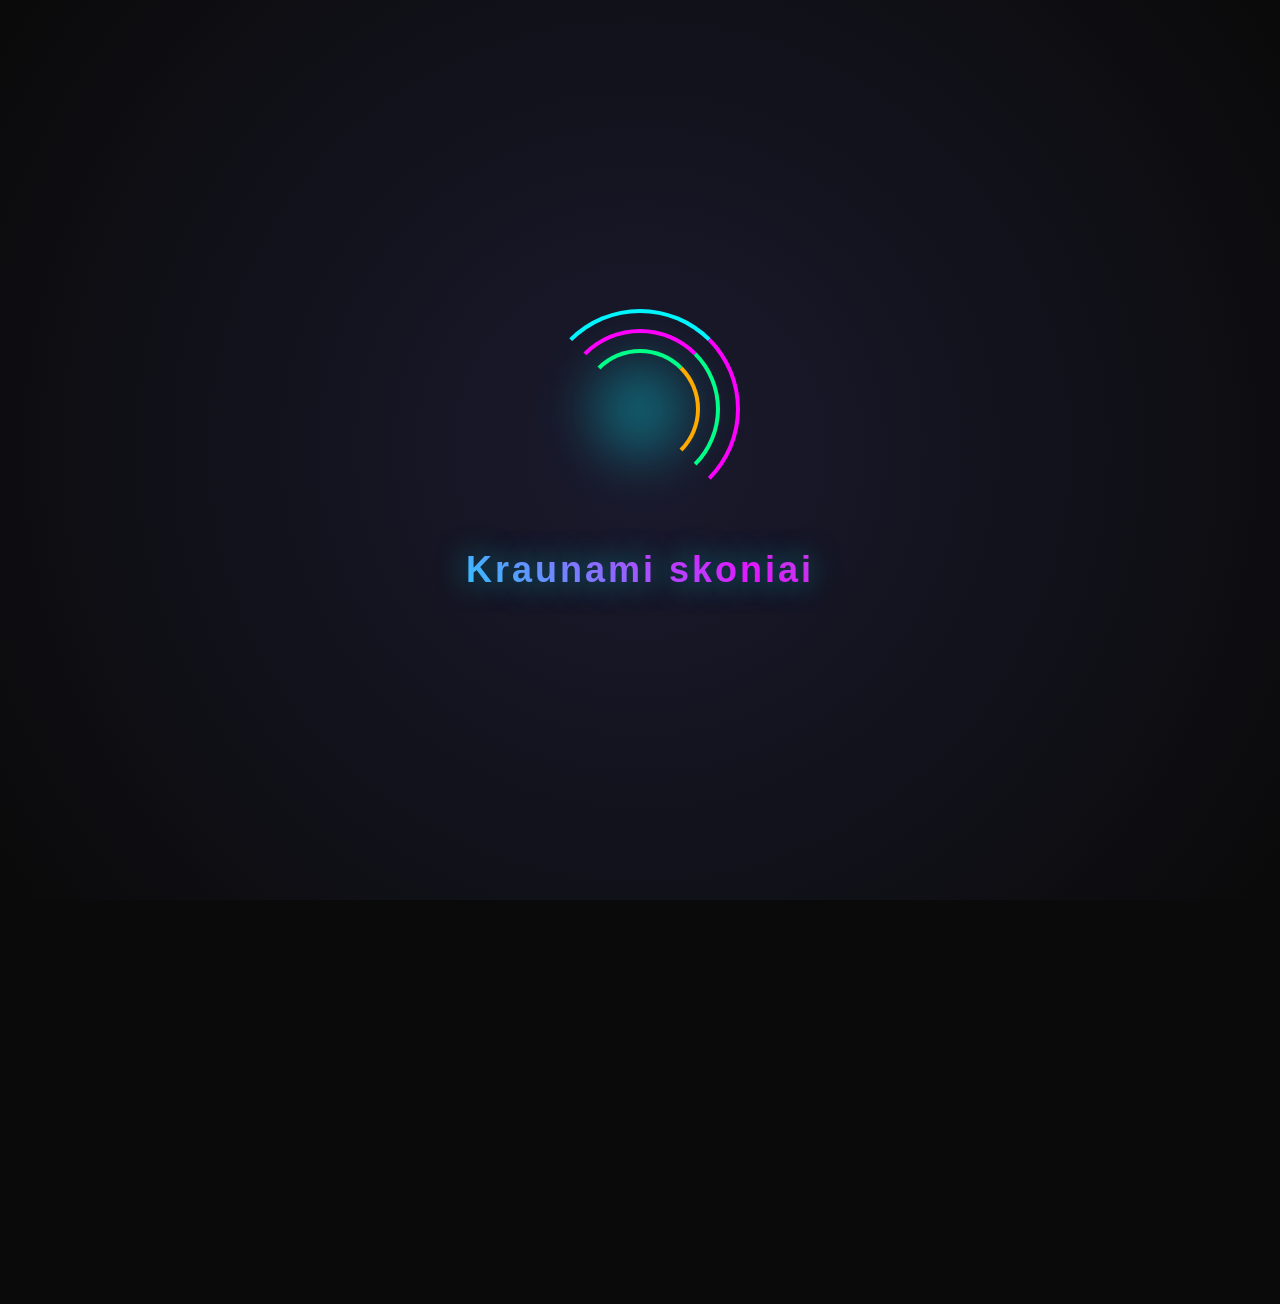
<file: vkusna-i-tochka.html>
<!DOCTYPE html>
<html lang="lt">
<head>
    <meta charset="UTF-8">
    <meta name="viewport" content="width=device-width, initial-scale=1.0">
    <title>Vkusna i tochka - Skystų Skystis</title>
    <style>
        * {
            margin: 0;
            padding: 0;
            box-sizing: border-box;
        }

        body {
            font-family: 'Segoe UI', Tahoma, Geneva, Verdana, sans-serif;
            background: #0a0a0a;
            overflow-x: hidden;
            color: white;
        }

        /* Loading Screen */
        #loading-screen {
            position: fixed;
            top: 0;
            left: 0;
            width: 100%;
            height: 100%;
            background: radial-gradient(circle at center, #1a1a2e 0%, #0a0a0a 100%);
            display: flex;
            flex-direction: column;
            justify-content: center;
            align-items: center;
            z-index: 9999;
            transition: all 1s cubic-bezier(0.68, -0.55, 0.265, 1.55);
        }

        #loading-screen.fade-out {
            opacity: 0;
            transform: scale(1.2);
            pointer-events: none;
        }

        .loading-animation {
            position: relative;
            width: 200px;
            height: 200px;
            margin-bottom: 40px;
        }

        .vapor-circle {
            position: absolute;
            top: 50%;
            left: 50%;
            width: 100%;
            height: 100%;
            border-radius: 50%;
            border: 4px solid transparent;
            border-top-color: #00f5ff;
            border-right-color: #ff00ff;
            transform: translate(-50%, -50%);
            animation: spin 2s cubic-bezier(0.68, -0.55, 0.265, 1.55) infinite;
        }

        .vapor-circle:nth-child(2) {
            width: 80%;
            height: 80%;
            border-top-color: #ff00ff;
            border-right-color: #00ff88;
            animation-duration: 1.5s;
            animation-direction: reverse;
        }

        .vapor-circle:nth-child(3) {
            width: 60%;
            height: 60%;
            border-top-color: #00ff88;
            border-right-color: #ffaa00;
            animation-duration: 1s;
        }

        .vapor-glow {
            position: absolute;
            top: 50%;
            left: 50%;
            width: 150px;
            height: 150px;
            background: radial-gradient(circle, rgba(0, 245, 255, 0.4), transparent 70%);
            border-radius: 50%;
            transform: translate(-50%, -50%);
            animation: pulse-glow 2s ease-in-out infinite;
            filter: blur(20px);
        }

        @keyframes spin {
            0% { 
                transform: translate(-50%, -50%) rotate(0deg) scale(1);
            }
            50% {
                transform: translate(-50%, -50%) rotate(180deg) scale(1.1);
            }
            100% { 
                transform: translate(-50%, -50%) rotate(360deg) scale(1);
            }
        }

        @keyframes pulse-glow {
            0%, 100% { 
                opacity: 0.6;
                transform: translate(-50%, -50%) scale(1);
            }
            50% { 
                opacity: 1;
                transform: translate(-50%, -50%) scale(1.3);
            }
        }

        .loading-text {
            font-size: 36px;
            font-weight: 700;
            letter-spacing: 3px;
            background: linear-gradient(45deg, #00f5ff, #ff00ff, #00ff88, #ffaa00);
            background-size: 300% 300%;
            -webkit-background-clip: text;
            -webkit-text-fill-color: transparent;
            background-clip: text;
            animation: gradient-shift 3s ease infinite, float-text 2s ease-in-out infinite;
            text-shadow: 0 0 30px rgba(0, 245, 255, 0.5);
        }

        @keyframes gradient-shift {
            0% { background-position: 0% 50%; }
            50% { background-position: 100% 50%; }
            100% { background-position: 0% 50%; }
        }

        @keyframes float-text {
            0%, 100% { transform: translateY(0px); }
            50% { transform: translateY(-10px); }
        }

        /* Main Page */
        #main-page {
            opacity: 0;
            transform: scale(0.9);
            transition: all 1s cubic-bezier(0.68, -0.55, 0.265, 1.55);
            position: relative;
            min-height: 100vh;
            padding: 60px 20px;
        }

        #main-page.show {
            opacity: 1;
            transform: scale(1);
        }

        /* Animated Background */
        .bg-animation {
            position: fixed;
            top: 0;
            left: 0;
            width: 100%;
            height: 100%;
            z-index: -1;
            overflow: hidden;
        }

        .vapor-particle {
            position: absolute;
            width: 200px;
            height: 200px;
            background: radial-gradient(circle, rgba(0, 245, 255, 0.1), transparent 70%);
            border-radius: 50%;
            filter: blur(40px);
            animation: float-particle 20s infinite;
            opacity: 0.6;
        }

        .vapor-particle:nth-child(1) {
            top: 10%;
            left: 10%;
            animation-duration: 15s;
            background: radial-gradient(circle, rgba(255, 0, 255, 0.1), transparent 70%);
        }

        .vapor-particle:nth-child(2) {
            top: 50%;
            right: 10%;
            animation-duration: 18s;
            animation-delay: 2s;
            background: radial-gradient(circle, rgba(0, 255, 136, 0.1), transparent 70%);
        }

        .vapor-particle:nth-child(3) {
            bottom: 10%;
            left: 30%;
            animation-duration: 22s;
            animation-delay: 4s;
            background: radial-gradient(circle, rgba(255, 170, 0, 0.1), transparent 70%);
        }

        .vapor-particle:nth-child(4) {
            top: 30%;
            left: 50%;
            animation-duration: 17s;
            animation-delay: 1s;
        }

        @keyframes float-particle {
            0%, 100% {
                transform: translate(0, 0) rotate(0deg);
            }
            33% {
                transform: translate(50px, -100px) rotate(120deg);
            }
            66% {
                transform: translate(-50px, 50px) rotate(240deg);
            }
        }

        /* Header */
        .header {
            text-align: center;
            margin-bottom: 80px;
            position: relative;
        }

        .header h1 {
            font-size: 64px;
            font-weight: 900;
            margin-bottom: 20px;
            background: linear-gradient(135deg, #00f5ff 0%, #ff00ff 50%, #00ff88 100%);
            -webkit-background-clip: text;
            -webkit-text-fill-color: transparent;
            background-clip: text;
            animation: title-glow 3s ease-in-out infinite;
            text-shadow: 0 0 50px rgba(0, 245, 255, 0.5);
            letter-spacing: 2px;
        }

        @keyframes title-glow {
            0%, 100% {
                filter: drop-shadow(0 0 20px rgba(0, 245, 255, 0.8)) 
                        drop-shadow(0 0 40px rgba(255, 0, 255, 0.6));
            }
            50% {
                filter: drop-shadow(0 0 40px rgba(0, 245, 255, 1)) 
                        drop-shadow(0 0 60px rgba(255, 0, 255, 0.8));
            }
        }

        .header p {
            font-size: 24px;
            color: #aaa;
            letter-spacing: 4px;
            font-weight: 300;
        }

        /* Container */
        .container {
            max-width: 900px;
            margin: 0 auto;
        }

        /* Product Card */
        .product-card {
            background: linear-gradient(135deg, rgba(26, 26, 46, 0.8) 0%, rgba(15, 15, 25, 0.9) 100%);
            backdrop-filter: blur(20px);
            border-radius: 30px;
            padding: 50px;
            box-shadow: 
                0 20px 60px rgba(0, 245, 255, 0.2),
                0 0 100px rgba(255, 0, 255, 0.1),
                inset 0 0 80px rgba(0, 245, 255, 0.05);
            border: 2px solid rgba(0, 245, 255, 0.3);
            position: relative;
            overflow: hidden;
            transition: all 0.5s cubic-bezier(0.68, -0.55, 0.265, 1.55);
        }

        .product-card:hover {
            transform: translateY(-10px) scale(1.02);
            box-shadow: 
                0 30px 80px rgba(0, 245, 255, 0.3),
                0 0 120px rgba(255, 0, 255, 0.2),
                inset 0 0 100px rgba(0, 245, 255, 0.08);
        }

        .product-header {
            display: flex;
            justify-content: space-between;
            align-items: center;
            margin-bottom: 40px;
            padding-bottom: 30px;
            border-bottom: 2px solid rgba(0, 245, 255, 0.2);
        }

        .product-name {
            font-size: 42px;
            font-weight: 800;
            background: linear-gradient(135deg, #00f5ff, #ff00ff);
            -webkit-background-clip: text;
            -webkit-text-fill-color: transparent;
            background-clip: text;
            letter-spacing: 1px;
        }

        .product-price {
            font-size: 48px;
            font-weight: 900;
            color: #00ff88;
            text-shadow: 0 0 20px rgba(0, 255, 136, 0.6);
            animation: price-pulse 2s ease-in-out infinite;
        }

        @keyframes price-pulse {
            0%, 100% {
                transform: scale(1);
                text-shadow: 0 0 20px rgba(0, 255, 136, 0.6);
            }
            50% {
                transform: scale(1.05);
                text-shadow: 0 0 30px rgba(0, 255, 136, 0.8), 0 0 50px rgba(0, 255, 136, 0.4);
            }
        }

        /* Flavours Grid */
        .flavours-grid {
            display: grid;
            grid-template-columns: repeat(2, 1fr);
            gap: 20px;
        }

        .flavour-item {
            background: linear-gradient(135deg, rgba(0, 245, 255, 0.1), rgba(255, 0, 255, 0.05));
            backdrop-filter: blur(10px);
            padding: 20px;
            border-radius: 15px;
            display: flex;
            align-items: center;
            gap: 20px;
            border: 1px solid rgba(0, 245, 255, 0.2);
            transition: all 0.4s cubic-bezier(0.68, -0.55, 0.265, 1.55);
            cursor: pointer;
            position: relative;
            overflow: hidden;
        }

        .flavour-item::before {
            content: '';
            position: absolute;
            top: -50%;
            left: -50%;
            width: 200%;
            height: 200%;
            background: linear-gradient(45deg, transparent, rgba(0, 245, 255, 0.1), transparent);
            transform: rotate(45deg);
            transition: all 0.6s;
        }

        .flavour-item:hover::before {
            left: 100%;
        }

        .flavour-item:hover {
            transform: translateX(10px);
            background: linear-gradient(135deg, rgba(0, 245, 255, 0.15), rgba(255, 0, 255, 0.1));
            box-shadow: 
                0 10px 30px rgba(0, 245, 255, 0.3),
                inset 0 0 20px rgba(0, 245, 255, 0.1);
            border-color: rgba(0, 245, 255, 0.5);
        }

        .flavour-number {
            font-size: 28px;
            font-weight: 900;
            background: linear-gradient(135deg, #00f5ff, #ff00ff);
            -webkit-background-clip: text;
            -webkit-text-fill-color: transparent;
            background-clip: text;
            min-width: 40px;
            text-align: center;
            text-shadow: 0 0 20px rgba(0, 245, 255, 0.5);
            animation: number-spin 3s ease-in-out infinite;
        }

        @keyframes number-spin {
            0%, 100% { transform: rotateY(0deg); }
            50% { transform: rotateY(180deg); }
        }

        .flavour-name {
            font-size: 16px;
            color: #fff;
            line-height: 1.6;
            font-weight: 500;
        }

        /* Decorative Elements */
        .vapor-cloud {
            position: absolute;
            width: 400px;
            height: 400px;
            background: radial-gradient(circle, rgba(0, 245, 255, 0.15), transparent 60%);
            border-radius: 50%;
            filter: blur(80px);
            pointer-events: none;
        }

        .vapor-cloud-1 {
            top: -200px;
            right: -200px;
            animation: float-cloud 15s ease-in-out infinite;
        }

        .vapor-cloud-2 {
            bottom: -200px;
            left: -200px;
            background: radial-gradient(circle, rgba(255, 0, 255, 0.15), transparent 60%);
            animation: float-cloud 12s ease-in-out infinite reverse;
        }

        @keyframes float-cloud {
            0%, 100% {
                transform: translate(0, 0) scale(1);
            }
            50% {
                transform: translate(50px, -50px) scale(1.2);
            }
        }

        /* Responsive */
        @media (max-width: 768px) {
            .header h1 {
                font-size: 42px;
            }

            .product-name {
                font-size: 32px;
            }

            .product-price {
                font-size: 36px;
            }

            .product-card {
                padding: 30px;
            }

            .flavours-grid {
                grid-template-columns: 1fr;
            }

            .loading-text {
                font-size: 24px;
            }
        }

        /* Sparkle Effect */
        @keyframes sparkle {
            0%, 100% {
                opacity: 0;
                transform: scale(0);
            }
            50% {
                opacity: 1;
                transform: scale(1);
            }
        }

        .sparkle {
            position: absolute;
            width: 4px;
            height: 4px;
            background: white;
            border-radius: 50%;
            box-shadow: 0 0 10px #fff, 0 0 20px #00f5ff;
            animation: sparkle 2s infinite;
        }
    </style>
</head>
<body>
    <!-- Loading Screen -->
    <div id="loading-screen">
        <div class="loading-animation">
            <div class="vapor-glow"></div>
            <div class="vapor-circle"></div>
            <div class="vapor-circle"></div>
            <div class="vapor-circle"></div>
        </div>
        <div class="loading-text">Kraunami skoniai</div>
    </div>

    <!-- Main Page -->
    <div id="main-page">
        <!-- Animated Background -->
        <div class="bg-animation">
            <div class="vapor-particle"></div>
            <div class="vapor-particle"></div>
            <div class="vapor-particle"></div>
            <div class="vapor-particle"></div>
        </div>

        <!-- Header -->
        <div class="header">
            <h1>Vkusna i tochka</h1>
            <p>Premium Skysčiai</p>
        </div>

        <!-- Product Card -->
        <div class="container">
            <div class="product-card">
                <div class="vapor-cloud vapor-cloud-1"></div>
                <div class="vapor-cloud vapor-cloud-2"></div>
                
                <div class="product-header">
                    <div class="product-name">NS40 - 10ML</div>
                    <div class="product-price">3.50€</div>
                </div>

                <div class="flavours-grid" id="flavours-container">
                    <!-- Skoniai bus automatiškai sugeneruoti iš JavaScript masyvo -->
                </div>
            </div>
        </div>
    </div>

    <script>
        // ========================================
        // SKONIŲ SĄRAŠAS - REDAGUOK ČIA!
        // Tiesiog pridėk arba pašalink skonius šiame masyve
        // Numeriai automatiškai perskaičiuojami
        // ========================================
        const flavours = [
            "Pitaja su jackfrutu",
            "Kola su ananasu",
            "Persikas su ličiais",
            "Raudonų uogų miksas su šaltuku",
            "Citrusai su tropiniais vaisiais",
            "Ananasas su citrina/laimu ir šaltuku",
            "Braškė su aviete",
            "Braškė su kiviu",
            "Kramtomoji guma",
            "Mangas su bananu",
            "Miško uogos",
            "Šaldantis juodųjų serbentų ir aviečių derinys",
            "Vyšnių ir raudonų uogų miksas",
            "Tamsios uogos (vyšnios, serbentai)",
            "Mėlynos uogos ir vaisiniai saldainiai",
            "Drakono vaisius ir citrina"
        ];

        // Automatiškai sugeneruoja skonius su numeriais
        function generateFlavours() {
            const container = document.getElementById('flavours-container');
            container.innerHTML = '';
            
            flavours.forEach((flavour, index) => {
                const flavourItem = document.createElement('div');
                flavourItem.className = 'flavour-item';
                flavourItem.innerHTML = `
                    <span class="flavour-number">${index + 1}</span>
                    <span class="flavour-name">${flavour}</span>
                `;
                container.appendChild(flavourItem);
                
                // Add hover effects
                flavourItem.addEventListener('mouseenter', function() {
                    this.style.transform = 'translateX(10px) scale(1.05) rotateZ(' + (Math.random() * 4 - 2) + 'deg)';
                });
                flavourItem.addEventListener('mouseleave', function() {
                    this.style.transform = '';
                });
            });
        }

        // Loading screen animation
        window.addEventListener('load', () => {
            generateFlavours(); // Generuoja skonius
            
            setTimeout(() => {
                document.getElementById('loading-screen').classList.add('fade-out');
                setTimeout(() => {
                    document.getElementById('main-page').classList.add('show');
                    createSparkles();
                }, 500);
            }, 3000);
        });

        // Create random sparkle effects
        function createSparkles() {
            setInterval(() => {
                const sparkle = document.createElement('div');
                sparkle.className = 'sparkle';
                sparkle.style.left = Math.random() * 100 + '%';
                sparkle.style.top = Math.random() * 100 + '%';
                sparkle.style.animationDelay = Math.random() * 2 + 's';
                document.querySelector('.bg-animation').appendChild(sparkle);

                setTimeout(() => sparkle.remove(), 2000);
            }, 500);
        }
    </script>
</body>
</html>
</file>
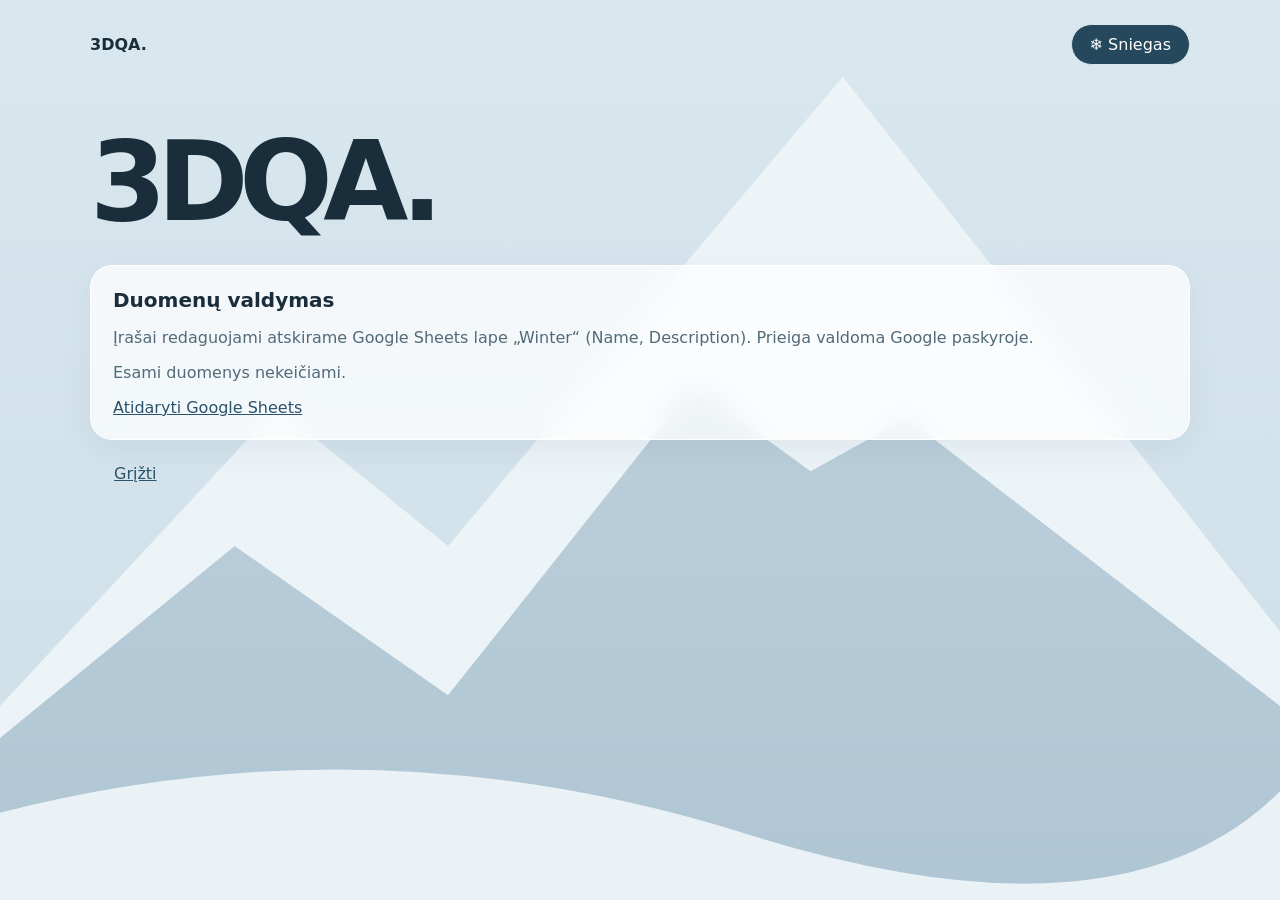
<file: winter-admin.html>
<!doctype html><html lang="lt"><head><meta charset="utf-8"><meta name="viewport" content="width=device-width,initial-scale=1"><meta name="theme-color" content="#e9eff2"><title>3DQA — Arctic</title><link rel="stylesheet" href="winter.css"></head><body><main><nav><strong>3DQA.</strong><button id="snowToggle">❄ Sniegas</button></nav><header><small>VALDYMAS</small><h1>3DQA.</h1></header><section class="card"><h2>Duomenų valdymas</h2><p>Įrašai redaguojami atskirame Google Sheets lape „Winter“ (Name, Description). Prieiga valdoma Google paskyroje.</p><p>Esami duomenys nekeičiami.</p><a href="https://sheets.google.com/">Atidaryti Google Sheets</a></section><footer><a href="winter-index.html">Grįžti</a></footer></main><script src="winter.js"></script></body></html>
</file>
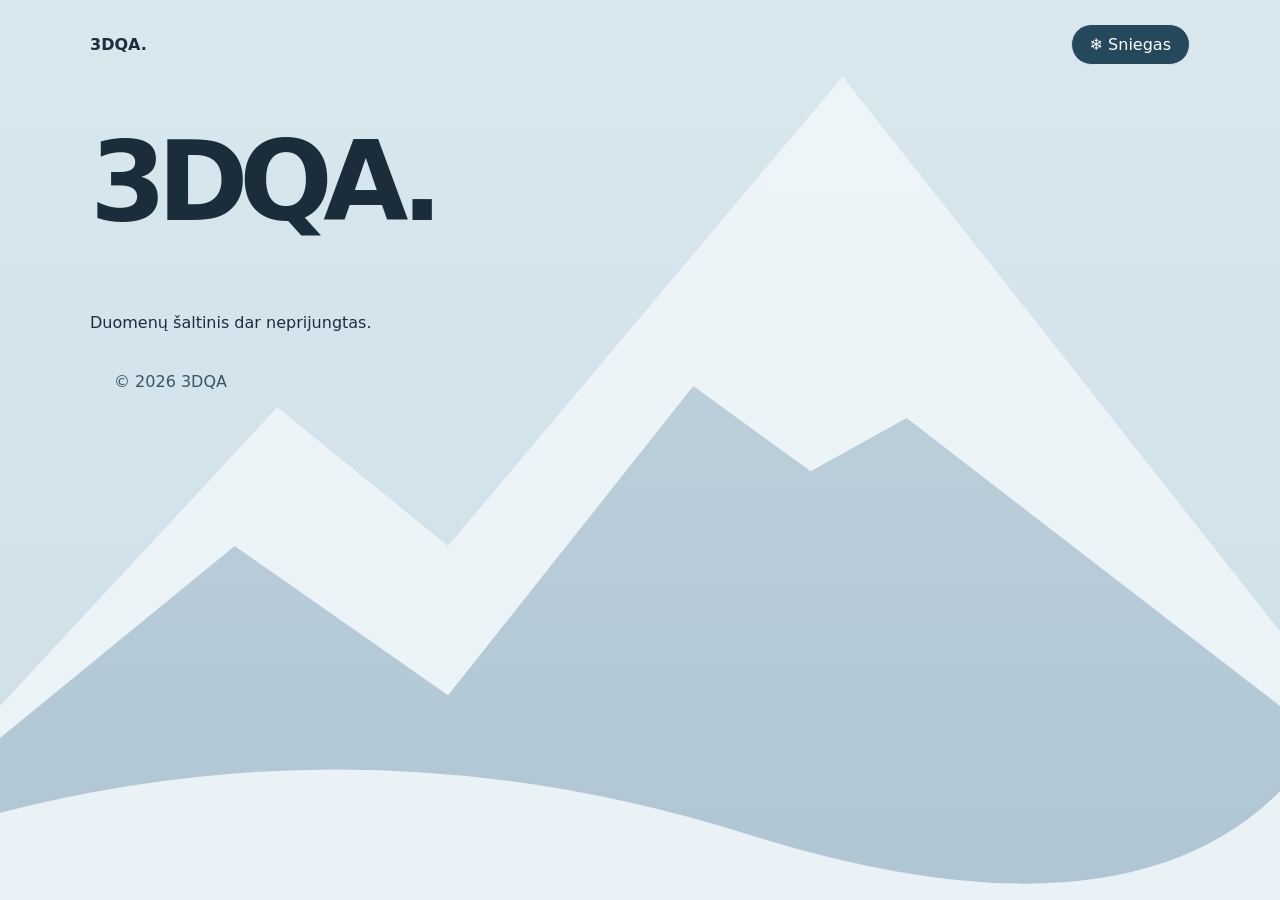
<file: winter-index.html>
<!doctype html><html lang="lt"><head><meta charset="utf-8"><meta name="viewport" content="width=device-width,initial-scale=1"><meta name="theme-color" content="#e9eff2"><title>3DQA — Arctic</title><link rel="stylesheet" href="winter.css"></head><body><main><nav><strong>3DQA.</strong><button id="snowToggle">❄ Sniegas</button></nav><header><svg viewBox="0 0 1000 300" preserveAspectRatio="xMidYMid slice" aria-hidden="true"><path fill="#a9c1cf" d="M0 250L200 100 340 230 550 45 730 210 870 60 1000 210V300H0Z"/><path fill="#f7fafb" d="M420 160L550 45 730 210 567 115 530 140 500 110Z M790 145L870 60 1000 210 880 120 850 145Z"/><path fill="#eaf2f6" d="M0 270Q300 220 600 265T1000 245V300H0Z"/></svg><h1>3DQA.</h1></header><section id="entries" class="grid"></section><p id="status" role="status"></p><footer>© 2026 3DQA</footer></main><script src="winter.js"></script><script>const SHEET_ID=''; const status=document.querySelector('#status');async function load(){if(!SHEET_ID){status.textContent='Duomenų šaltinis dar neprijungtas.';return}try{const r=await fetch('https://docs.google.com/spreadsheets/d/'+encodeURIComponent(SHEET_ID)+'/gviz/tq?tqx=out:json&headers=1&sheet=Winter');if(!r.ok)throw Error();const t=await r.text(),v=JSON.parse(t.slice(t.indexOf('{'),t.lastIndexOf('}')+1));const cards=document.querySelector('#entries');cards.replaceChildren();for(const row of v.table.rows){const name=row.c[0]?.v;if(!name)continue;const a=document.createElement('article');a.className='card';const h=document.createElement('h2');h.textContent=name;a.append(h);if(row.c[1]?.v){const p=document.createElement('p');p.textContent=row.c[1].v;a.append(p)}cards.append(a)}status.textContent=''}catch{status.textContent='Nepavyko įkelti duomenų.'}}load();</script></body></html>
</file>
<file: winter.css>
:root{color-scheme:light;--ink:#192d3b;--muted:#526a78;--blue:#2b536c}*{box-sizing:border-box}body{margin:0;font:16px system-ui,sans-serif;color:var(--ink);background:linear-gradient(140deg,#e5edf2,#f7fafb,#dce9f0);min-height:100vh}main{width:min(1100px,94%);margin:auto}nav{display:flex;align-items:center;justify-content:space-between;padding:24px 0;gap:10px}a{color:var(--blue)}button,input,textarea{font:inherit}button{cursor:pointer;border:1px solid #dbe5ea;border-radius:100px;padding:10px 18px;background:#25485d;color:white}input,textarea{width:100%;padding:12px;border:1px solid #b9cdd8;border-radius:12px;background:#f7fafb;color:inherit}header{border-radius:30px;padding:55px 35px;min-height:280px;background:linear-gradient(90deg,#edf5f8dd,transparent),linear-gradient(145deg,#dce9f0,#9fbccc);position:relative;overflow:hidden}header h1{font-size:clamp(64px,14vw,120px);letter-spacing:-.09em;margin:0;position:relative}header small{position:relative;letter-spacing:.2em}header svg{position:absolute;inset:0;width:100%;height:100%}.grid{display:grid;grid-template-columns:repeat(auto-fit,minmax(min(220px,100%),1fr));gap:16px;margin:24px 0}.card{background:#ffffffc9;border:1px solid white;border-radius:22px;padding:22px;box-shadow:0 10px 30px #25485d12;overflow-wrap:anywhere}.card h2{margin:0;font-size:20px}.card p{color:var(--muted);white-space:pre-wrap}footer{padding:24px;color:var(--muted)}.snow{position:fixed;inset:0;pointer-events:none;overflow:hidden;z-index:10}.snow i{position:absolute;top:-10px;border-radius:50%;background:white;animation:fall linear infinite}@keyframes fall{to{transform:translate(40px,110vh)}}@media(prefers-reduced-motion:reduce){.snow{display:none}}.row{display:grid;grid-template-columns:1fr 1fr auto;gap:8px;margin:12px 0}@media(max-width:600px){.row{grid-template-columns:1fr}header{padding:35px 20px}}
/* Full-screen Arctic landscape */
body{background:#e5edf2}body::before{content:"";position:fixed;inset:0;z-index:-1;background:linear-gradient(180deg,#edf5f880,#e7f0f540),url("data:image/svg+xml,%3Csvg xmlns='http://www.w3.org/2000/svg' viewBox='0 0 1200 900'%3E%3Crect width='1200' height='900' fill='%23c5d9e4'/%3E%3Cpath fill='%23edf4f8' d='M0 690L260 410 420 540 790 100 1200 620V900H0Z'/%3E%3Cpath fill='%239cb7c8' d='M0 720L220 540 420 680 650 390 760 470 850 420 1200 690V900H0Z'/%3E%3Cpath fill='%23eaf2f6' d='M0 790Q350 700 700 810T1200 770V900H0Z'/%3E%3C/svg%3E") center center/cover no-repeat;pointer-events:none}main{position:relative}header{background:none;border:0;box-shadow:none;border-radius:0;min-height:0;padding:38px 0 28px}header svg{display:none}header h1{font-size:clamp(56px,11vw,110px);line-height:1;letter-spacing:-.085em}header small{display:none}.card{backdrop-filter:blur(14px);background:#ffffffba;border:1px solid #ffffffd9}.snow[hidden]{display:none}button:focus-visible,a:focus-visible{outline:3px solid #31576b;outline-offset:4px}footer{color:#385564}@media(max-width:600px){header{padding:24px 0 18px}nav{padding:16px 0}.grid{gap:12px}}
</file>
